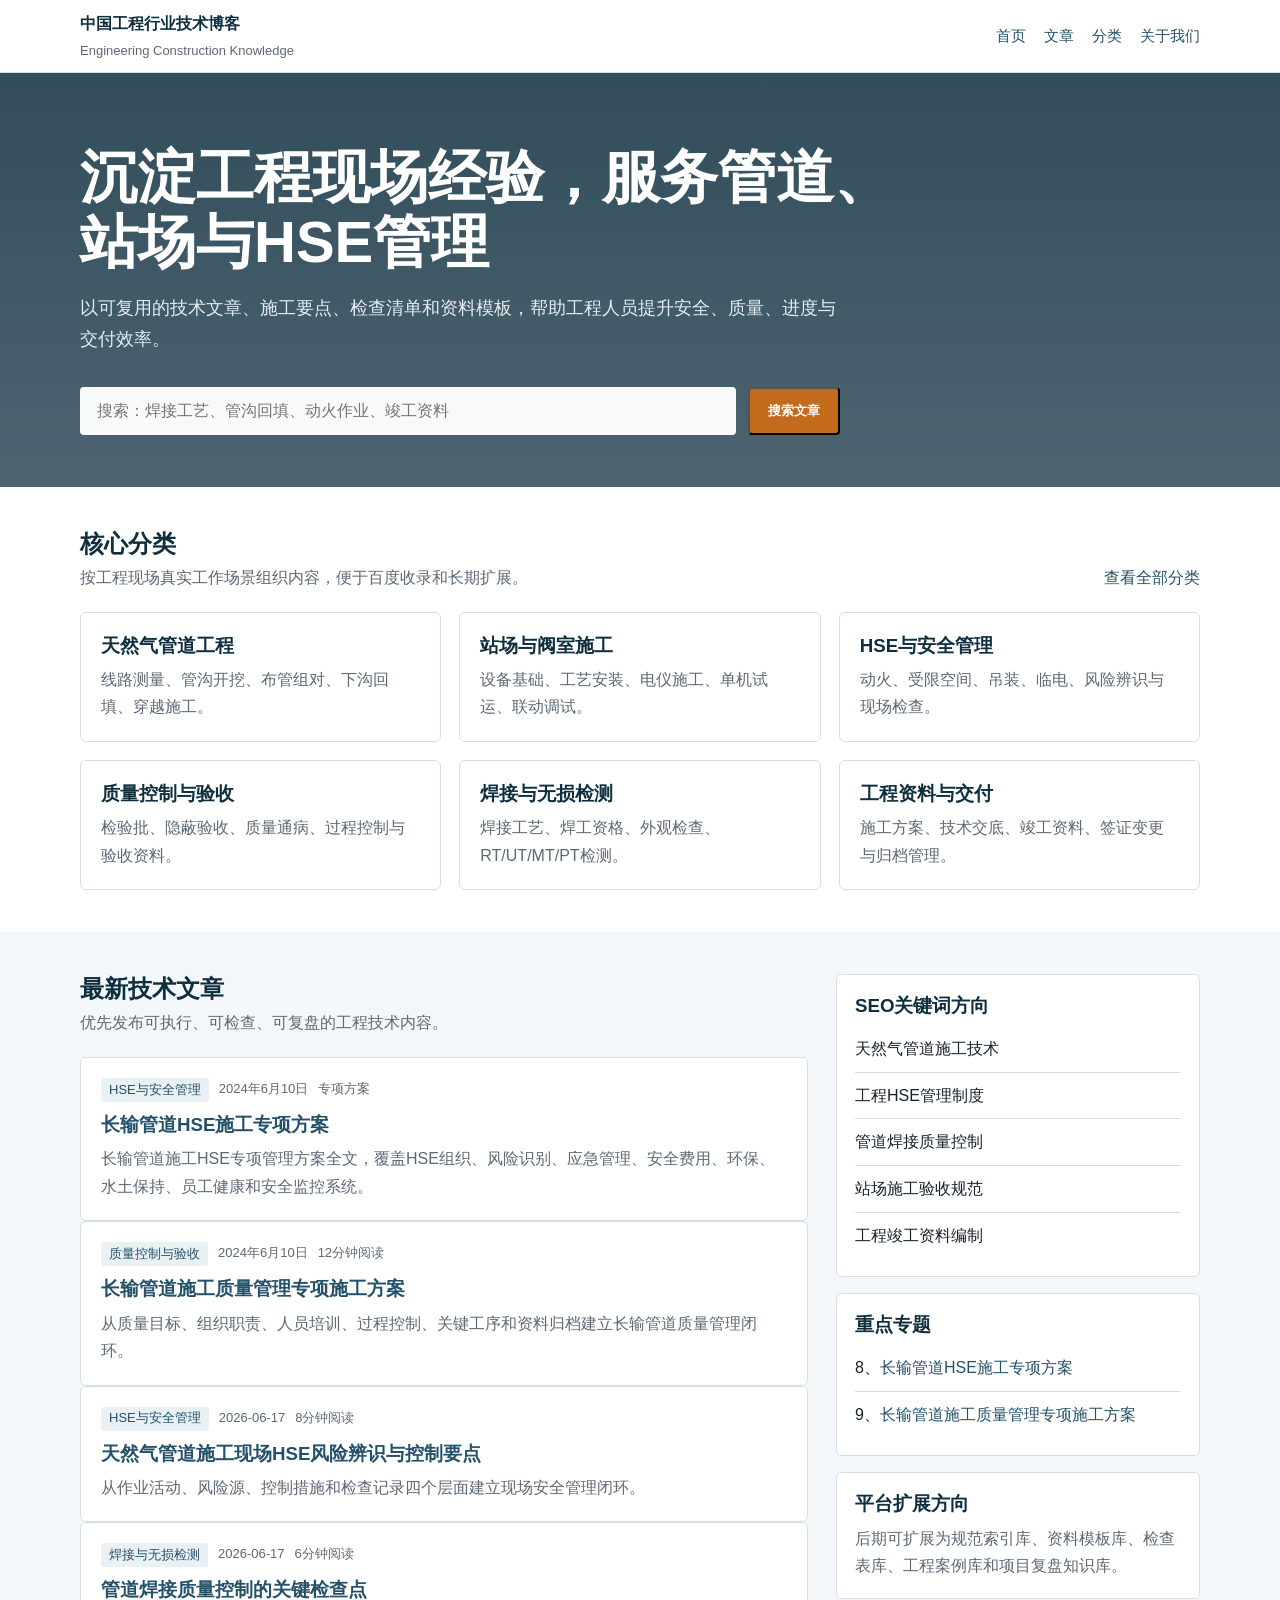
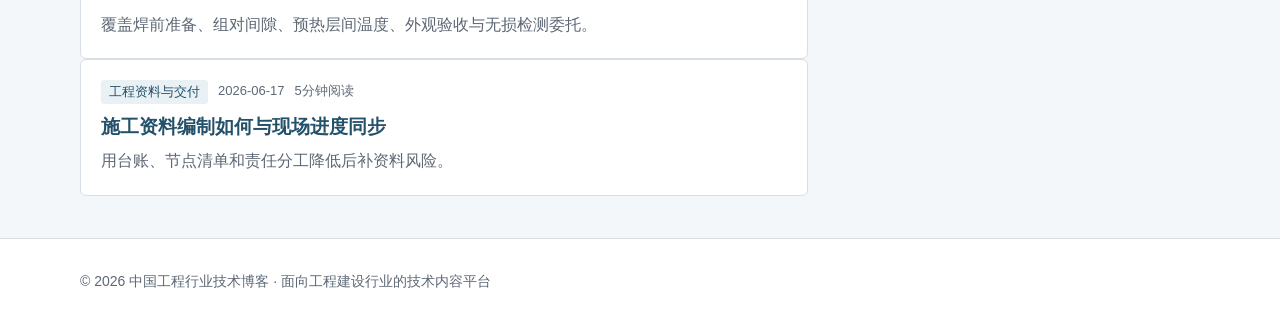
<file: index.html>
<!doctype html>
<html lang="zh-CN">
<head>
  <meta charset="utf-8">
  <meta name="viewport" content="width=device-width, initial-scale=1">
  <title>中国工程行业技术博客 - 管道工程、HSE、安全质量、焊接与资料管理</title>
  <meta name="description" content="面向中国工程建设行业的一线技术博客，覆盖天然气管道、站场施工、HSE安全管理、质量控制、焊接工程、资料编制与项目管理。">
  <meta name="keywords" content="中国工程行业技术博客,天然气管道施工,HSE管理,焊接工程,质量控制,站场施工,工程资料">
  <link rel="stylesheet" href="assets/style.css">
</head>
<body>
  <header class="site-header">
    <div class="wrap topbar">
      <a class="brand" href="index.html">中国工程行业技术博客<span>Engineering Construction Knowledge</span></a>
      <nav class="nav">
        <a href="index.html">首页</a>
        <a href="articles/index.html">文章</a>
        <a href="categories/index.html">分类</a>
        <a href="about.html">关于我们</a>
      </nav>
    </div>
  </header>

  <main>
    <section class="hero">
      <div class="wrap">
        <h1>沉淀工程现场经验，服务管道、站场与HSE管理</h1>
        <p>以可复用的技术文章、施工要点、检查清单和资料模板，帮助工程人员提升安全、质量、进度与交付效率。</p>
        <form class="search-strip" action="articles/index.html">
          <input name="q" placeholder="搜索：焊接工艺、管沟回填、动火作业、竣工资料">
          <button class="button" type="submit">搜索文章</button>
        </form>
      </div>
    </section>

    <section class="section">
      <div class="wrap section-title">
        <div>
          <h2>核心分类</h2>
          <p>按工程现场真实工作场景组织内容，便于百度收录和长期扩展。</p>
        </div>
        <a href="categories/index.html">查看全部分类</a>
      </div>
      <div class="wrap grid">
        <article class="card"><h3>天然气管道工程</h3><p>线路测量、管沟开挖、布管组对、下沟回填、穿越施工。</p></article>
        <article class="card"><h3>站场与阀室施工</h3><p>设备基础、工艺安装、电仪施工、单机试运、联动调试。</p></article>
        <article class="card"><h3>HSE与安全管理</h3><p>动火、受限空间、吊装、临电、风险辨识与现场检查。</p></article>
        <article class="card"><h3>质量控制与验收</h3><p>检验批、隐蔽验收、质量通病、过程控制与验收资料。</p></article>
        <article class="card"><h3>焊接与无损检测</h3><p>焊接工艺、焊工资格、外观检查、RT/UT/MT/PT检测。</p></article>
        <article class="card"><h3>工程资料与交付</h3><p>施工方案、技术交底、竣工资料、签证变更与归档管理。</p></article>
      </div>
    </section>

    <section class="section band">
      <div class="wrap two-col">
        <div>
          <div class="section-title">
            <div>
              <h2>最新技术文章</h2>
              <p>优先发布可执行、可检查、可复盘的工程技术内容。</p>
            </div>
          </div>
          <article class="article-card">
            <div class="meta"><span class="tag">HSE与安全管理</span><span>2024年6月10日</span><span>专项方案</span></div>
            <h3><a href="articles/long-distance-pipeline-hse-special-plan.html">长输管道HSE施工专项方案</a></h3>
            <p>长输管道施工HSE专项管理方案全文，覆盖HSE组织、风险识别、应急管理、安全费用、环保、水土保持、员工健康和安全监控系统。</p>
          </article>
          <article class="article-card">
            <div class="meta"><span class="tag">质量控制与验收</span><span>2024年6月10日</span><span>12分钟阅读</span></div>
            <h3><a href="articles/long-distance-pipeline-quality-management-plan.html">长输管道施工质量管理专项施工方案</a></h3>
            <p>从质量目标、组织职责、人员培训、过程控制、关键工序和资料归档建立长输管道质量管理闭环。</p>
          </article>
          <article class="article-card">
            <div class="meta"><span class="tag">HSE与安全管理</span><span>2026-06-17</span><span>8分钟阅读</span></div>
            <h3><a href="articles/hse-risk-control.html">天然气管道施工现场HSE风险辨识与控制要点</a></h3>
            <p>从作业活动、风险源、控制措施和检查记录四个层面建立现场安全管理闭环。</p>
          </article>
          <article class="article-card">
            <div class="meta"><span class="tag">焊接与无损检测</span><span>2026-06-17</span><span>6分钟阅读</span></div>
            <h3><a href="articles/welding-quality.html">管道焊接质量控制的关键检查点</a></h3>
            <p>覆盖焊前准备、组对间隙、预热层间温度、外观验收与无损检测委托。</p>
          </article>
          <article class="article-card">
            <div class="meta"><span class="tag">工程资料与交付</span><span>2026-06-17</span><span>5分钟阅读</span></div>
            <h3><a href="articles/project-documents.html">施工资料编制如何与现场进度同步</a></h3>
            <p>用台账、节点清单和责任分工降低后补资料风险。</p>
          </article>
        </div>
        <aside>
          <div class="sidebox">
            <h3>SEO关键词方向</h3>
            <ul class="link-list">
              <li>天然气管道施工技术</li>
              <li>工程HSE管理制度</li>
              <li>管道焊接质量控制</li>
              <li>站场施工验收规范</li>
              <li>工程竣工资料编制</li>
            </ul>
          </div>
          <div class="sidebox">
            <h3>重点专题</h3>
            <ul class="link-list">
              <li>8、<a href="articles/long-distance-pipeline-hse-special-plan.html">长输管道HSE施工专项方案</a></li>
              <li>9、<a href="articles/long-distance-pipeline-quality-management-plan.html">长输管道施工质量管理专项施工方案</a></li>
            </ul>
          </div>
          <div class="sidebox">
            <h3>平台扩展方向</h3>
            <p>后期可扩展为规范索引库、资料模板库、检查表库、工程案例库和项目复盘知识库。</p>
          </div>
        </aside>
      </div>
    </section>
  </main>

  <footer class="footer">
    <div class="wrap">© 2026 中国工程行业技术博客 · 面向工程建设行业的技术内容平台</div>
  </footer>
</body>
</html>
</file>
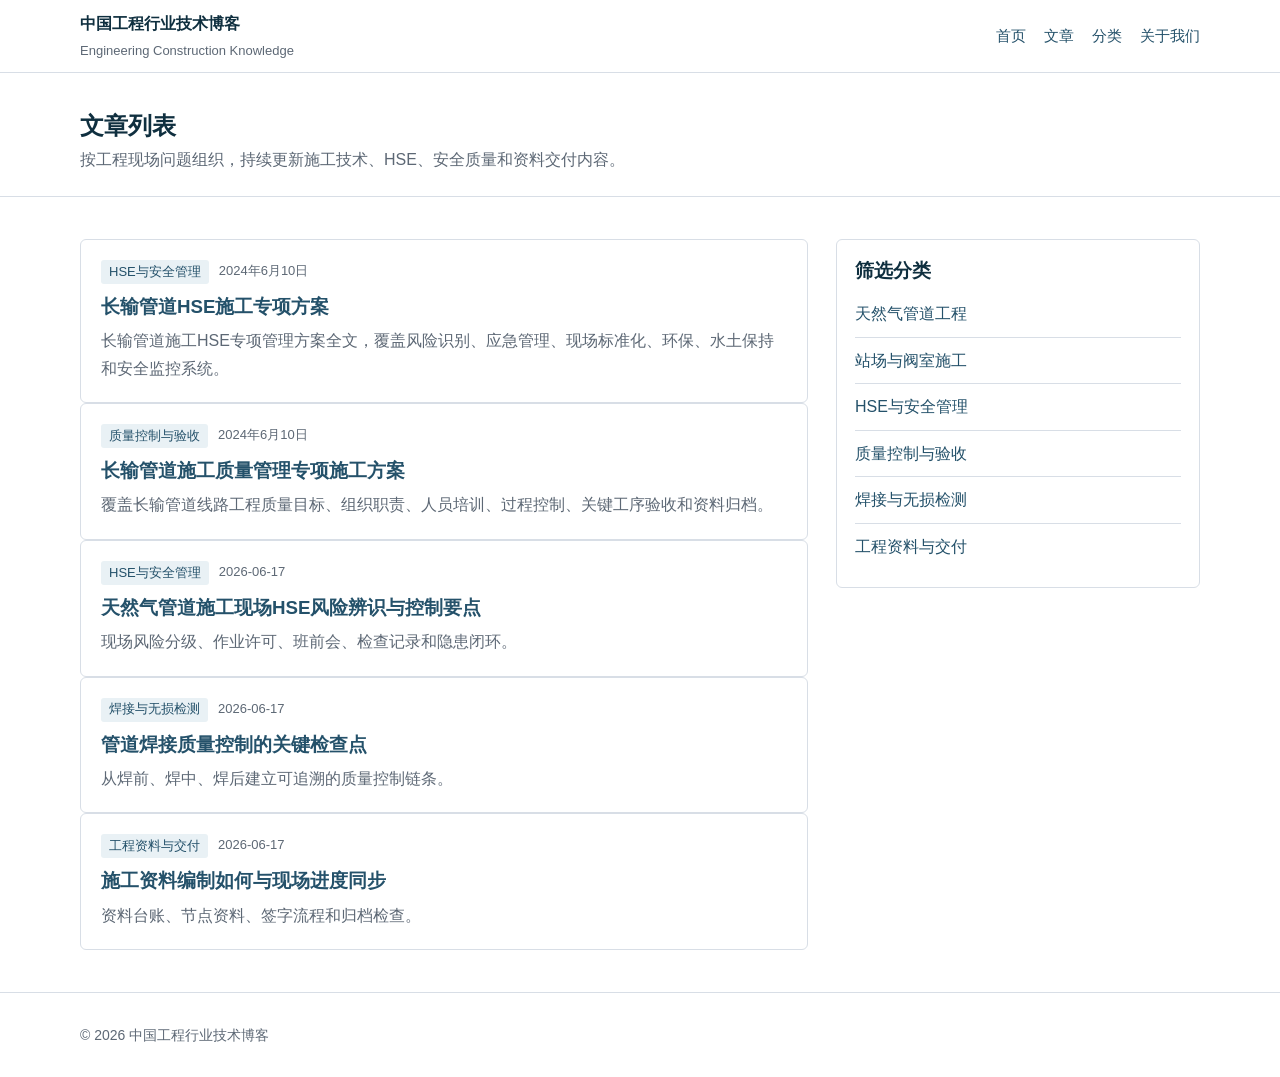
<file: articles/index.html>
<!doctype html>
<html lang="zh-CN">
<head>
  <meta charset="utf-8">
  <meta name="viewport" content="width=device-width, initial-scale=1">
  <title>文章列表 - 中国工程行业技术博客</title>
  <meta name="description" content="中国工程建设行业技术文章列表，覆盖管道施工、站场施工、HSE、安全管理、质量控制、焊接工程和资料编制。">
  <link rel="stylesheet" href="../assets/style.css">
</head>
<body>
  <header class="site-header">
    <div class="wrap topbar">
      <a class="brand" href="../index.html">中国工程行业技术博客<span>Engineering Construction Knowledge</span></a>
      <nav class="nav"><a href="../index.html">首页</a><a href="index.html">文章</a><a href="../categories/index.html">分类</a><a href="../about.html">关于我们</a></nav>
    </div>
  </header>
  <main>
    <section class="page-title"><div class="wrap"><h1>文章列表</h1><p>按工程现场问题组织，持续更新施工技术、HSE、安全质量和资料交付内容。</p></div></section>
    <section class="section">
      <div class="wrap two-col">
        <div>
          <article class="article-card"><div class="meta"><span class="tag">HSE与安全管理</span><span>2024年6月10日</span></div><h3><a href="long-distance-pipeline-hse-special-plan.html">长输管道HSE施工专项方案</a></h3><p>长输管道施工HSE专项管理方案全文，覆盖风险识别、应急管理、现场标准化、环保、水土保持和安全监控系统。</p></article>
          <article class="article-card"><div class="meta"><span class="tag">质量控制与验收</span><span>2024年6月10日</span></div><h3><a href="long-distance-pipeline-quality-management-plan.html">长输管道施工质量管理专项施工方案</a></h3><p>覆盖长输管道线路工程质量目标、组织职责、人员培训、过程控制、关键工序验收和资料归档。</p></article>
          <article class="article-card"><div class="meta"><span class="tag">HSE与安全管理</span><span>2026-06-17</span></div><h3><a href="hse-risk-control.html">天然气管道施工现场HSE风险辨识与控制要点</a></h3><p>现场风险分级、作业许可、班前会、检查记录和隐患闭环。</p></article>
          <article class="article-card"><div class="meta"><span class="tag">焊接与无损检测</span><span>2026-06-17</span></div><h3><a href="welding-quality.html">管道焊接质量控制的关键检查点</a></h3><p>从焊前、焊中、焊后建立可追溯的质量控制链条。</p></article>
          <article class="article-card"><div class="meta"><span class="tag">工程资料与交付</span><span>2026-06-17</span></div><h3><a href="project-documents.html">施工资料编制如何与现场进度同步</a></h3><p>资料台账、节点资料、签字流程和归档检查。</p></article>
        </div>
        <aside>
          <div class="sidebox"><h3>筛选分类</h3><ul class="link-list"><li><a href="../categories/index.html#pipeline">天然气管道工程</a></li><li><a href="../categories/index.html#station">站场与阀室施工</a></li><li><a href="../categories/index.html#hse">HSE与安全管理</a></li><li><a href="../categories/index.html#quality">质量控制与验收</a></li><li><a href="../categories/index.html#welding">焊接与无损检测</a></li><li><a href="../categories/index.html#docs">工程资料与交付</a></li></ul></div>
        </aside>
      </div>
    </section>
  </main>
  <footer class="footer"><div class="wrap">© 2026 中国工程行业技术博客</div></footer>
</body>
</html>
</file>
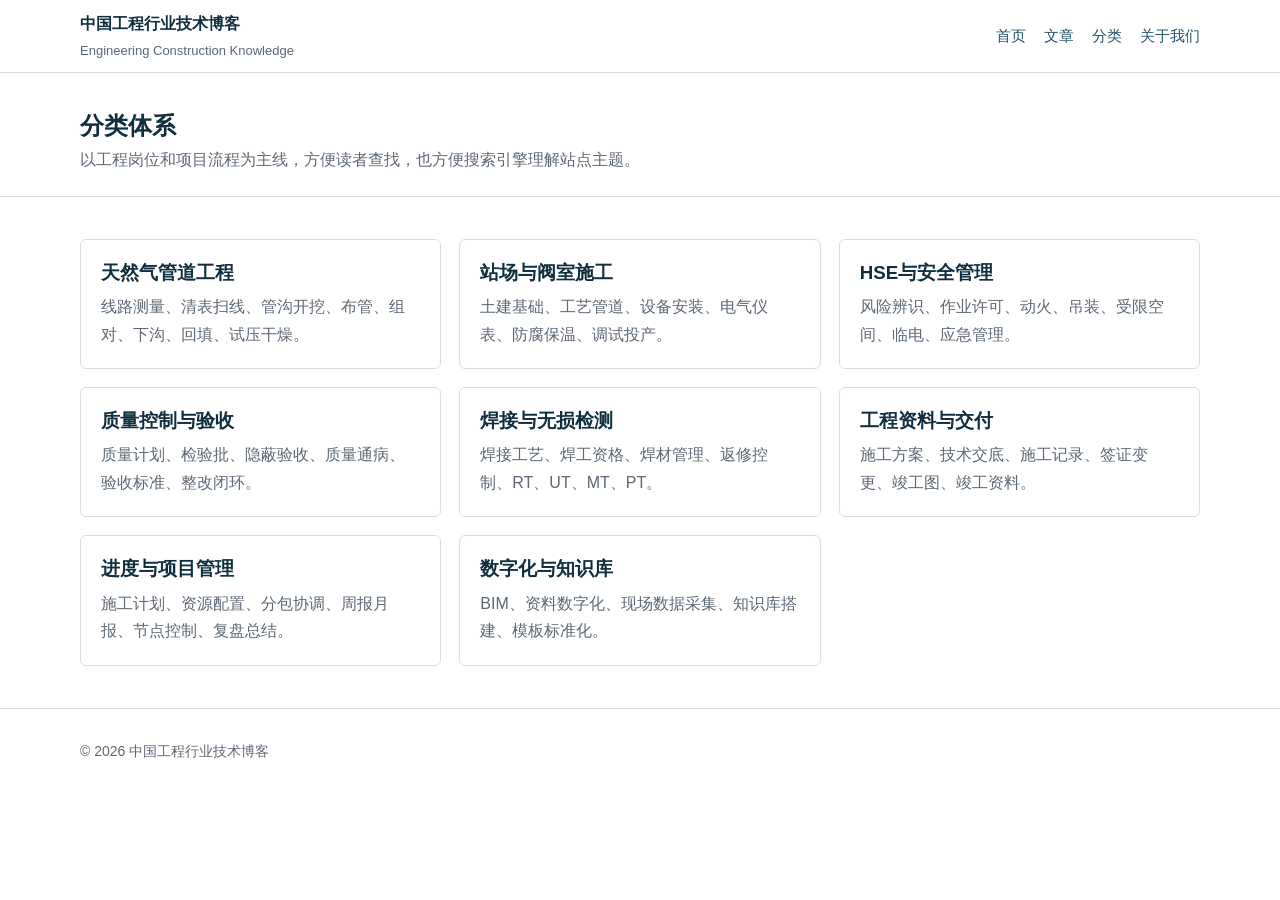
<file: categories/index.html>
<!doctype html>
<html lang="zh-CN">
<head>
  <meta charset="utf-8">
  <meta name="viewport" content="width=device-width, initial-scale=1">
  <title>文章分类 - 中国工程行业技术博客</title>
  <meta name="description" content="中国工程行业技术博客分类体系，覆盖天然气管道、站场施工、HSE、安全管理、质量控制、焊接工程、工程资料等方向。">
  <link rel="stylesheet" href="../assets/style.css">
</head>
<body>
  <header class="site-header"><div class="wrap topbar"><a class="brand" href="../index.html">中国工程行业技术博客<span>Engineering Construction Knowledge</span></a><nav class="nav"><a href="../index.html">首页</a><a href="../articles/index.html">文章</a><a href="index.html">分类</a><a href="../about.html">关于我们</a></nav></div></header>
  <main>
    <section class="page-title"><div class="wrap"><h1>分类体系</h1><p>以工程岗位和项目流程为主线，方便读者查找，也方便搜索引擎理解站点主题。</p></div></section>
    <section class="section"><div class="wrap grid">
      <article id="pipeline" class="card"><h3>天然气管道工程</h3><p>线路测量、清表扫线、管沟开挖、布管、组对、下沟、回填、试压干燥。</p></article>
      <article id="station" class="card"><h3>站场与阀室施工</h3><p>土建基础、工艺管道、设备安装、电气仪表、防腐保温、调试投产。</p></article>
      <article id="hse" class="card"><h3>HSE与安全管理</h3><p>风险辨识、作业许可、动火、吊装、受限空间、临电、应急管理。</p></article>
      <article id="quality" class="card"><h3>质量控制与验收</h3><p>质量计划、检验批、隐蔽验收、质量通病、验收标准、整改闭环。</p></article>
      <article id="welding" class="card"><h3>焊接与无损检测</h3><p>焊接工艺、焊工资格、焊材管理、返修控制、RT、UT、MT、PT。</p></article>
      <article id="docs" class="card"><h3>工程资料与交付</h3><p>施工方案、技术交底、施工记录、签证变更、竣工图、竣工资料。</p></article>
      <article id="schedule" class="card"><h3>进度与项目管理</h3><p>施工计划、资源配置、分包协调、周报月报、节点控制、复盘总结。</p></article>
      <article id="digital" class="card"><h3>数字化与知识库</h3><p>BIM、资料数字化、现场数据采集、知识库搭建、模板标准化。</p></article>
    </div></section>
  </main>
  <footer class="footer"><div class="wrap">© 2026 中国工程行业技术博客</div></footer>
</body>
</html>
</file>
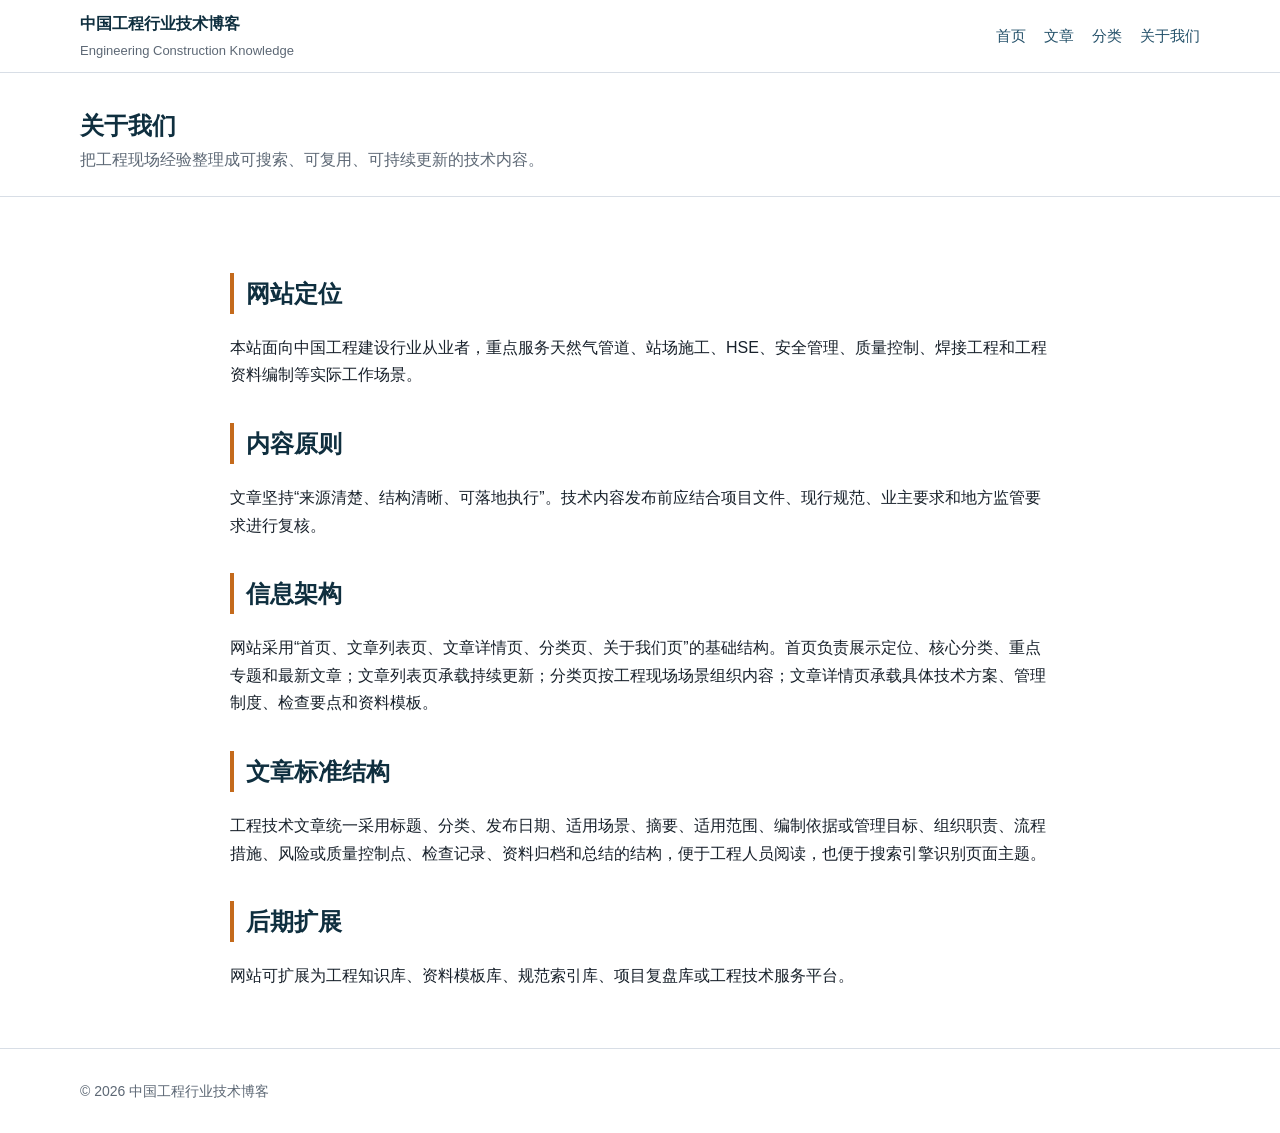
<file: about.html>
<!doctype html>
<html lang="zh-CN">
<head>
  <meta charset="utf-8">
  <meta name="viewport" content="width=device-width, initial-scale=1">
  <title>关于我们 - 中国工程行业技术博客</title>
  <meta name="description" content="中国工程行业技术博客专注工程建设行业技术经验沉淀，服务管道工程、站场施工、HSE、安全质量、焊接与资料管理。">
  <link rel="stylesheet" href="assets/style.css">
</head>
<body>
  <header class="site-header"><div class="wrap topbar"><a class="brand" href="index.html">中国工程行业技术博客<span>Engineering Construction Knowledge</span></a><nav class="nav"><a href="index.html">首页</a><a href="articles/index.html">文章</a><a href="categories/index.html">分类</a><a href="about.html">关于我们</a></nav></div></header>
  <main>
    <section class="page-title"><div class="wrap"><h1>关于我们</h1><p>把工程现场经验整理成可搜索、可复用、可持续更新的技术内容。</p></div></section>
    <section class="section"><div class="wrap article">
      <h2>网站定位</h2><p>本站面向中国工程建设行业从业者，重点服务天然气管道、站场施工、HSE、安全管理、质量控制、焊接工程和工程资料编制等实际工作场景。</p>
      <h2>内容原则</h2><p>文章坚持“来源清楚、结构清晰、可落地执行”。技术内容发布前应结合项目文件、现行规范、业主要求和地方监管要求进行复核。</p>
      <h2>信息架构</h2><p>网站采用“首页、文章列表页、文章详情页、分类页、关于我们页”的基础结构。首页负责展示定位、核心分类、重点专题和最新文章；文章列表页承载持续更新；分类页按工程现场场景组织内容；文章详情页承载具体技术方案、管理制度、检查要点和资料模板。</p>
      <h2>文章标准结构</h2><p>工程技术文章统一采用标题、分类、发布日期、适用场景、摘要、适用范围、编制依据或管理目标、组织职责、流程措施、风险或质量控制点、检查记录、资料归档和总结的结构，便于工程人员阅读，也便于搜索引擎识别页面主题。</p>
      <h2>后期扩展</h2><p>网站可扩展为工程知识库、资料模板库、规范索引库、项目复盘库或工程技术服务平台。</p>
    </div></section>
  </main>
  <footer class="footer"><div class="wrap">© 2026 中国工程行业技术博客</div></footer>
</body>
</html>
</file>
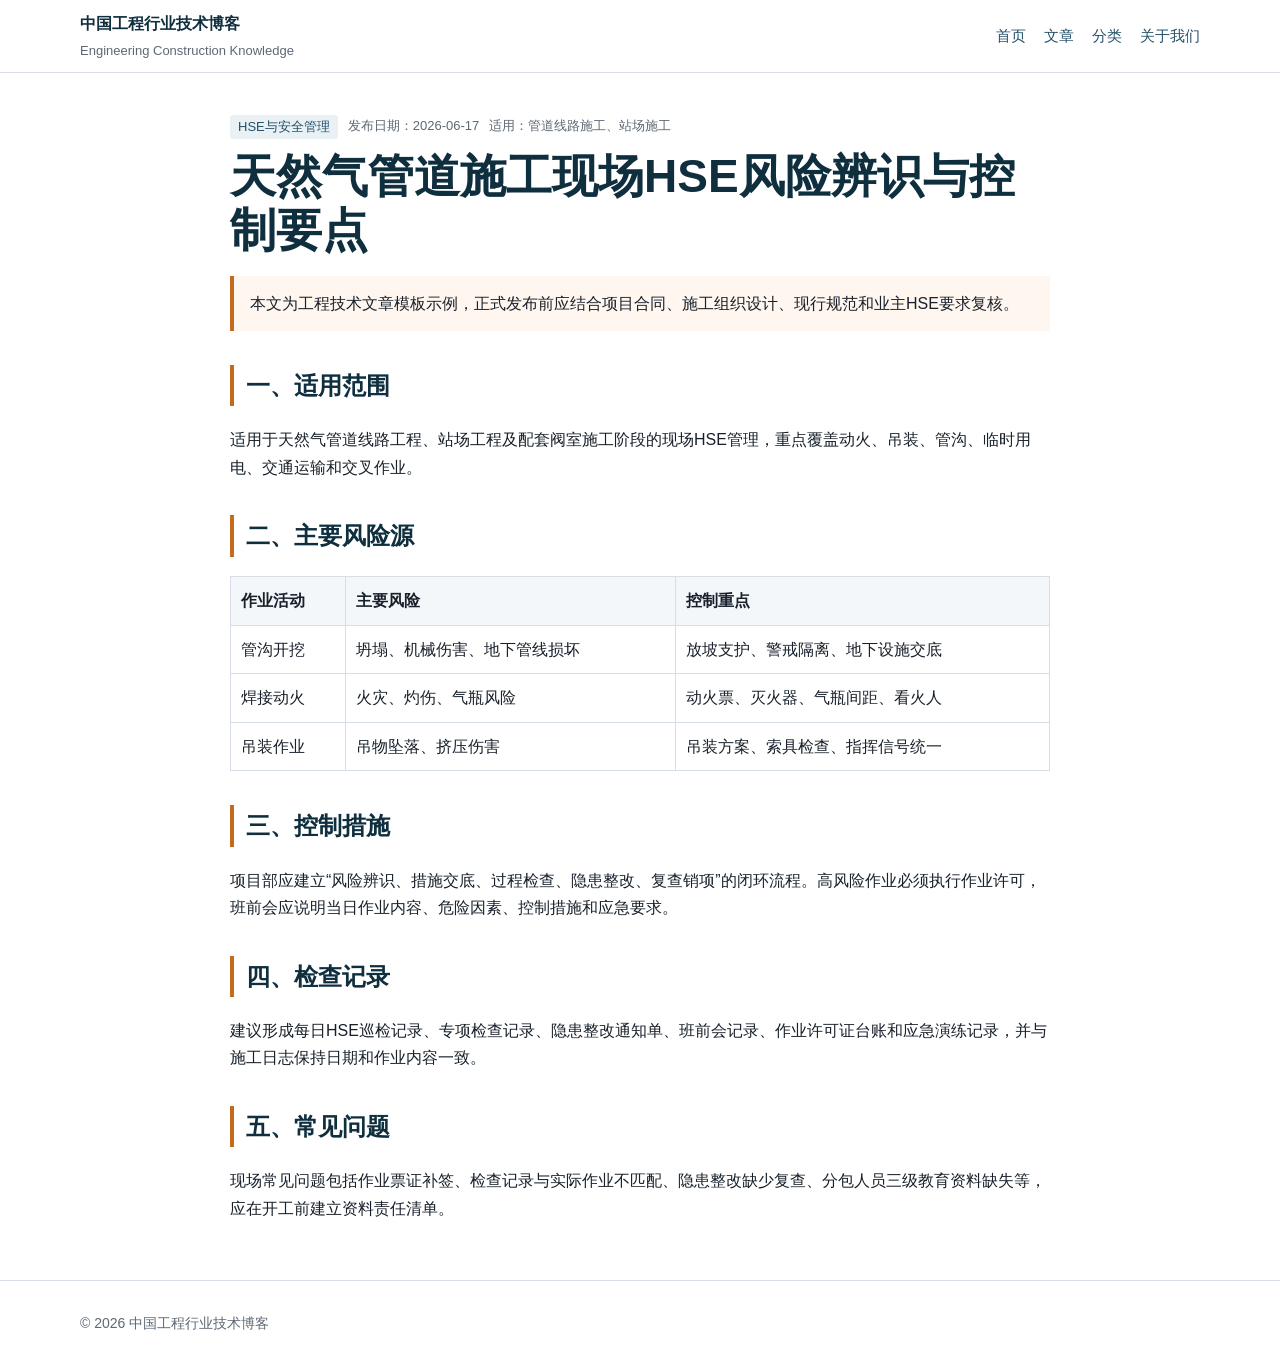
<file: articles/hse-risk-control.html>
<!doctype html>
<html lang="zh-CN">
<head>
  <meta charset="utf-8">
  <meta name="viewport" content="width=device-width, initial-scale=1">
  <title>天然气管道施工现场HSE风险辨识与控制要点</title>
  <meta name="description" content="天然气管道施工现场HSE风险辨识与控制要点，覆盖风险源、控制措施、检查记录和隐患闭环。">
  <link rel="stylesheet" href="../assets/style.css">
</head>
<body>
  <header class="site-header"><div class="wrap topbar"><a class="brand" href="../index.html">中国工程行业技术博客<span>Engineering Construction Knowledge</span></a><nav class="nav"><a href="../index.html">首页</a><a href="index.html">文章</a><a href="../categories/index.html">分类</a><a href="../about.html">关于我们</a></nav></div></header>
  <main class="section">
    <article class="wrap article">
      <div class="meta"><span class="tag">HSE与安全管理</span><span>发布日期：2026-06-17</span><span>适用：管道线路施工、站场施工</span></div>
      <h1>天然气管道施工现场HSE风险辨识与控制要点</h1>
      <p class="notice">本文为工程技术文章模板示例，正式发布前应结合项目合同、施工组织设计、现行规范和业主HSE要求复核。</p>
      <h2>一、适用范围</h2>
      <p>适用于天然气管道线路工程、站场工程及配套阀室施工阶段的现场HSE管理，重点覆盖动火、吊装、管沟、临时用电、交通运输和交叉作业。</p>
      <h2>二、主要风险源</h2>
      <table><tr><th>作业活动</th><th>主要风险</th><th>控制重点</th></tr><tr><td>管沟开挖</td><td>坍塌、机械伤害、地下管线损坏</td><td>放坡支护、警戒隔离、地下设施交底</td></tr><tr><td>焊接动火</td><td>火灾、灼伤、气瓶风险</td><td>动火票、灭火器、气瓶间距、看火人</td></tr><tr><td>吊装作业</td><td>吊物坠落、挤压伤害</td><td>吊装方案、索具检查、指挥信号统一</td></tr></table>
      <h2>三、控制措施</h2>
      <p>项目部应建立“风险辨识、措施交底、过程检查、隐患整改、复查销项”的闭环流程。高风险作业必须执行作业许可，班前会应说明当日作业内容、危险因素、控制措施和应急要求。</p>
      <h2>四、检查记录</h2>
      <p>建议形成每日HSE巡检记录、专项检查记录、隐患整改通知单、班前会记录、作业许可证台账和应急演练记录，并与施工日志保持日期和作业内容一致。</p>
      <h2>五、常见问题</h2>
      <p>现场常见问题包括作业票证补签、检查记录与实际作业不匹配、隐患整改缺少复查、分包人员三级教育资料缺失等，应在开工前建立资料责任清单。</p>
    </article>
  </main>
  <footer class="footer"><div class="wrap">© 2026 中国工程行业技术博客</div></footer>
</body>
</html>
</file>
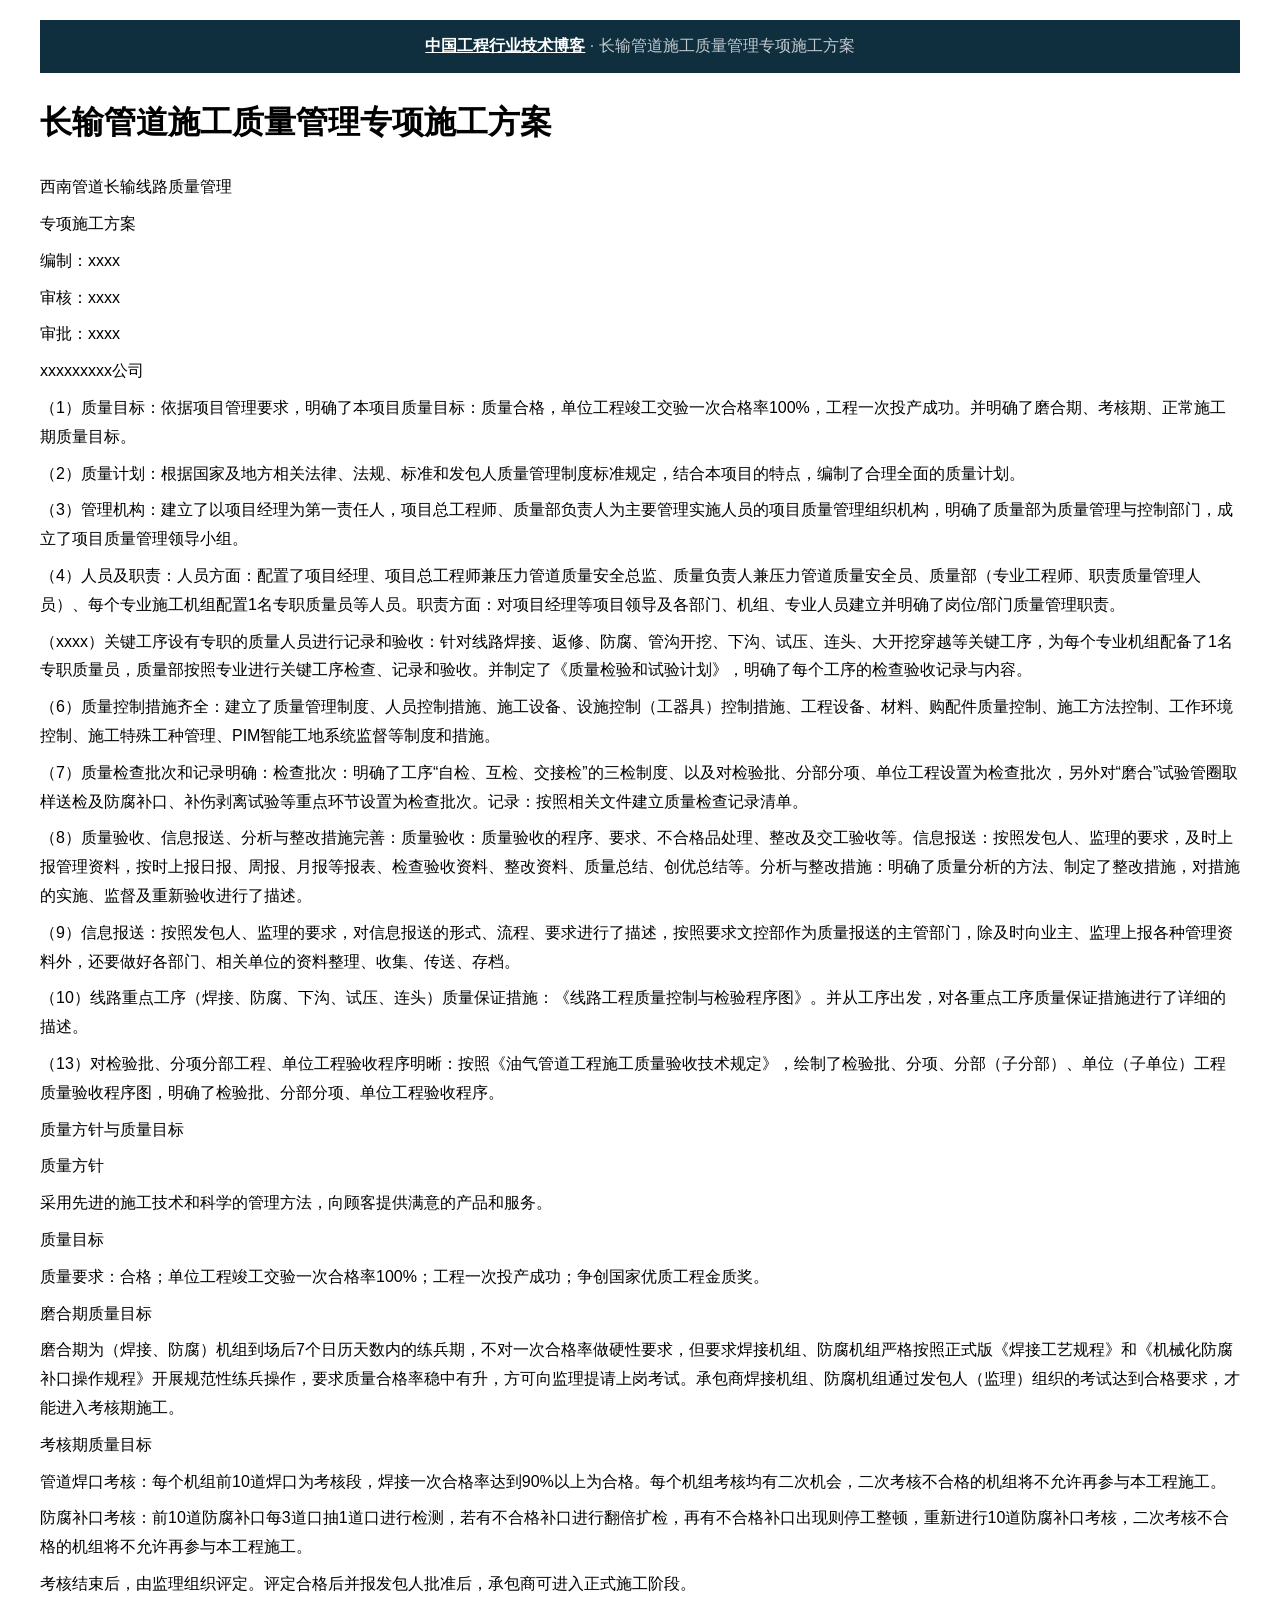
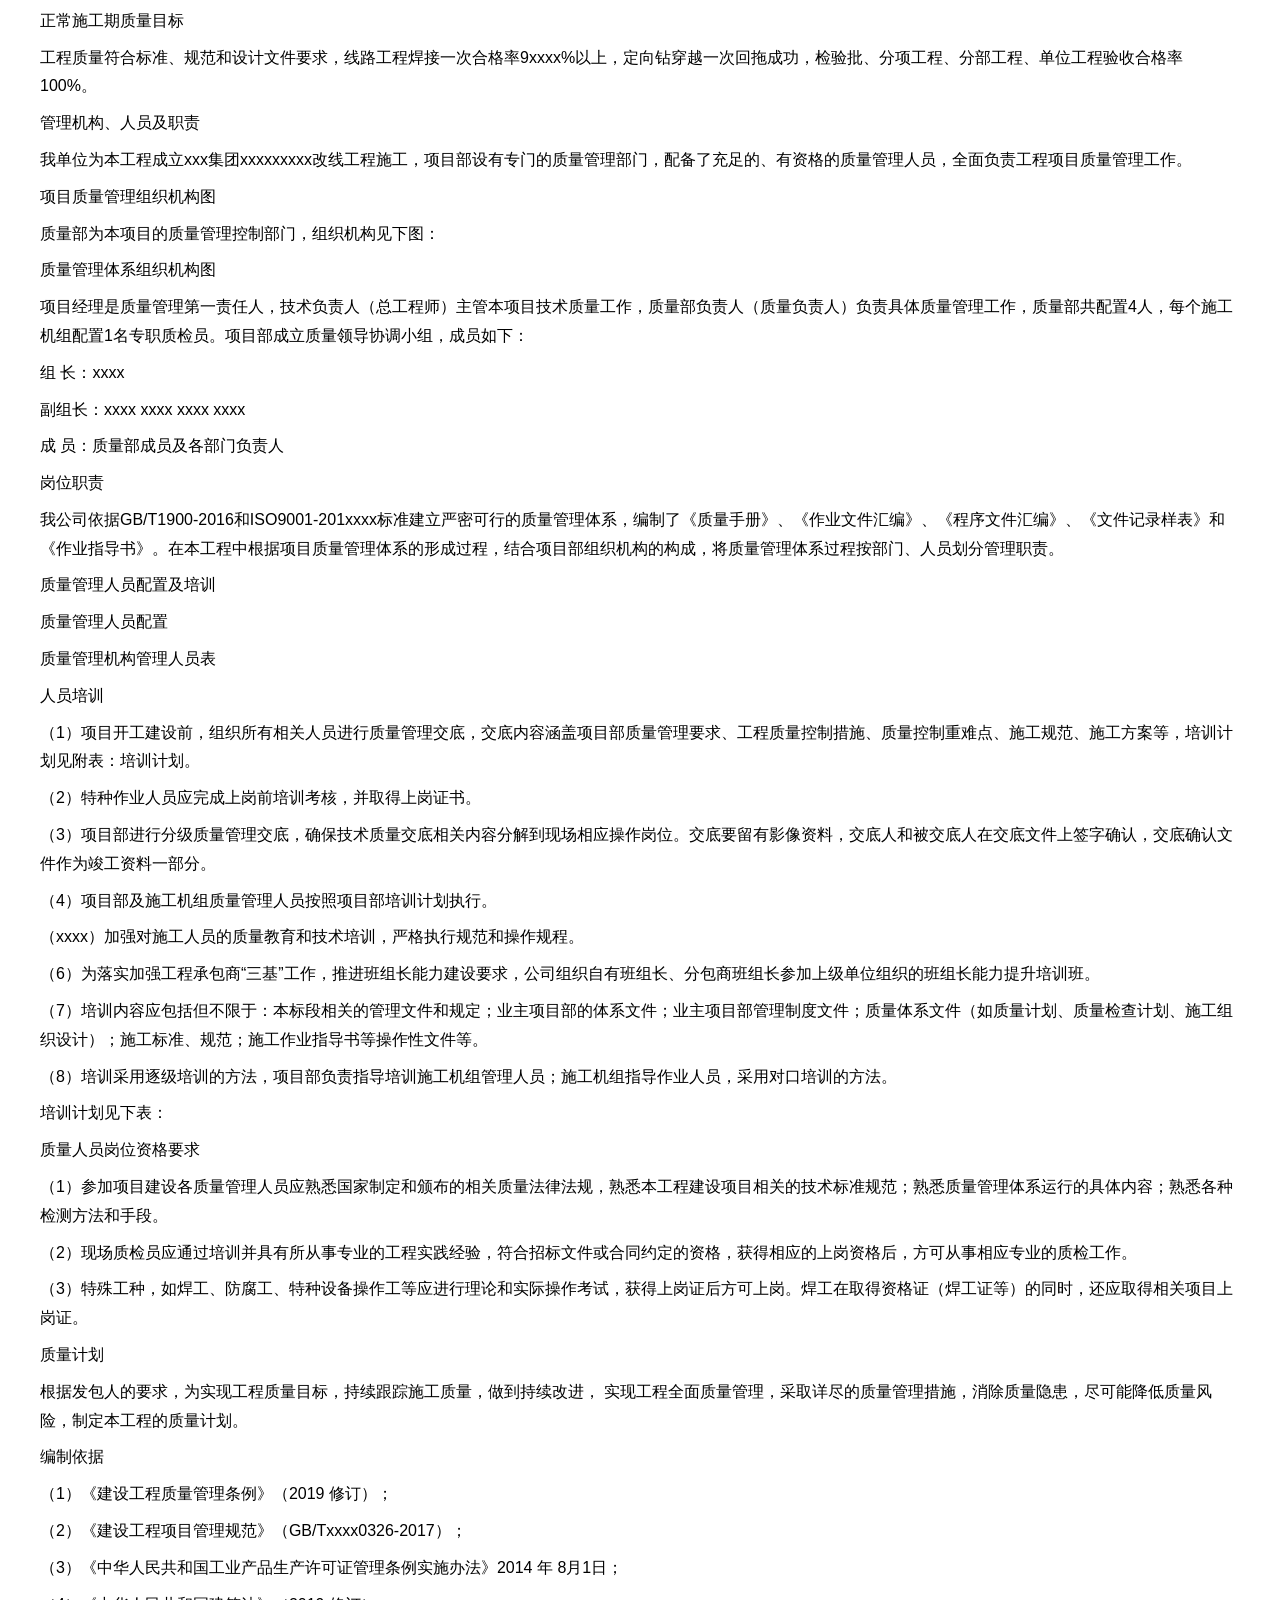
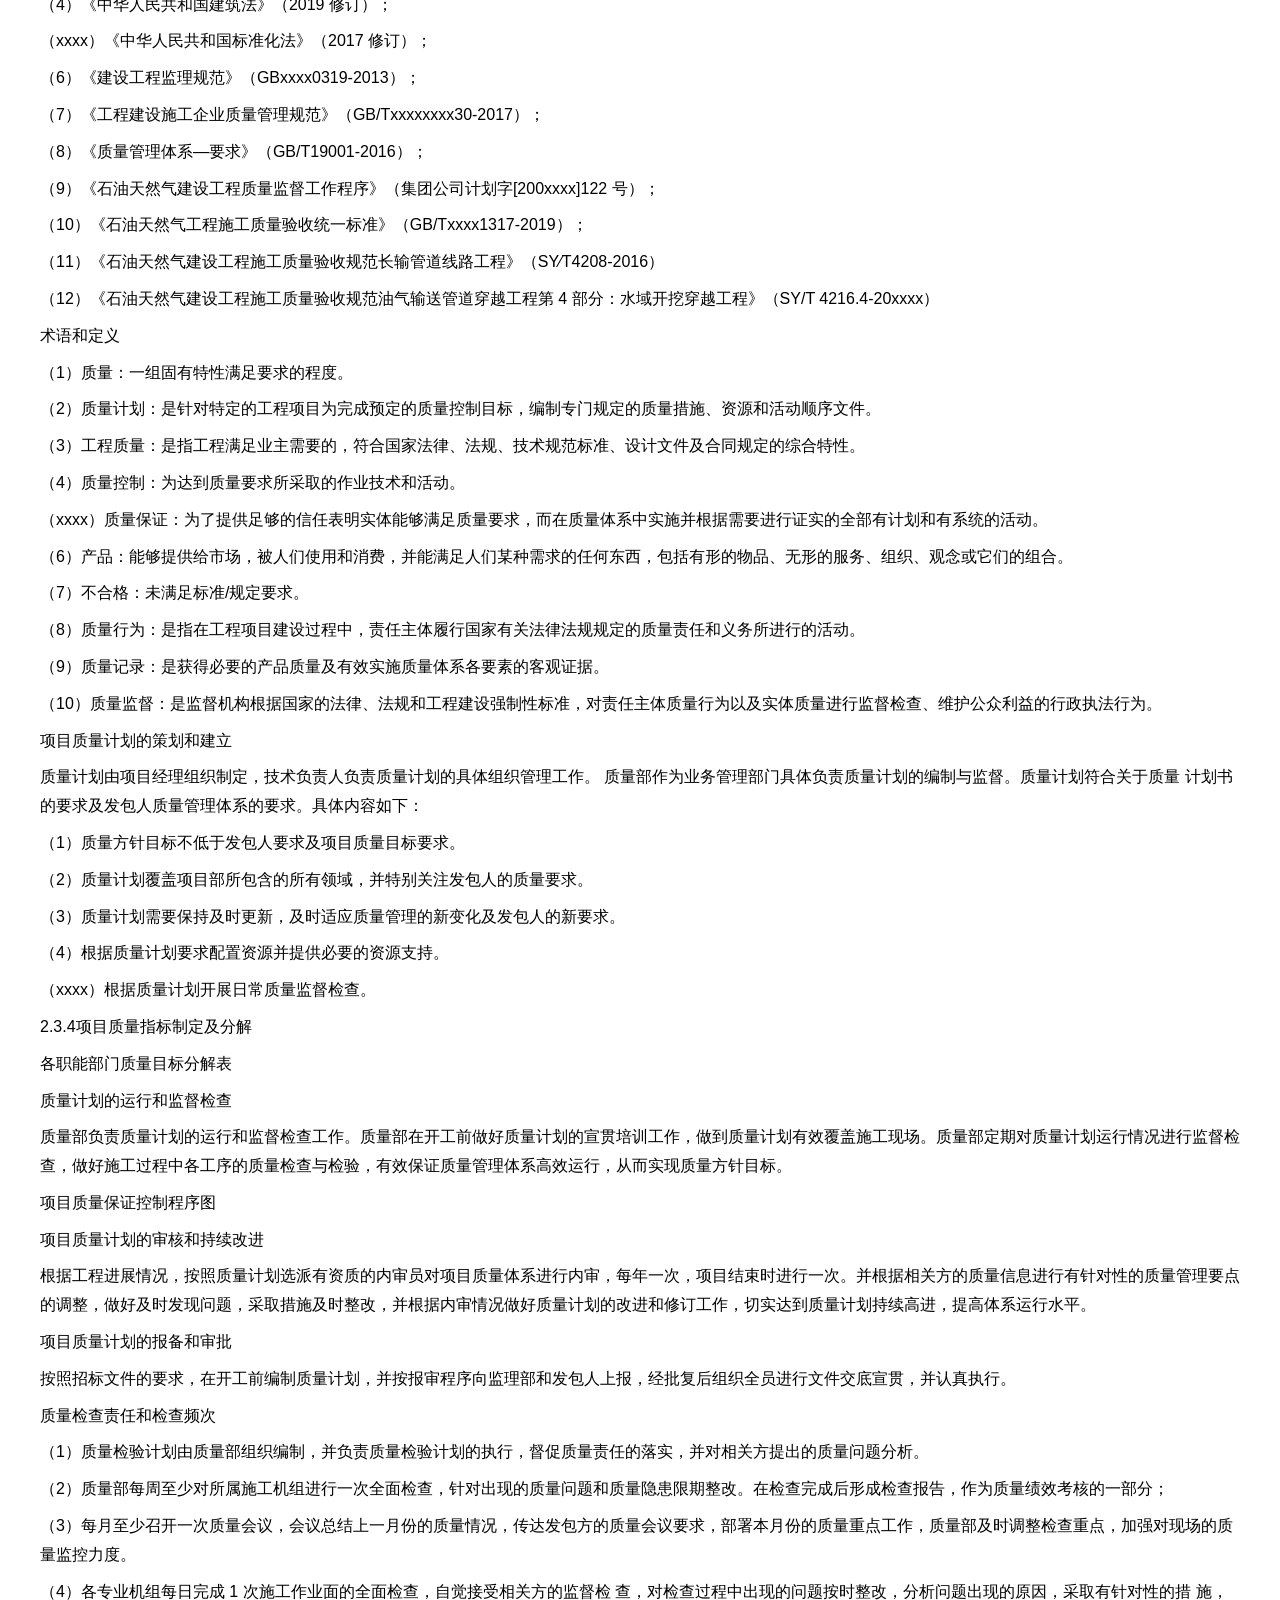
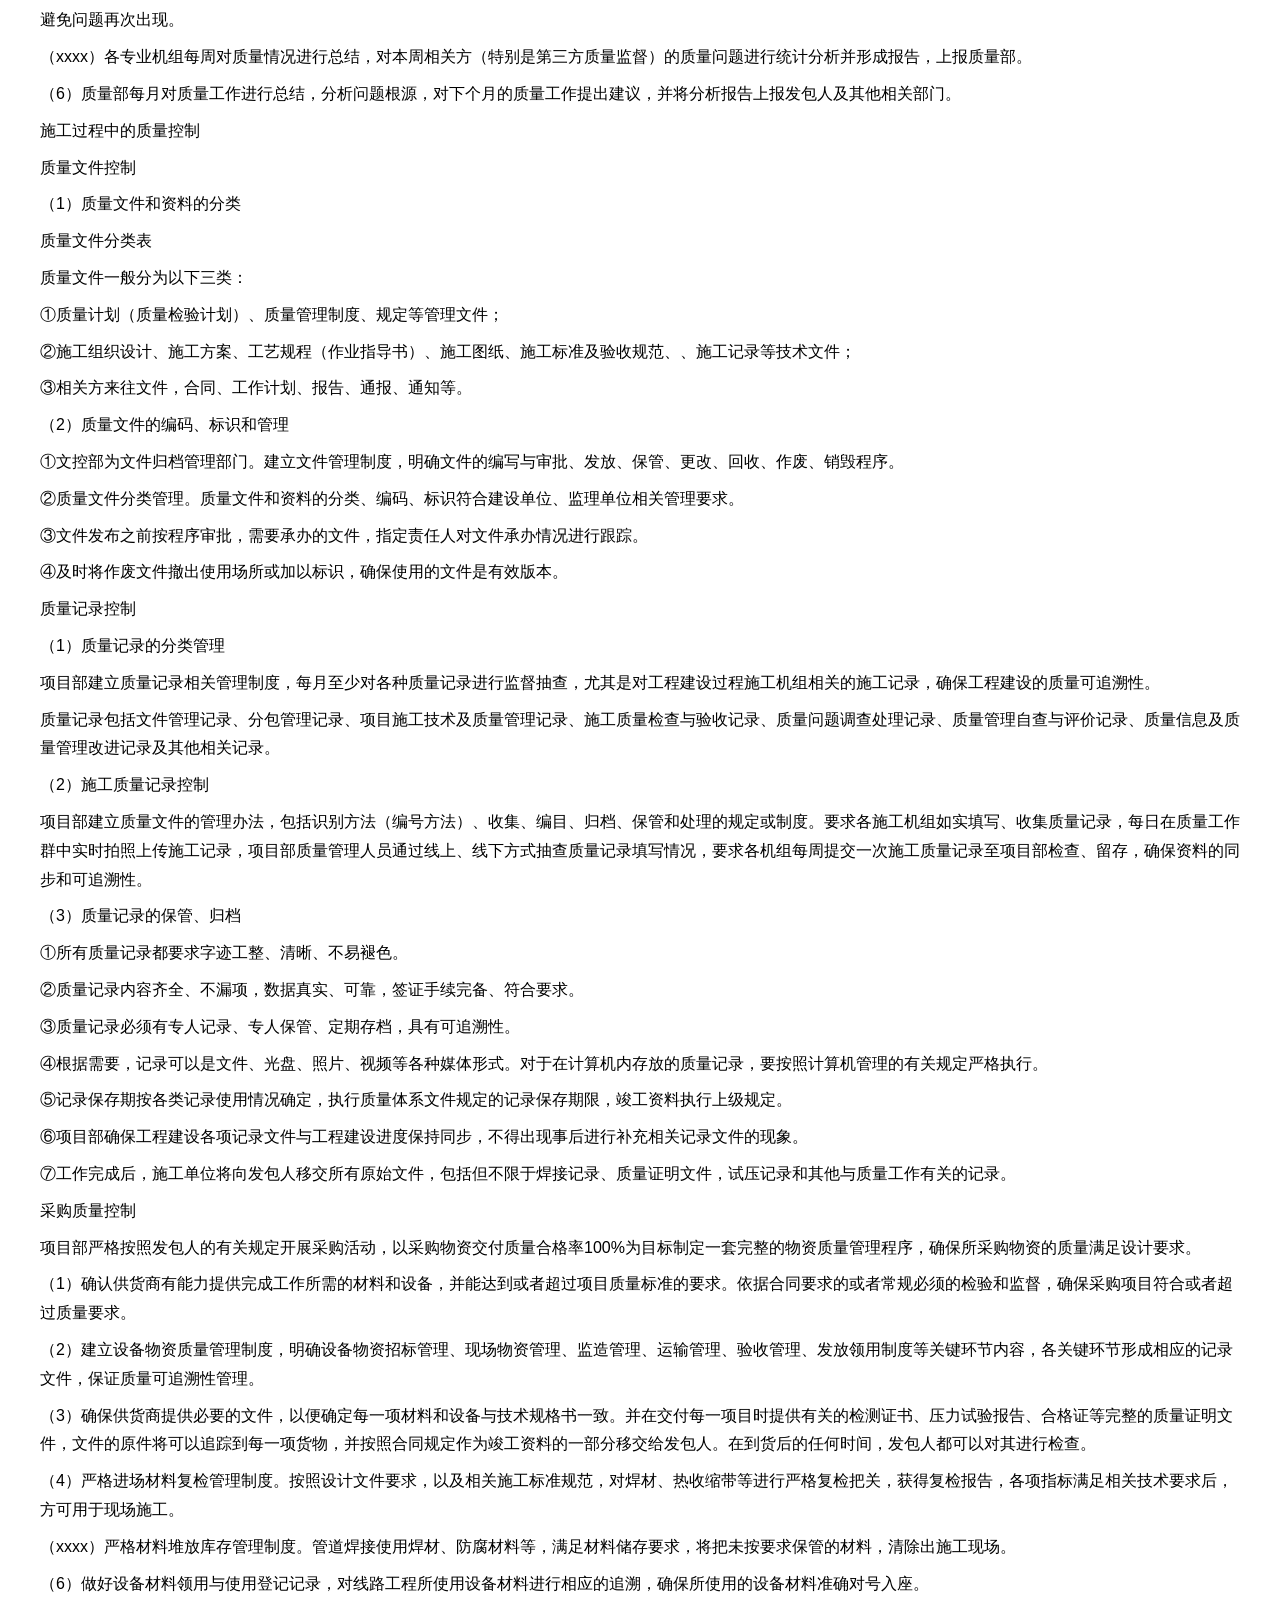
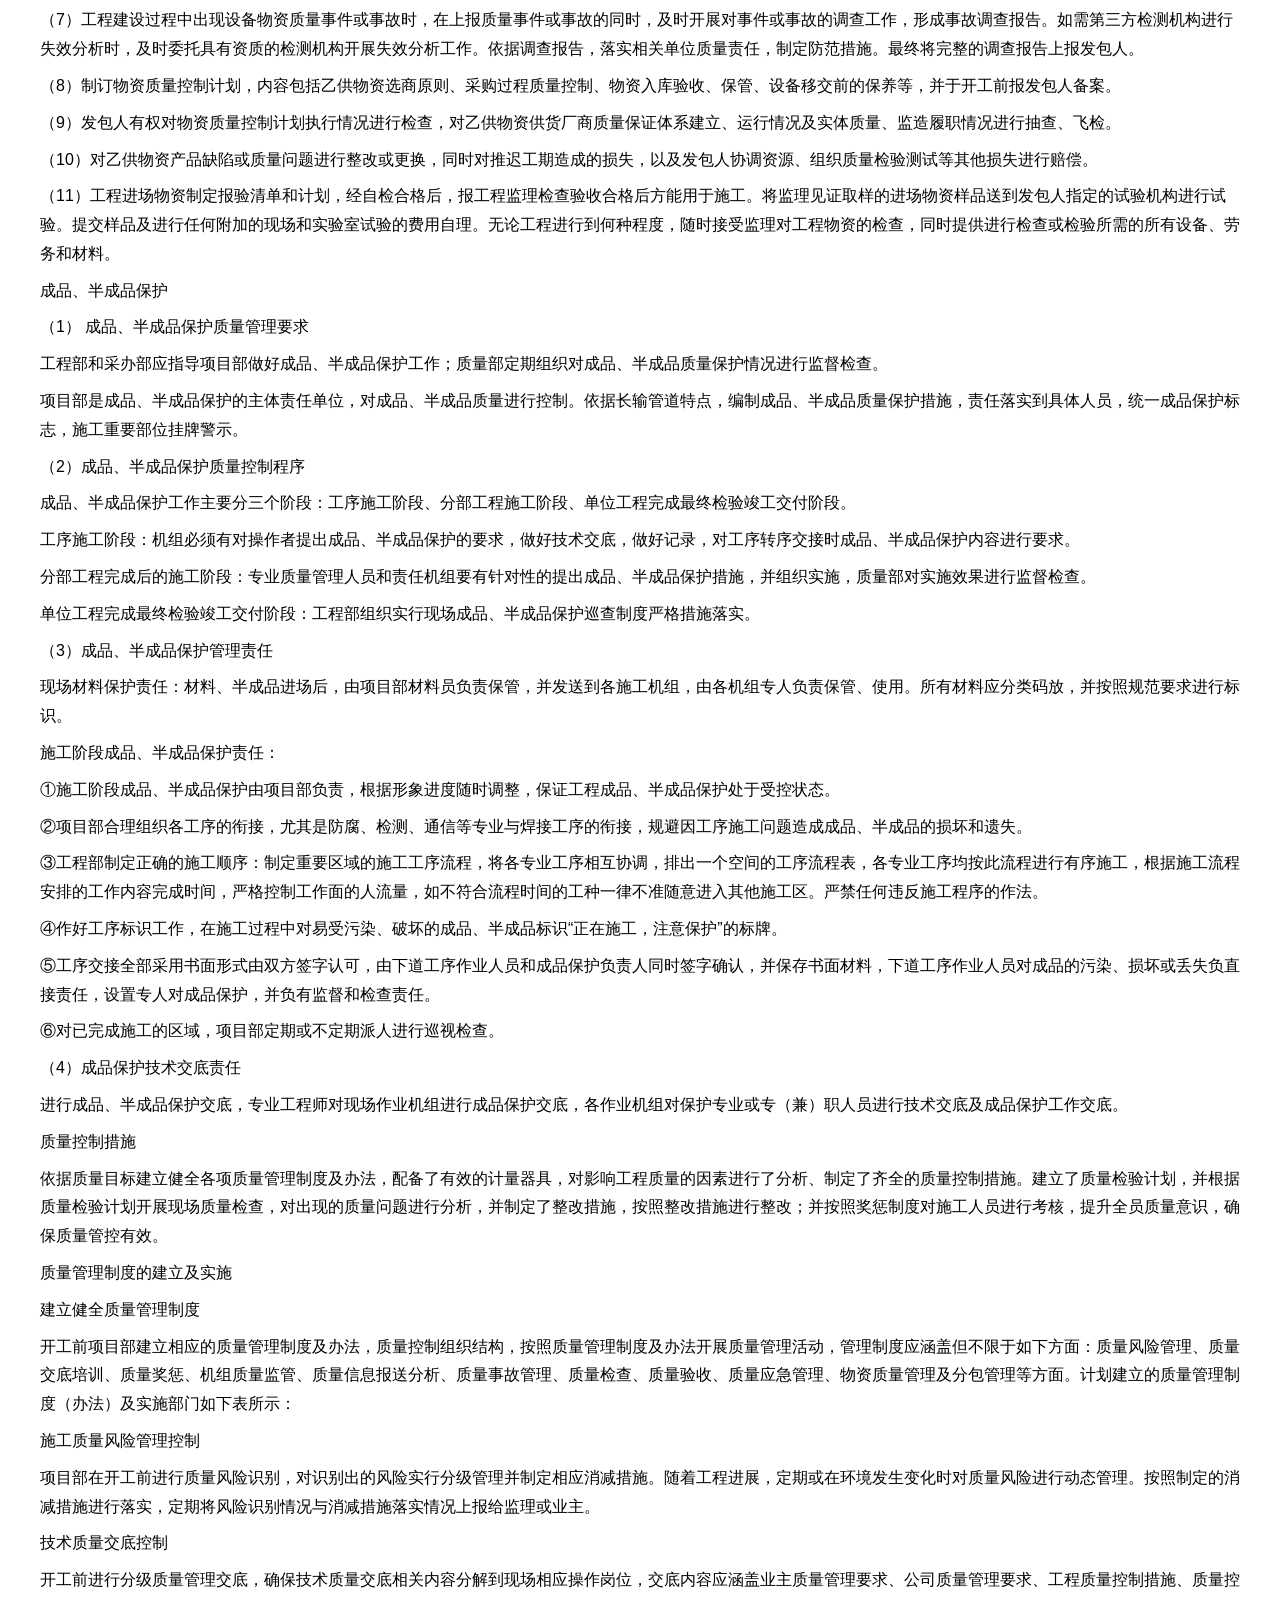
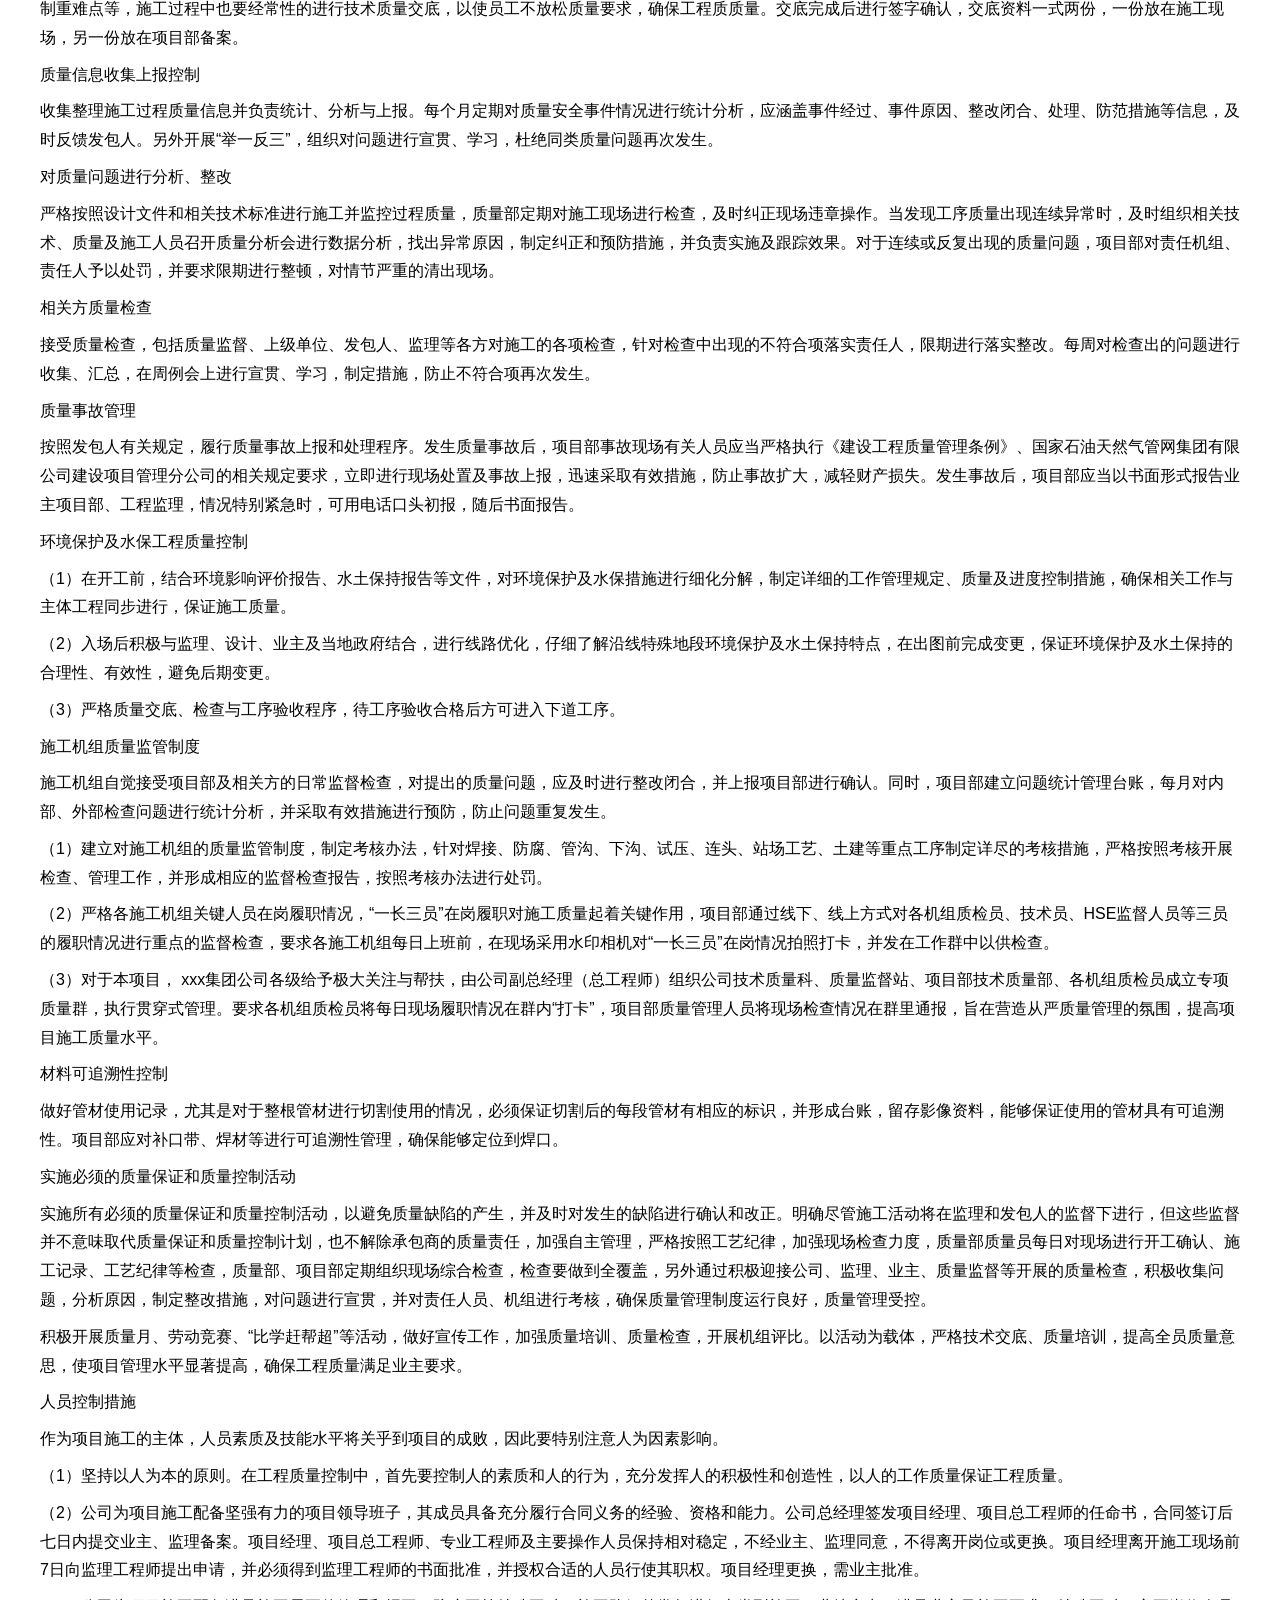
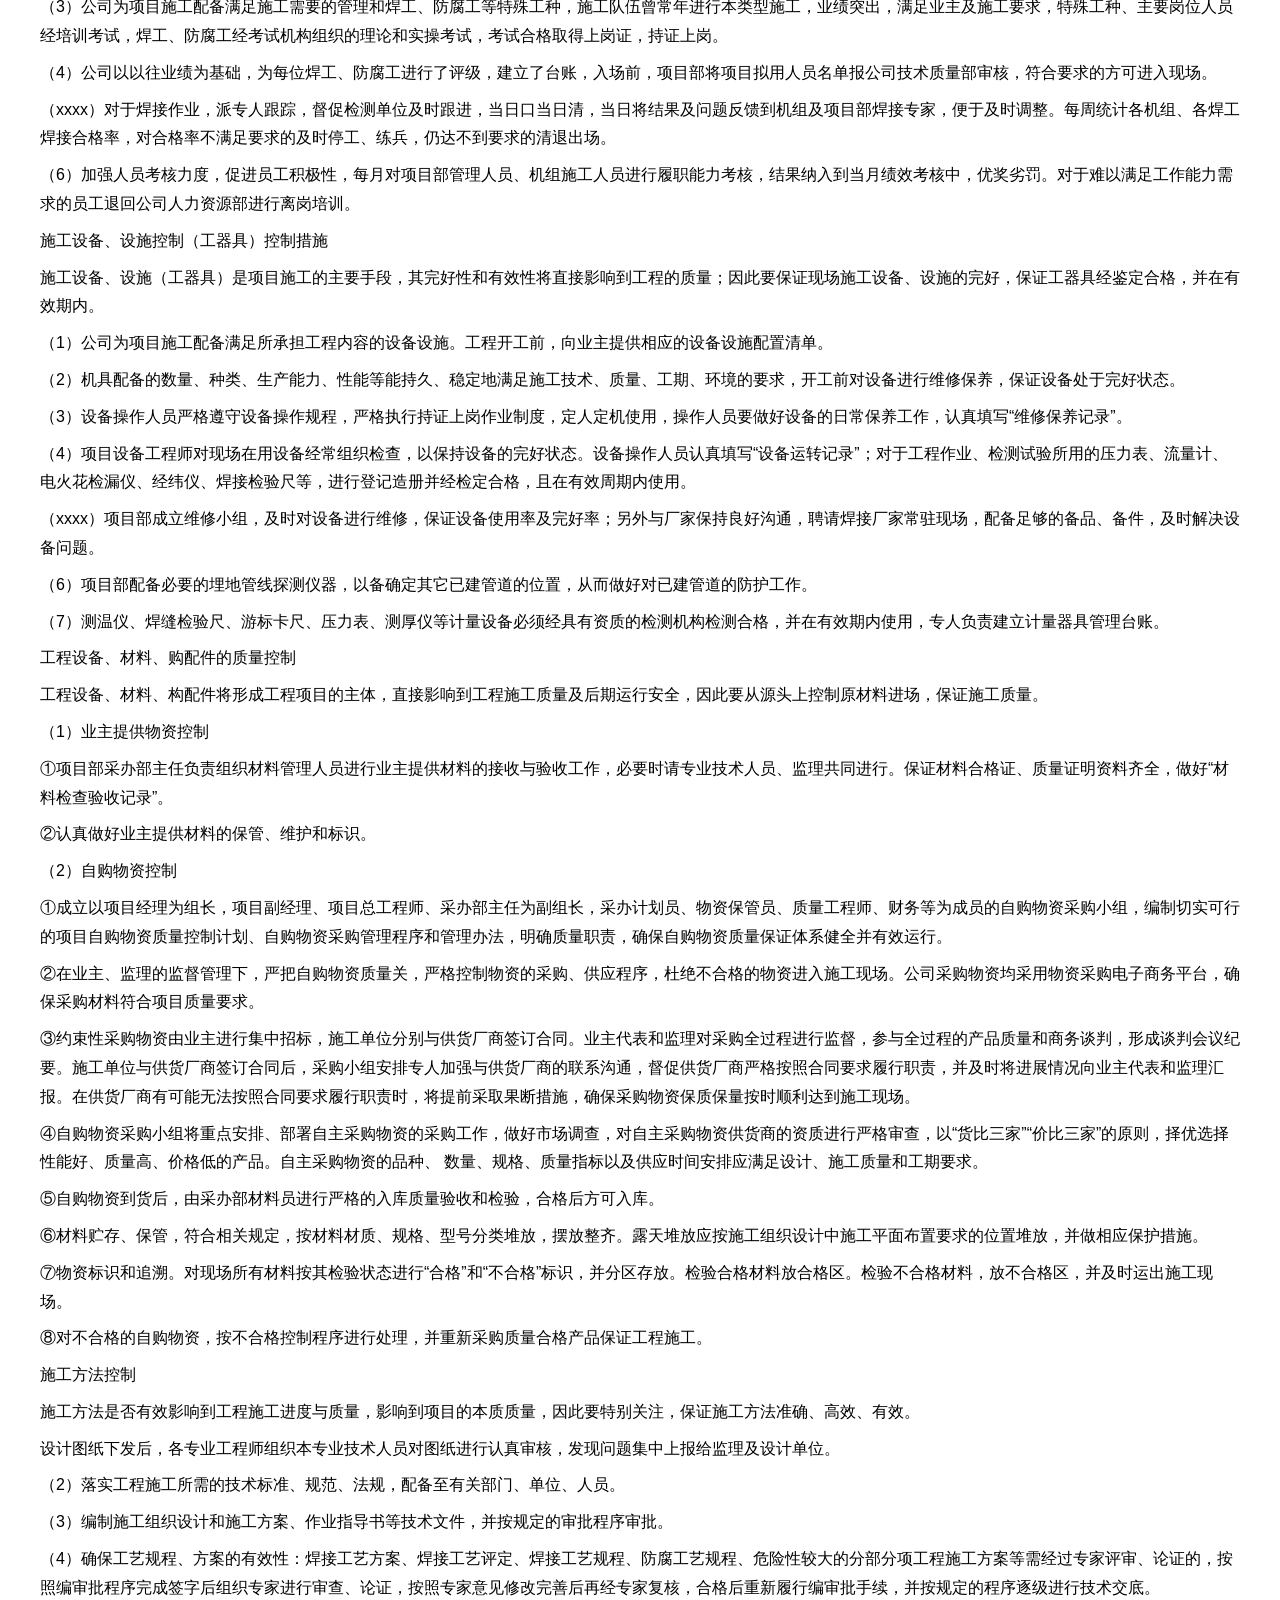
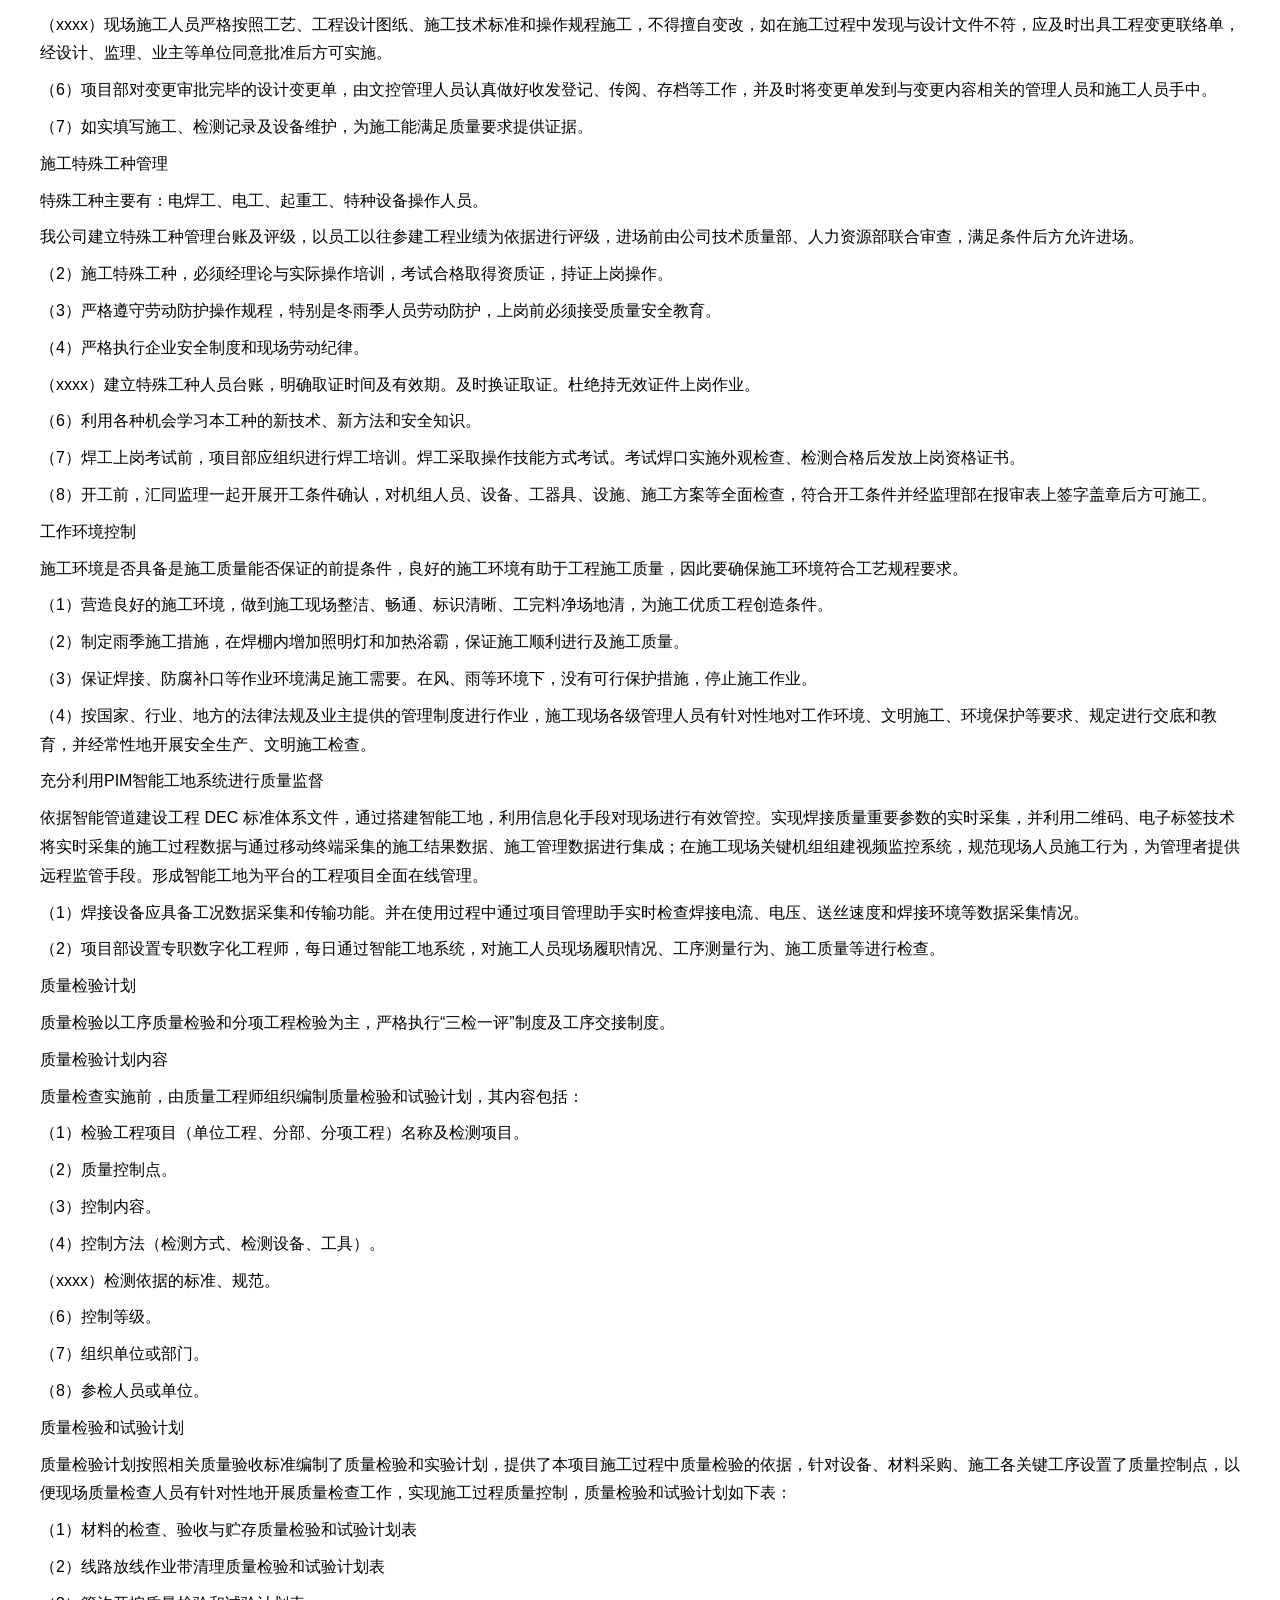
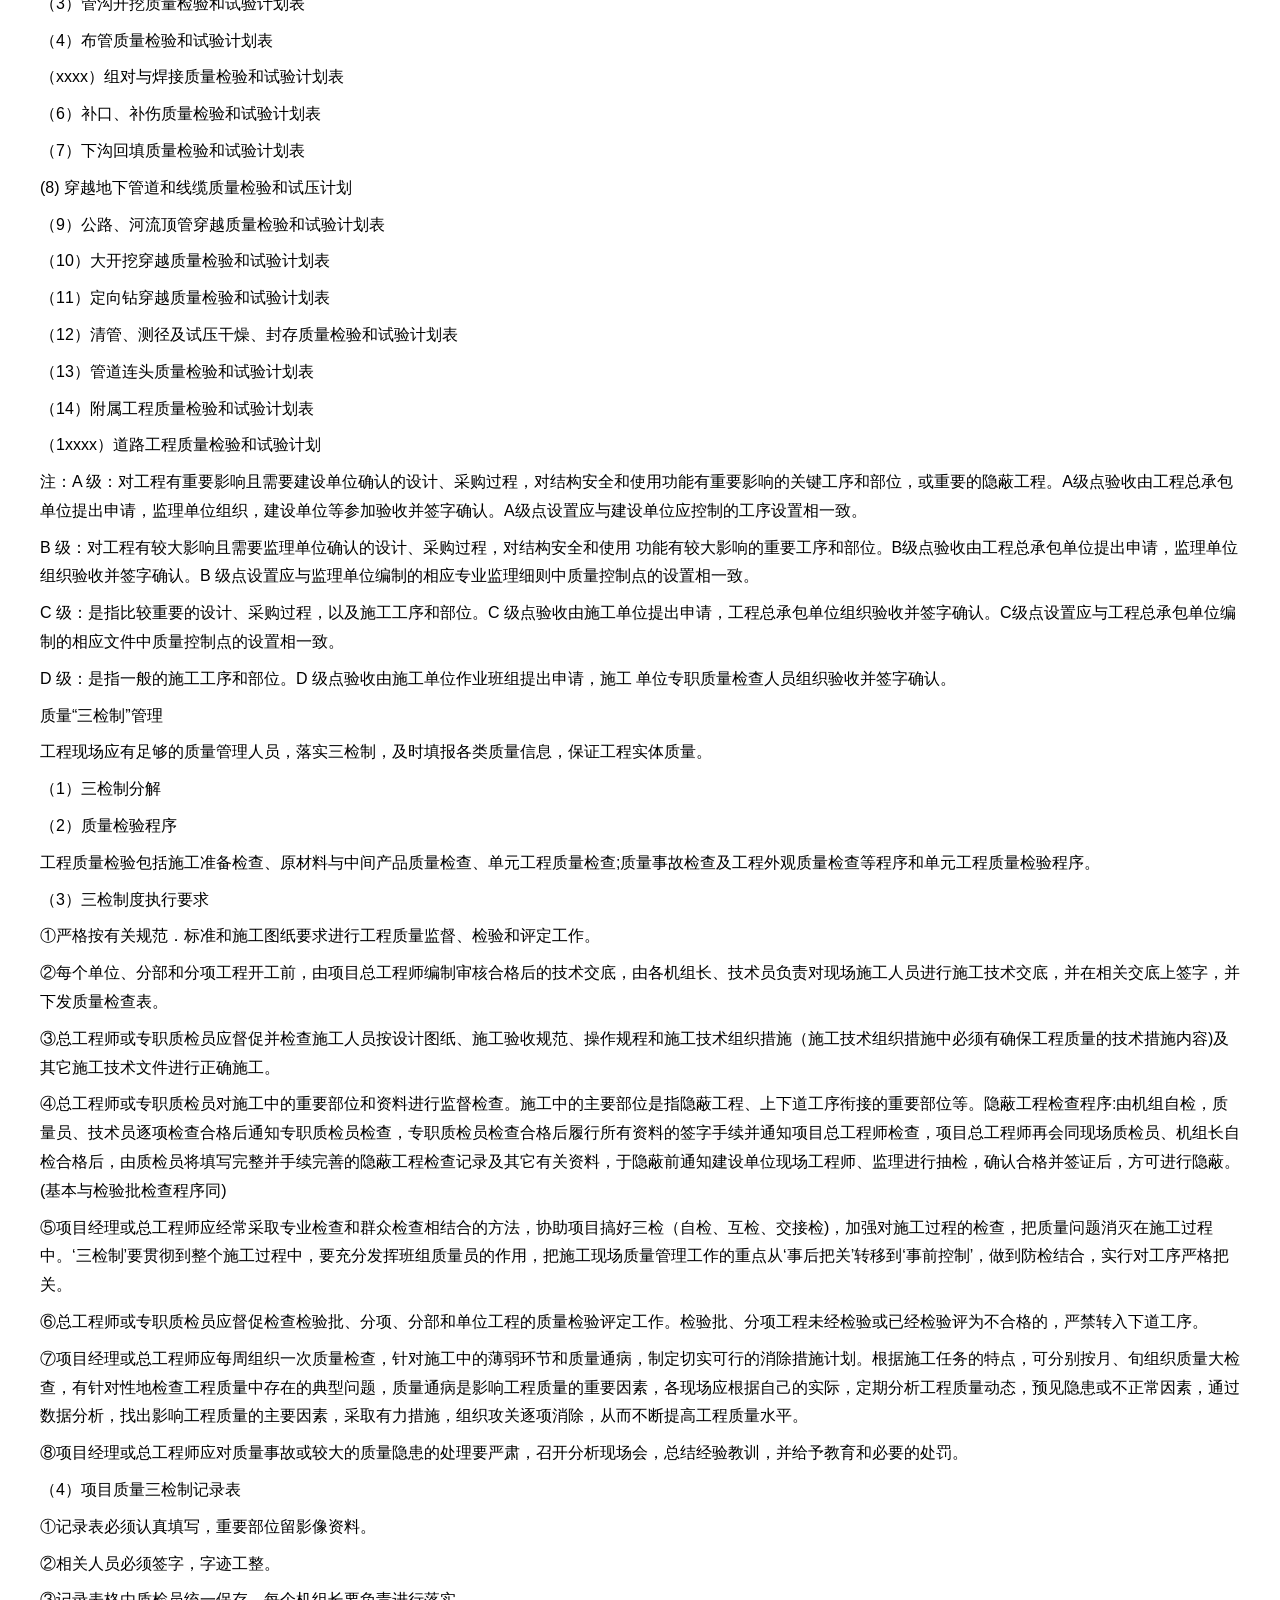
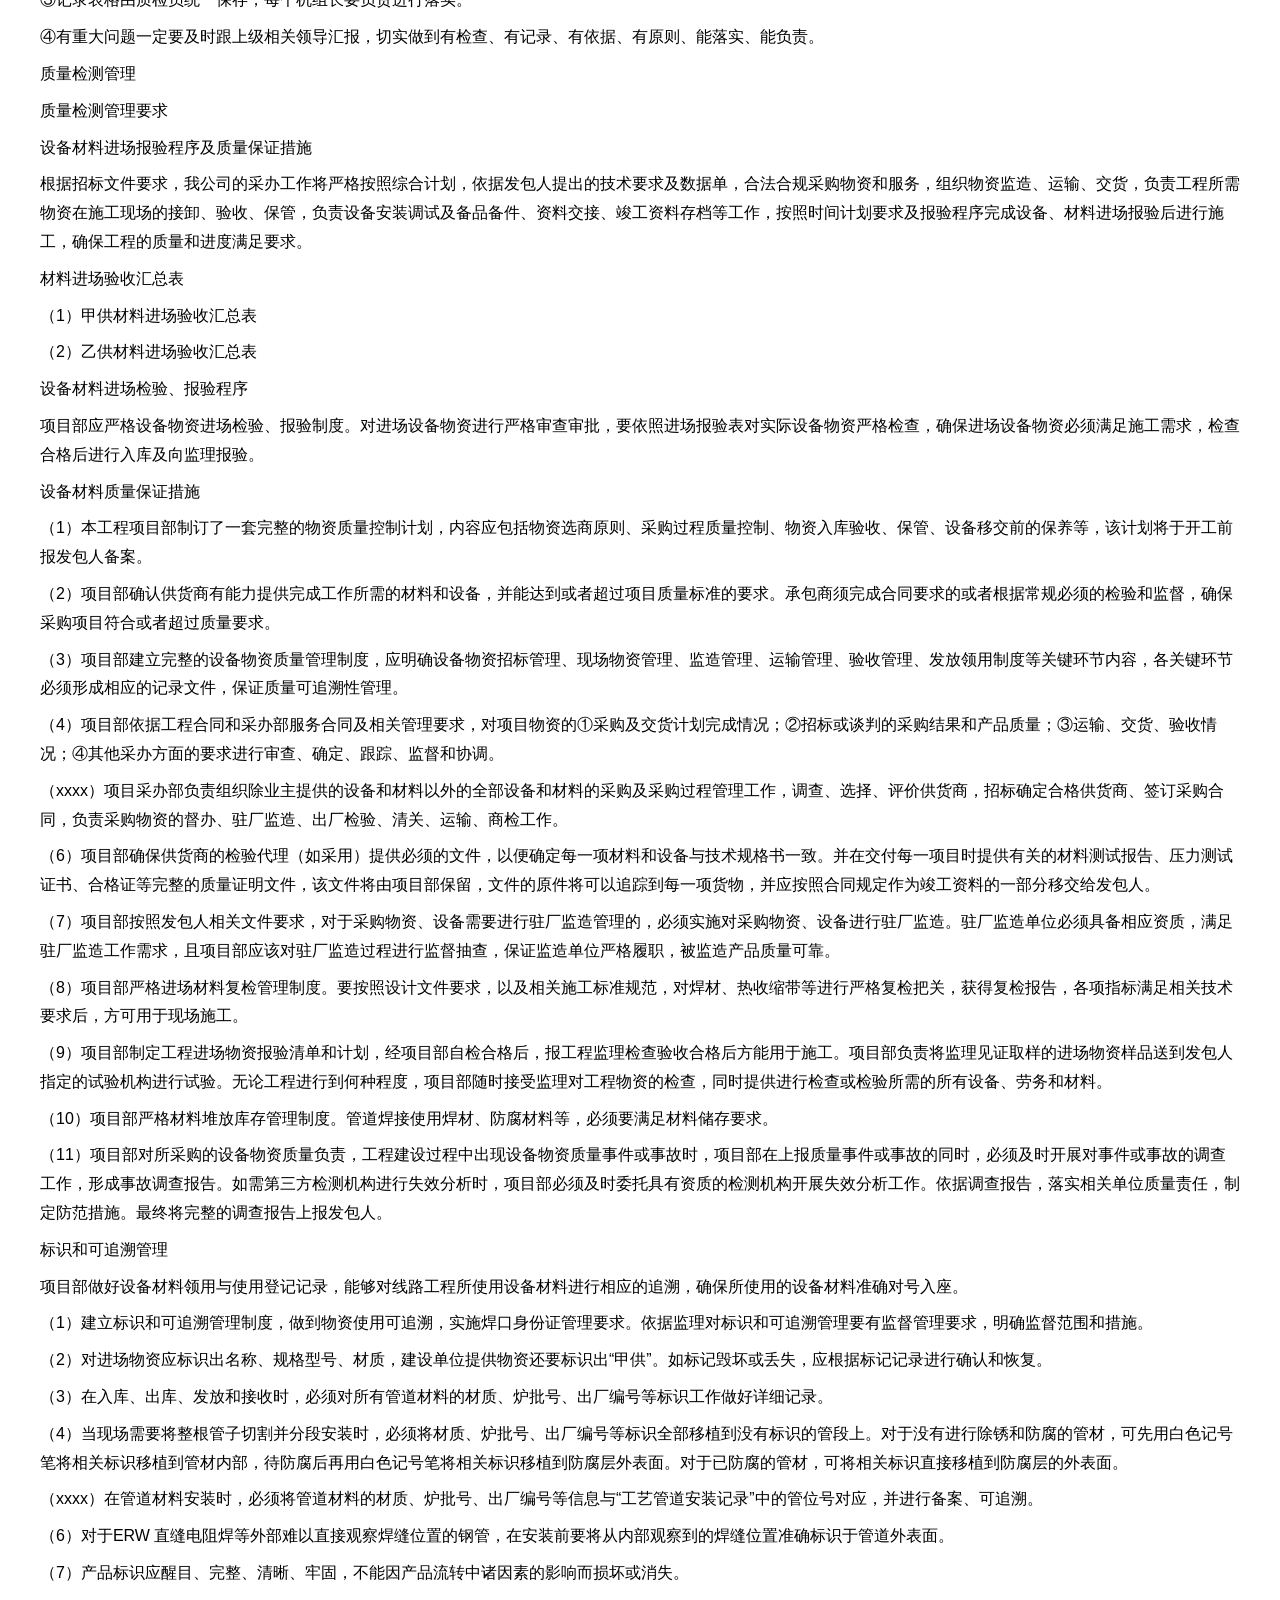
<file: articles/long-distance-pipeline-quality-management-plan.html>
<!DOCTYPE html>
<html lang="zh-CN">
<head>
<meta charset="UTF-8">
<meta name="viewport" content="width=device-width, initial-scale=1.0">
<title>长输管道施工质量管理专项施工方案</title>
<meta name="description" content="长输管道施工质量管理专项施工方案全文，覆盖质量目标、质量计划、组织职责、人员培训、过程控制、重点工序质量保证、验收程序和资料记录管理。">
<style>
body{max-width:1200px;margin:auto;padding:20px;font-family:Arial,'Microsoft YaHei';line-height:1.8}
p{margin:8px 0}
</style>
</head>
<body>
<div style="background:#0f2f3f;color:#fff;padding:12px 18px;text-align:center;font-family:-apple-system,BlinkMacSystemFont,Segoe UI,Microsoft YaHei,Arial,sans-serif;">
  <a href="../index.html" style="color:#fff;font-weight:700;">中国工程行业技术博客</a>
  <span style="opacity:.75;"> · 长输管道施工质量管理专项施工方案</span>
</div>
<h1>长输管道施工质量管理专项施工方案</h1>
<p>西南管道长输线路质量管理</p><p>专项施工方案</p><p>编制：xxxx</p><p>审核：xxxx</p><p>审批：xxxx</p><p>xxxxxxxxx公司</p><p>（1）质量目标：依据项目管理要求，明确了本项目质量目标：质量合格，单位工程竣工交验一次合格率100%，工程一次投产成功。并明确了磨合期、考核期、正常施工期质量目标。</p><p>（2）质量计划：根据国家及地方相关法律、法规、标准和发包人质量管理制度标准规定，结合本项目的特点，编制了合理全面的质量计划。</p><p>（3）管理机构：建立了以项目经理为第一责任人，项目总工程师、质量部负责人为主要管理实施人员的项目质量管理组织机构，明确了质量部为质量管理与控制部门，成立了项目质量管理领导小组。</p><p>（4）人员及职责：人员方面：配置了项目经理、项目总工程师兼压力管道质量安全总监、质量负责人兼压力管道质量安全员、质量部（专业工程师、职责质量管理人员）、每个专业施工机组配置1名专职质量员等人员。职责方面：对项目经理等项目领导及各部门、机组、专业人员建立并明确了岗位/部门质量管理职责。</p><p>（xxxx）关键工序设有专职的质量人员进行记录和验收：针对线路焊接、返修、防腐、管沟开挖、下沟、试压、连头、大开挖穿越等关键工序，为每个专业机组配备了1名专职质量员，质量部按照专业进行关键工序检查、记录和验收。并制定了《质量检验和试验计划》，明确了每个工序的检查验收记录与内容。</p><p>（6）质量控制措施齐全：建立了质量管理制度、人员控制措施、施工设备、设施控制（工器具）控制措施、工程设备、材料、购配件质量控制、施工方法控制、工作环境控制、施工特殊工种管理、PIM智能工地系统监督等制度和措施。</p><p>（7）质量检查批次和记录明确：检查批次：明确了工序“自检、互检、交接检”的三检制度、以及对检验批、分部分项、单位工程设置为检查批次，另外对“磨合”试验管圈取样送检及防腐补口、补伤剥离试验等重点环节设置为检查批次。记录：按照相关文件建立质量检查记录清单。</p><p>（8）质量验收、信息报送、分析与整改措施完善：质量验收：质量验收的程序、要求、不合格品处理、整改及交工验收等。信息报送：按照发包人、监理的要求，及时上报管理资料，按时上报日报、周报、月报等报表、检查验收资料、整改资料、质量总结、创优总结等。分析与整改措施：明确了质量分析的方法、制定了整改措施，对措施的实施、监督及重新验收进行了描述。</p><p>（9）信息报送：按照发包人、监理的要求，对信息报送的形式、流程、要求进行了描述，按照要求文控部作为质量报送的主管部门，除及时向业主、监理上报各种管理资料外，还要做好各部门、相关单位的资料整理、收集、传送、存档。</p><p>（10）线路重点工序（焊接、防腐、下沟、试压、连头）质量保证措施：《线路工程质量控制与检验程序图》。并从工序出发，对各重点工序质量保证措施进行了详细的描述。</p><p>（13）对检验批、分项分部工程、单位工程验收程序明晰：按照《油气管道工程施工质量验收技术规定》，绘制了检验批、分项、分部（子分部）、单位（子单位）工程质量验收程序图，明确了检验批、分部分项、单位工程验收程序。</p><p>质量方针与质量目标</p><p>质量方针</p><p>采用先进的施工技术和科学的管理方法，向顾客提供满意的产品和服务。</p><p>质量目标</p><p>质量要求：合格；单位工程竣工交验一次合格率100%；工程一次投产成功；争创国家优质工程金质奖。</p><p>磨合期质量目标</p><p>磨合期为（焊接、防腐）机组到场后7个日历天数内的练兵期，不对一次合格率做硬性要求，但要求焊接机组、防腐机组严格按照正式版《焊接工艺规程》和《机械化防腐补口操作规程》开展规范性练兵操作，要求质量合格率稳中有升，方可向监理提请上岗考试。承包商焊接机组、防腐机组通过发包人（监理）组织的考试达到合格要求，才能进入考核期施工。</p><p>考核期质量目标</p><p>管道焊口考核：每个机组前10道焊口为考核段，焊接一次合格率达到90%以上为合格。每个机组考核均有二次机会，二次考核不合格的机组将不允许再参与本工程施工。</p><p>防腐补口考核：前10道防腐补口每3道口抽1道口进行检测，若有不合格补口进行翻倍扩检，再有不合格补口出现则停工整顿，重新进行10道防腐补口考核，二次考核不合格的机组将不允许再参与本工程施工。</p><p>考核结束后，由监理组织评定。评定合格后并报发包人批准后，承包商可进入正式施工阶段。</p><p>正常施工期质量目标</p><p>工程质量符合标准、规范和设计文件要求，线路工程焊接一次合格率9xxxx%以上，定向钻穿越一次回拖成功，检验批、分项工程、分部工程、单位工程验收合格率100%。</p><p>管理机构、人员及职责</p><p>我单位为本工程成立xxx集团xxxxxxxxx改线工程施工，项目部设有专门的质量管理部门，配备了充足的、有资格的质量管理人员，全面负责工程项目质量管理工作。</p><p>项目质量管理组织机构图</p><p>质量部为本项目的质量管理控制部门，组织机构见下图：</p><p>质量管理体系组织机构图</p><p>项目经理是质量管理第一责任人，技术负责人（总工程师）主管本项目技术质量工作，质量部负责人（质量负责人）负责具体质量管理工作，质量部共配置4人，每个施工机组配置1名专职质检员。项目部成立质量领导协调小组，成员如下：</p><p>组 长：xxxx</p><p>副组长：xxxx   xxxx   xxxx  xxxx</p><p>成 员：质量部成员及各部门负责人</p><p>岗位职责</p><p>我公司依据GB/T1900-2016和ISO9001-201xxxx标准建立严密可行的质量管理体系，编制了《质量手册》、《作业文件汇编》、《程序文件汇编》、《文件记录样表》和《作业指导书》。在本工程中根据项目质量管理体系的形成过程，结合项目部组织机构的构成，将质量管理体系过程按部门、人员划分管理职责。</p><p>质量管理人员配置及培训</p><p>质量管理人员配置</p><p>质量管理机构管理人员表</p><p>人员培训</p><p>（1）项目开工建设前，组织所有相关人员进行质量管理交底，交底内容涵盖项目部质量管理要求、工程质量控制措施、质量控制重难点、施工规范、施工方案等，培训计划见附表：培训计划。</p><p>（2）特种作业人员应完成上岗前培训考核，并取得上岗证书。</p><p>（3）项目部进行分级质量管理交底，确保技术质量交底相关内容分解到现场相应操作岗位。交底要留有影像资料，交底人和被交底人在交底文件上签字确认，交底确认文件作为竣工资料一部分。</p><p>（4）项目部及施工机组质量管理人员按照项目部培训计划执行。</p><p>（xxxx）加强对施工人员的质量教育和技术培训，严格执行规范和操作规程。</p><p>（6）为落实加强工程承包商“三基”工作，推进班组长能力建设要求，公司组织自有班组长、分包商班组长参加上级单位组织的班组长能力提升培训班。</p><p>（7）培训内容应包括但不限于：本标段相关的管理文件和规定；业主项目部的体系文件；业主项目部管理制度文件；质量体系文件（如质量计划、质量检查计划、施工组织设计）；施工标准、规范；施工作业指导书等操作性文件等。</p><p>（8）培训采用逐级培训的方法，项目部负责指导培训施工机组管理人员；施工机组指导作业人员，采用对口培训的方法。</p><p>培训计划见下表：</p><p>质量人员岗位资格要求</p><p>（1）参加项目建设各质量管理人员应熟悉国家制定和颁布的相关质量法律法规，熟悉本工程建设项目相关的技术标准规范；熟悉质量管理体系运行的具体内容；熟悉各种检测方法和手段。</p><p>（2）现场质检员应通过培训并具有所从事专业的工程实践经验，符合招标文件或合同约定的资格，获得相应的上岗资格后，方可从事相应专业的质检工作。</p><p>（3）特殊工种，如焊工、防腐工、特种设备操作工等应进行理论和实际操作考试，获得上岗证后方可上岗。焊工在取得资格证（焊工证等）的同时，还应取得相关项目上岗证。</p><p>质量计划</p><p>根据发包人的要求，为实现工程质量目标，持续跟踪施工质量，做到持续改进， 实现工程全面质量管理，采取详尽的质量管理措施，消除质量隐患，尽可能降低质量风险，制定本工程的质量计划。</p><p>编制依据</p><p>（1）《建设工程质量管理条例》（2019 修订）；</p><p>（2）《建设工程项目管理规范》（GB/Txxxx0326-2017）；</p><p>（3）《中华人民共和国工业产品生产许可证管理条例实施办法》2014 年 8月1日；</p><p>（4）《中华人民共和国建筑法》（2019 修订）；</p><p>（xxxx）《中华人民共和国标准化法》（2017 修订）；</p><p>（6）《建设工程监理规范》（GBxxxx0319-2013）；</p><p>（7）《工程建设施工企业质量管理规范》（GB/Txxxxxxxx30-2017）；</p><p>（8）《质量管理体系—要求》（GB/T19001-2016）；</p><p>（9）《石油天然气建设工程质量监督工作程序》（集团公司计划字[200xxxx]122 号）；</p><p>（10）《石油天然气工程施工质量验收统一标准》（GB/Txxxx1317-2019）；</p><p>（11）《石油天然气建设工程施工质量验收规范长输管道线路工程》（SY∕T4208-2016）</p><p>（12）《石油天然气建设工程施工质量验收规范油气输送管道穿越工程第 4 部分：水域开挖穿越工程》（SY/T 4216.4-20xxxx）</p><p>术语和定义</p><p>（1）质量：一组固有特性满足要求的程度。</p><p>（2）质量计划：是针对特定的工程项目为完成预定的质量控制目标，编制专门规定的质量措施、资源和活动顺序文件。</p><p>（3）工程质量：是指工程满足业主需要的，符合国家法律、法规、技术规范标准、设计文件及合同规定的综合特性。</p><p>（4）质量控制：为达到质量要求所采取的作业技术和活动。</p><p>（xxxx）质量保证：为了提供足够的信任表明实体能够满足质量要求，而在质量体系中实施并根据需要进行证实的全部有计划和有系统的活动。</p><p>（6）产品：能够提供给市场，被人们使用和消费，并能满足人们某种需求的任何东西，包括有形的物品、无形的服务、组织、观念或它们的组合。</p><p>（7）不合格：未满足标准/规定要求。</p><p>（8）质量行为：是指在工程项目建设过程中，责任主体履行国家有关法律法规规定的质量责任和义务所进行的活动。</p><p>（9）质量记录：是获得必要的产品质量及有效实施质量体系各要素的客观证据。</p><p>（10）质量监督：是监督机构根据国家的法律、法规和工程建设强制性标准，对责任主体质量行为以及实体质量进行监督检查、维护公众利益的行政执法行为。</p><p>项目质量计划的策划和建立</p><p>质量计划由项目经理组织制定，技术负责人负责质量计划的具体组织管理工作。 质量部作为业务管理部门具体负责质量计划的编制与监督。质量计划符合关于质量  计划书的要求及发包人质量管理体系的要求。具体内容如下：</p><p>（1）质量方针目标不低于发包人要求及项目质量目标要求。</p><p>（2）质量计划覆盖项目部所包含的所有领域，并特别关注发包人的质量要求。</p><p>（3）质量计划需要保持及时更新，及时适应质量管理的新变化及发包人的新要求。</p><p>（4）根据质量计划要求配置资源并提供必要的资源支持。</p><p>（xxxx）根据质量计划开展日常质量监督检查。</p><p>2.3.4项目质量指标制定及分解</p><p>各职能部门质量目标分解表</p><p>质量计划的运行和监督检查</p><p>质量部负责质量计划的运行和监督检查工作。质量部在开工前做好质量计划的宣贯培训工作，做到质量计划有效覆盖施工现场。质量部定期对质量计划运行情况进行监督检查，做好施工过程中各工序的质量检查与检验，有效保证质量管理体系高效运行，从而实现质量方针目标。</p><p>项目质量保证控制程序图</p><p>项目质量计划的审核和持续改进</p><p>根据工程进展情况，按照质量计划选派有资质的内审员对项目质量体系进行内审，每年一次，项目结束时进行一次。并根据相关方的质量信息进行有针对性的质量管理要点的调整，做好及时发现问题，采取措施及时整改，并根据内审情况做好质量计划的改进和修订工作，切实达到质量计划持续高进，提高体系运行水平。</p><p>项目质量计划的报备和审批</p><p>按照招标文件的要求，在开工前编制质量计划，并按报审程序向监理部和发包人上报，经批复后组织全员进行文件交底宣贯，并认真执行。</p><p>质量检查责任和检查频次</p><p>（1）质量检验计划由质量部组织编制，并负责质量检验计划的执行，督促质量责任的落实，并对相关方提出的质量问题分析。</p><p>（2）质量部每周至少对所属施工机组进行一次全面检查，针对出现的质量问题和质量隐患限期整改。在检查完成后形成检查报告，作为质量绩效考核的一部分；</p><p>（3）每月至少召开一次质量会议，会议总结上一月份的质量情况，传达发包方的质量会议要求，部署本月份的质量重点工作，质量部及时调整检查重点，加强对现场的质量监控力度。</p><p>（4）各专业机组每日完成 1 次施工作业面的全面检查，自觉接受相关方的监督检 查，对检查过程中出现的问题按时整改，分析问题出现的原因，采取有针对性的措 施，避免问题再次出现。</p><p>（xxxx）各专业机组每周对质量情况进行总结，对本周相关方（特别是第三方质量监督）的质量问题进行统计分析并形成报告，上报质量部。</p><p>（6）质量部每月对质量工作进行总结，分析问题根源，对下个月的质量工作提出建议，并将分析报告上报发包人及其他相关部门。</p><p>施工过程中的质量控制</p><p>质量文件控制</p><p>（1）质量文件和资料的分类</p><p>质量文件分类表</p><p>质量文件一般分为以下三类：</p><p>①质量计划（质量检验计划）、质量管理制度、规定等管理文件；</p><p>②施工组织设计、施工方案、工艺规程（作业指导书）、施工图纸、施工标准及验收规范、、施工记录等技术文件；</p><p>③相关方来往文件，合同、工作计划、报告、通报、通知等。</p><p>（2）质量文件的编码、标识和管理</p><p>①文控部为文件归档管理部门。建立文件管理制度，明确文件的编写与审批、发放、保管、更改、回收、作废、销毁程序。</p><p>②质量文件分类管理。质量文件和资料的分类、编码、标识符合建设单位、监理单位相关管理要求。</p><p>③文件发布之前按程序审批，需要承办的文件，指定责任人对文件承办情况进行跟踪。</p><p>④及时将作废文件撤出使用场所或加以标识，确保使用的文件是有效版本。</p><p>质量记录控制</p><p>（1）质量记录的分类管理</p><p>项目部建立质量记录相关管理制度，每月至少对各种质量记录进行监督抽查，尤其是对工程建设过程施工机组相关的施工记录，确保工程建设的质量可追溯性。</p><p>质量记录包括文件管理记录、分包管理记录、项目施工技术及质量管理记录、施工质量检查与验收记录、质量问题调查处理记录、质量管理自查与评价记录、质量信息及质量管理改进记录及其他相关记录。</p><p>（2）施工质量记录控制</p><p>项目部建立质量文件的管理办法，包括识别方法（编号方法）、收集、编目、归档、保管和处理的规定或制度。要求各施工机组如实填写、收集质量记录，每日在质量工作群中实时拍照上传施工记录，项目部质量管理人员通过线上、线下方式抽查质量记录填写情况，要求各机组每周提交一次施工质量记录至项目部检查、留存，确保资料的同步和可追溯性。</p><p>（3）质量记录的保管、归档</p><p>①所有质量记录都要求字迹工整、清晰、不易褪色。</p><p>②质量记录内容齐全、不漏项，数据真实、可靠，签证手续完备、符合要求。</p><p>③质量记录必须有专人记录、专人保管、定期存档，具有可追溯性。</p><p>④根据需要，记录可以是文件、光盘、照片、视频等各种媒体形式。对于在计算机内存放的质量记录，要按照计算机管理的有关规定严格执行。</p><p>⑤记录保存期按各类记录使用情况确定，执行质量体系文件规定的记录保存期限，竣工资料执行上级规定。</p><p>⑥项目部确保工程建设各项记录文件与工程建设进度保持同步，不得出现事后进行补充相关记录文件的现象。</p><p>⑦工作完成后，施工单位将向发包人移交所有原始文件，包括但不限于焊接记录、质量证明文件，试压记录和其他与质量工作有关的记录。</p><p>采购质量控制</p><p>项目部严格按照发包人的有关规定开展采购活动，以采购物资交付质量合格率100%为目标制定一套完整的物资质量管理程序，确保所采购物资的质量满足设计要求。</p><p>（1）确认供货商有能力提供完成工作所需的材料和设备，并能达到或者超过项目质量标准的要求。依据合同要求的或者常规必须的检验和监督，确保采购项目符合或者超过质量要求。</p><p>（2）建立设备物资质量管理制度，明确设备物资招标管理、现场物资管理、监造管理、运输管理、验收管理、发放领用制度等关键环节内容，各关键环节形成相应的记录文件，保证质量可追溯性管理。</p><p>（3）确保供货商提供必要的文件，以便确定每一项材料和设备与技术规格书一致。并在交付每一项目时提供有关的检测证书、压力试验报告、合格证等完整的质量证明文件，文件的原件将可以追踪到每一项货物，并按照合同规定作为竣工资料的一部分移交给发包人。在到货后的任何时间，发包人都可以对其进行检查。</p><p>（4）严格进场材料复检管理制度。按照设计文件要求，以及相关施工标准规范，对焊材、热收缩带等进行严格复检把关，获得复检报告，各项指标满足相关技术要求后，方可用于现场施工。</p><p>（xxxx）严格材料堆放库存管理制度。管道焊接使用焊材、防腐材料等，满足材料储存要求，将把未按要求保管的材料，清除出施工现场。</p><p>（6）做好设备材料领用与使用登记记录，对线路工程所使用设备材料进行相应的追溯，确保所使用的设备材料准确对号入座。</p><p>（7）工程建设过程中出现设备物资质量事件或事故时，在上报质量事件或事故的同时，及时开展对事件或事故的调查工作，形成事故调查报告。如需第三方检测机构进行失效分析时，及时委托具有资质的检测机构开展失效分析工作。依据调查报告，落实相关单位质量责任，制定防范措施。最终将完整的调查报告上报发包人。</p><p>（8）制订物资质量控制计划，内容包括乙供物资选商原则、采购过程质量控制、物资入库验收、保管、设备移交前的保养等，并于开工前报发包人备案。</p><p>（9）发包人有权对物资质量控制计划执行情况进行检查，对乙供物资供货厂商质量保证体系建立、运行情况及实体质量、监造履职情况进行抽查、飞检。</p><p>（10）对乙供物资产品缺陷或质量问题进行整改或更换，同时对推迟工期造成的损失，以及发包人协调资源、组织质量检验测试等其他损失进行赔偿。</p><p>（11）工程进场物资制定报验清单和计划，经自检合格后，报工程监理检查验收合格后方能用于施工。将监理见证取样的进场物资样品送到发包人指定的试验机构进行试验。提交样品及进行任何附加的现场和实验室试验的费用自理。无论工程进行到何种程度，随时接受监理对工程物资的检查，同时提供进行检查或检验所需的所有设备、劳务和材料。</p><p>成品、半成品保护</p><p>（1） 成品、半成品保护质量管理要求</p><p>工程部和采办部应指导项目部做好成品、半成品保护工作；质量部定期组织对成品、半成品质量保护情况进行监督检查。</p><p>项目部是成品、半成品保护的主体责任单位，对成品、半成品质量进行控制。依据长输管道特点，编制成品、半成品质量保护措施，责任落实到具体人员，统一成品保护标志，施工重要部位挂牌警示。</p><p>（2）成品、半成品保护质量控制程序</p><p>成品、半成品保护工作主要分三个阶段：工序施工阶段、分部工程施工阶段、单位工程完成最终检验竣工交付阶段。</p><p>工序施工阶段：机组必须有对操作者提出成品、半成品保护的要求，做好技术交底，做好记录，对工序转序交接时成品、半成品保护内容进行要求。</p><p>分部工程完成后的施工阶段：专业质量管理人员和责任机组要有针对性的提出成品、半成品保护措施，并组织实施，质量部对实施效果进行监督检查。</p><p>单位工程完成最终检验竣工交付阶段：工程部组织实行现场成品、半成品保护巡查制度严格措施落实。</p><p>（3）成品、半成品保护管理责任</p><p>现场材料保护责任：材料、半成品进场后，由项目部材料员负责保管，并发送到各施工机组，由各机组专人负责保管、使用。所有材料应分类码放，并按照规范要求进行标识。</p><p>施工阶段成品、半成品保护责任：</p><p>①施工阶段成品、半成品保护由项目部负责，根据形象进度随时调整，保证工程成品、半成品保护处于受控状态。</p><p>②项目部合理组织各工序的衔接，尤其是防腐、检测、通信等专业与焊接工序的衔接，规避因工序施工问题造成成品、半成品的损坏和遗失。</p><p>③工程部制定正确的施工顺序：制定重要区域的施工工序流程，将各专业工序相互协调，排出一个空间的工序流程表，各专业工序均按此流程进行有序施工，根据施工流程安排的工作内容完成时间，严格控制工作面的人流量，如不符合流程时间的工种一律不准随意进入其他施工区。严禁任何违反施工程序的作法。</p><p>④作好工序标识工作，在施工过程中对易受污染、破坏的成品、半成品标识“正在施工，注意保护”的标牌。</p><p>⑤工序交接全部采用书面形式由双方签字认可，由下道工序作业人员和成品保护负责人同时签字确认，并保存书面材料，下道工序作业人员对成品的污染、损坏或丢失负直接责任，设置专人对成品保护，并负有监督和检查责任。</p><p>⑥对已完成施工的区域，项目部定期或不定期派人进行巡视检查。</p><p>（4）成品保护技术交底责任</p><p>进行成品、半成品保护交底，专业工程师对现场作业机组进行成品保护交底，各作业机组对保护专业或专（兼）职人员进行技术交底及成品保护工作交底。</p><p>质量控制措施</p><p>依据质量目标建立健全各项质量管理制度及办法，配备了有效的计量器具，对影响工程质量的因素进行了分析、制定了齐全的质量控制措施。建立了质量检验计划，并根据质量检验计划开展现场质量检查，对出现的质量问题进行分析，并制定了整改措施，按照整改措施进行整改；并按照奖惩制度对施工人员进行考核，提升全员质量意识，确保质量管控有效。</p><p>质量管理制度的建立及实施</p><p>建立健全质量管理制度</p><p>开工前项目部建立相应的质量管理制度及办法，质量控制组织结构，按照质量管理制度及办法开展质量管理活动，管理制度应涵盖但不限于如下方面：质量风险管理、质量交底培训、质量奖惩、机组质量监管、质量信息报送分析、质量事故管理、质量检查、质量验收、质量应急管理、物资质量管理及分包管理等方面。计划建立的质量管理制度（办法）及实施部门如下表所示：</p><p>施工质量风险管理控制</p><p>项目部在开工前进行质量风险识别，对识别出的风险实行分级管理并制定相应消减措施。随着工程进展，定期或在环境发生变化时对质量风险进行动态管理。按照制定的消减措施进行落实，定期将风险识别情况与消减措施落实情况上报给监理或业主。</p><p>技术质量交底控制</p><p>开工前进行分级质量管理交底，确保技术质量交底相关内容分解到现场相应操作岗位，交底内容应涵盖业主质量管理要求、公司质量管理要求、工程质量控制措施、质量控制重难点等，施工过程中也要经常性的进行技术质量交底，以使员工不放松质量要求，确保工程质质量。交底完成后进行签字确认，交底资料一式两份，一份放在施工现场，另一份放在项目部备案。</p><p>质量信息收集上报控制</p><p>收集整理施工过程质量信息并负责统计、分析与上报。每个月定期对质量安全事件情况进行统计分析，应涵盖事件经过、事件原因、整改闭合、处理、防范措施等信息，及时反馈发包人。另外开展“举一反三”，组织对问题进行宣贯、学习，杜绝同类质量问题再次发生。</p><p>对质量问题进行分析、整改</p><p>严格按照设计文件和相关技术标准进行施工并监控过程质量，质量部定期对施工现场进行检查，及时纠正现场违章操作。当发现工序质量出现连续异常时，及时组织相关技术、质量及施工人员召开质量分析会进行数据分析，找出异常原因，制定纠正和预防措施，并负责实施及跟踪效果。对于连续或反复出现的质量问题，项目部对责任机组、责任人予以处罚，并要求限期进行整顿，对情节严重的清出现场。</p><p>相关方质量检查</p><p>接受质量检查，包括质量监督、上级单位、发包人、监理等各方对施工的各项检查，针对检查中出现的不符合项落实责任人，限期进行落实整改。每周对检查出的问题进行收集、汇总，在周例会上进行宣贯、学习，制定措施，防止不符合项再次发生。</p><p>质量事故管理</p><p>按照发包人有关规定，履行质量事故上报和处理程序。发生质量事故后，项目部事故现场有关人员应当严格执行《建设工程质量管理条例》、国家石油天然气管网集团有限公司建设项目管理分公司的相关规定要求，立即进行现场处置及事故上报，迅速采取有效措施，防止事故扩大，减轻财产损失。发生事故后，项目部应当以书面形式报告业主项目部、工程监理，情况特别紧急时，可用电话口头初报，随后书面报告。</p><p>环境保护及水保工程质量控制</p><p>（1）在开工前，结合环境影响评价报告、水土保持报告等文件，对环境保护及水保措施进行细化分解，制定详细的工作管理规定、质量及进度控制措施，确保相关工作与主体工程同步进行，保证施工质量。</p><p>（2）入场后积极与监理、设计、业主及当地政府结合，进行线路优化，仔细了解沿线特殊地段环境保护及水土保持特点，在出图前完成变更，保证环境保护及水土保持的合理性、有效性，避免后期变更。</p><p>（3）严格质量交底、检查与工序验收程序，待工序验收合格后方可进入下道工序。</p><p>施工机组质量监管制度</p><p>施工机组自觉接受项目部及相关方的日常监督检查，对提出的质量问题，应及时进行整改闭合，并上报项目部进行确认。同时，项目部建立问题统计管理台账，每月对内部、外部检查问题进行统计分析，并采取有效措施进行预防，防止问题重复发生。</p><p>（1）建立对施工机组的质量监管制度，制定考核办法，针对焊接、防腐、管沟、下沟、试压、连头、站场工艺、土建等重点工序制定详尽的考核措施，严格按照考核开展检查、管理工作，并形成相应的监督检查报告，按照考核办法进行处罚。</p><p>（2）严格各施工机组关键人员在岗履职情况，“一长三员”在岗履职对施工质量起着关键作用，项目部通过线下、线上方式对各机组质检员、技术员、HSE监督人员等三员的履职情况进行重点的监督检查，要求各施工机组每日上班前，在现场采用水印相机对“一长三员”在岗情况拍照打卡，并发在工作群中以供检查。</p><p>（3）对于本项目， xxx集团公司各级给予极大关注与帮扶，由公司副总经理（总工程师）组织公司技术质量科、质量监督站、项目部技术质量部、各机组质检员成立专项质量群，执行贯穿式管理。要求各机组质检员将每日现场履职情况在群内“打卡”，项目部质量管理人员将现场检查情况在群里通报，旨在营造从严质量管理的氛围，提高项目施工质量水平。</p><p>材料可追溯性控制</p><p>做好管材使用记录，尤其是对于整根管材进行切割使用的情况，必须保证切割后的每段管材有相应的标识，并形成台账，留存影像资料，能够保证使用的管材具有可追溯性。项目部应对补口带、焊材等进行可追溯性管理，确保能够定位到焊口。</p><p>实施必须的质量保证和质量控制活动</p><p>实施所有必须的质量保证和质量控制活动，以避免质量缺陷的产生，并及时对发生的缺陷进行确认和改正。明确尽管施工活动将在监理和发包人的监督下进行，但这些监督并不意味取代质量保证和质量控制计划，也不解除承包商的质量责任，加强自主管理，严格按照工艺纪律，加强现场检查力度，质量部质量员每日对现场进行开工确认、施工记录、工艺纪律等检查，质量部、项目部定期组织现场综合检查，检查要做到全覆盖，另外通过积极迎接公司、监理、业主、质量监督等开展的质量检查，积极收集问题，分析原因，制定整改措施，对问题进行宣贯，并对责任人员、机组进行考核，确保质量管理制度运行良好，质量管理受控。</p><p>积极开展质量月、劳动竞赛、“比学赶帮超”等活动，做好宣传工作，加强质量培训、质量检查，开展机组评比。以活动为载体，严格技术交底、质量培训，提高全员质量意思，使项目管理水平显著提高，确保工程质量满足业主要求。</p><p>人员控制措施</p><p>作为项目施工的主体，人员素质及技能水平将关乎到项目的成败，因此要特别注意人为因素影响。</p><p>（1）坚持以人为本的原则。在工程质量控制中，首先要控制人的素质和人的行为，充分发挥人的积极性和创造性，以人的工作质量保证工程质量。</p><p>（2）公司为项目施工配备坚强有力的项目领导班子，其成员具备充分履行合同义务的经验、资格和能力。公司总经理签发项目经理、项目总工程师的任命书，合同签订后七日内提交业主、监理备案。项目经理、项目总工程师、专业工程师及主要操作人员保持相对稳定，不经业主、监理同意，不得离开岗位或更换。项目经理离开施工现场前7日向监理工程师提出申请，并必须得到监理工程师的书面批准，并授权合适的人员行使其职权。项目经理更换，需业主批准。</p><p>（3）公司为项目施工配备满足施工需要的管理和焊工、防腐工等特殊工种，施工队伍曾常年进行本类型施工，业绩突出，满足业主及施工要求，特殊工种、主要岗位人员经培训考试，焊工、防腐工经考试机构组织的理论和实操考试，考试合格取得上岗证，持证上岗。</p><p>（4）公司以以往业绩为基础，为每位焊工、防腐工进行了评级，建立了台账，入场前，项目部将项目拟用人员名单报公司技术质量部审核，符合要求的方可进入现场。</p><p>（xxxx）对于焊接作业，派专人跟踪，督促检测单位及时跟进，当日口当日清，当日将结果及问题反馈到机组及项目部焊接专家，便于及时调整。每周统计各机组、各焊工焊接合格率，对合格率不满足要求的及时停工、练兵，仍达不到要求的清退出场。</p><p>（6）加强人员考核力度，促进员工积极性，每月对项目部管理人员、机组施工人员进行履职能力考核，结果纳入到当月绩效考核中，优奖劣罚。对于难以满足工作能力需求的员工退回公司人力资源部进行离岗培训。</p><p>施工设备、设施控制（工器具）控制措施</p><p>施工设备、设施（工器具）是项目施工的主要手段，其完好性和有效性将直接影响到工程的质量；因此要保证现场施工设备、设施的完好，保证工器具经鉴定合格，并在有效期内。</p><p>（1）公司为项目施工配备满足所承担工程内容的设备设施。工程开工前，向业主提供相应的设备设施配置清单。</p><p>（2）机具配备的数量、种类、生产能力、性能等能持久、稳定地满足施工技术、质量、工期、环境的要求，开工前对设备进行维修保养，保证设备处于完好状态。</p><p>（3）设备操作人员严格遵守设备操作规程，严格执行持证上岗作业制度，定人定机使用，操作人员要做好设备的日常保养工作，认真填写“维修保养记录”。</p><p>（4）项目设备工程师对现场在用设备经常组织检查，以保持设备的完好状态。设备操作人员认真填写“设备运转记录”；对于工程作业、检测试验所用的压力表、流量计、电火花检漏仪、经纬仪、焊接检验尺等，进行登记造册并经检定合格，且在有效周期内使用。</p><p>（xxxx）项目部成立维修小组，及时对设备进行维修，保证设备使用率及完好率；另外与厂家保持良好沟通，聘请焊接厂家常驻现场，配备足够的备品、备件，及时解决设备问题。</p><p>（6）项目部配备必要的埋地管线探测仪器，以备确定其它已建管道的位置，从而做好对已建管道的防护工作。</p><p>（7）测温仪、焊缝检验尺、游标卡尺、压力表、测厚仪等计量设备必须经具有资质的检测机构检测合格，并在有效期内使用，专人负责建立计量器具管理台账。</p><p>工程设备、材料、购配件的质量控制</p><p>工程设备、材料、构配件将形成工程项目的主体，直接影响到工程施工质量及后期运行安全，因此要从源头上控制原材料进场，保证施工质量。</p><p>（1）业主提供物资控制</p><p>①项目部采办部主任负责组织材料管理人员进行业主提供材料的接收与验收工作，必要时请专业技术人员、监理共同进行。保证材料合格证、质量证明资料齐全，做好“材料检查验收记录”。</p><p>②认真做好业主提供材料的保管、维护和标识。</p><p>（2）自购物资控制</p><p>①成立以项目经理为组长，项目副经理、项目总工程师、采办部主任为副组长，采办计划员、物资保管员、质量工程师、财务等为成员的自购物资采购小组，编制切实可行的项目自购物资质量控制计划、自购物资采购管理程序和管理办法，明确质量职责，确保自购物资质量保证体系健全并有效运行。</p><p>②在业主、监理的监督管理下，严把自购物资质量关，严格控制物资的采购、供应程序，杜绝不合格的物资进入施工现场。公司采购物资均采用物资采购电子商务平台，确保采购材料符合项目质量要求。</p><p>③约束性采购物资由业主进行集中招标，施工单位分别与供货厂商签订合同。业主代表和监理对采购全过程进行监督，参与全过程的产品质量和商务谈判，形成谈判会议纪要。施工单位与供货厂商签订合同后，采购小组安排专人加强与供货厂商的联系沟通，督促供货厂商严格按照合同要求履行职责，并及时将进展情况向业主代表和监理汇报。在供货厂商有可能无法按照合同要求履行职责时，将提前采取果断措施，确保采购物资保质保量按时顺利达到施工现场。</p><p>④自购物资采购小组将重点安排、部署自主采购物资的采购工作，做好市场调查，对自主采购物资供货商的资质进行严格审查，以“货比三家”“价比三家”的原则，择优选择性能好、质量高、价格低的产品。自主采购物资的品种、 数量、规格、质量指标以及供应时间安排应满足设计、施工质量和工期要求。</p><p>⑤自购物资到货后，由采办部材料员进行严格的入库质量验收和检验，合格后方可入库。</p><p>⑥材料贮存、保管，符合相关规定，按材料材质、规格、型号分类堆放，摆放整齐。露天堆放应按施工组织设计中施工平面布置要求的位置堆放，并做相应保护措施。</p><p>⑦物资标识和追溯。对现场所有材料按其检验状态进行“合格”和“不合格”标识，并分区存放。检验合格材料放合格区。检验不合格材料，放不合格区，并及时运出施工现场。</p><p>⑧对不合格的自购物资，按不合格控制程序进行处理，并重新采购质量合格产品保证工程施工。</p><p>施工方法控制</p><p>施工方法是否有效影响到工程施工进度与质量，影响到项目的本质质量，因此要特别关注，保证施工方法准确、高效、有效。</p><p>设计图纸下发后，各专业工程师组织本专业技术人员对图纸进行认真审核，发现问题集中上报给监理及设计单位。</p><p>（2）落实工程施工所需的技术标准、规范、法规，配备至有关部门、单位、人员。</p><p>（3）编制施工组织设计和施工方案、作业指导书等技术文件，并按规定的审批程序审批。</p><p>（4）确保工艺规程、方案的有效性：焊接工艺方案、焊接工艺评定、焊接工艺规程、防腐工艺规程、危险性较大的分部分项工程施工方案等需经过专家评审、论证的，按照编审批程序完成签字后组织专家进行审查、论证，按照专家意见修改完善后再经专家复核，合格后重新履行编审批手续，并按规定的程序逐级进行技术交底。</p><p>（xxxx）现场施工人员严格按照工艺、工程设计图纸、施工技术标准和操作规程施工，不得擅自变改，如在施工过程中发现与设计文件不符，应及时出具工程变更联络单，经设计、监理、业主等单位同意批准后方可实施。</p><p>（6）项目部对变更审批完毕的设计变更单，由文控管理人员认真做好收发登记、传阅、存档等工作，并及时将变更单发到与变更内容相关的管理人员和施工人员手中。</p><p>（7）如实填写施工、检测记录及设备维护，为施工能满足质量要求提供证据。</p><p>施工特殊工种管理</p><p>特殊工种主要有：电焊工、电工、起重工、特种设备操作人员。</p><p>我公司建立特殊工种管理台账及评级，以员工以往参建工程业绩为依据进行评级，进场前由公司技术质量部、人力资源部联合审查，满足条件后方允许进场。</p><p>（2）施工特殊工种，必须经理论与实际操作培训，考试合格取得资质证，持证上岗操作。</p><p>（3）严格遵守劳动防护操作规程，特别是冬雨季人员劳动防护，上岗前必须接受质量安全教育。</p><p>（4）严格执行企业安全制度和现场劳动纪律。</p><p>（xxxx）建立特殊工种人员台账，明确取证时间及有效期。及时换证取证。杜绝持无效证件上岗作业。</p><p>（6）利用各种机会学习本工种的新技术、新方法和安全知识。</p><p>（7）焊工上岗考试前，项目部应组织进行焊工培训。焊工采取操作技能方式考试。考试焊口实施外观检查、检测合格后发放上岗资格证书。</p><p>（8）开工前，汇同监理一起开展开工条件确认，对机组人员、设备、工器具、设施、施工方案等全面检查，符合开工条件并经监理部在报审表上签字盖章后方可施工。</p><p>工作环境控制</p><p>施工环境是否具备是施工质量能否保证的前提条件，良好的施工环境有助于工程施工质量，因此要确保施工环境符合工艺规程要求。</p><p>（1）营造良好的施工环境，做到施工现场整洁、畅通、标识清晰、工完料净场地清，为施工优质工程创造条件。</p><p>（2）制定雨季施工措施，在焊棚内增加照明灯和加热浴霸，保证施工顺利进行及施工质量。</p><p>（3）保证焊接、防腐补口等作业环境满足施工需要。在风、雨等环境下，没有可行保护措施，停止施工作业。</p><p>（4）按国家、行业、地方的法律法规及业主提供的管理制度进行作业，施工现场各级管理人员有针对性地对工作环境、文明施工、环境保护等要求、规定进行交底和教育，并经常性地开展安全生产、文明施工检查。</p><p>充分利用PIM智能工地系统进行质量监督</p><p>依据智能管道建设工程 DEC 标准体系文件，通过搭建智能工地，利用信息化手段对现场进行有效管控。实现焊接质量重要参数的实时采集，并利用二维码、电子标签技术将实时采集的施工过程数据与通过移动终端采集的施工结果数据、施工管理数据进行集成；在施工现场关键机组组建视频监控系统，规范现场人员施工行为，为管理者提供远程监管手段。形成智能工地为平台的工程项目全面在线管理。</p><p>（1）焊接设备应具备工况数据采集和传输功能。并在使用过程中通过项目管理助手实时检查焊接电流、电压、送丝速度和焊接环境等数据采集情况。</p><p>（2）项目部设置专职数字化工程师，每日通过智能工地系统，对施工人员现场履职情况、工序测量行为、施工质量等进行检查。</p><p>质量检验计划</p><p>质量检验以工序质量检验和分项工程检验为主，严格执行“三检一评”制度及工序交接制度。</p><p>质量检验计划内容</p><p>质量检查实施前，由质量工程师组织编制质量检验和试验计划，其内容包括：</p><p>（1）检验工程项目（单位工程、分部、分项工程）名称及检测项目。</p><p>（2）质量控制点。</p><p>（3）控制内容。</p><p>（4）控制方法（检测方式、检测设备、工具）。</p><p>（xxxx）检测依据的标准、规范。</p><p>（6）控制等级。</p><p>（7）组织单位或部门。</p><p>（8）参检人员或单位。</p><p>质量检验和试验计划</p><p>质量检验计划按照相关质量验收标准编制了质量检验和实验计划，提供了本项目施工过程中质量检验的依据，针对设备、材料采购、施工各关键工序设置了质量控制点，以便现场质量检查人员有针对性地开展质量检查工作，实现施工过程质量控制，质量检验和试验计划如下表：</p><p>（1）材料的检查、验收与贮存质量检验和试验计划表</p><p>（2）线路放线作业带清理质量检验和试验计划表</p><p>（3）管沟开挖质量检验和试验计划表</p><p>（4）布管质量检验和试验计划表</p><p>（xxxx）组对与焊接质量检验和试验计划表</p><p>（6）补口、补伤质量检验和试验计划表</p><p>（7）下沟回填质量检验和试验计划表</p><p>(8) 穿越地下管道和线缆质量检验和试压计划</p><p>（9）公路、河流顶管穿越质量检验和试验计划表</p><p>（10）大开挖穿越质量检验和试验计划表</p><p>（11）定向钻穿越质量检验和试验计划表</p><p>（12）清管、测径及试压干燥、封存质量检验和试验计划表</p><p>（13）管道连头质量检验和试验计划表</p><p>（14）附属工程质量检验和试验计划表</p><p>（1xxxx）道路工程质量检验和试验计划</p><p>注：A 级：对工程有重要影响且需要建设单位确认的设计、采购过程，对结构安全和使用功能有重要影响的关键工序和部位，或重要的隐蔽工程。A级点验收由工程总承包单位提出申请，监理单位组织，建设单位等参加验收并签字确认。A级点设置应与建设单位应控制的工序设置相一致。</p><p>B 级：对工程有较大影响且需要监理单位确认的设计、采购过程，对结构安全和使用 功能有较大影响的重要工序和部位。B级点验收由工程总承包单位提出申请，监理单位组织验收并签字确认。B 级点设置应与监理单位编制的相应专业监理细则中质量控制点的设置相一致。</p><p>C 级：是指比较重要的设计、采购过程，以及施工工序和部位。C 级点验收由施工单位提出申请，工程总承包单位组织验收并签字确认。C级点设置应与工程总承包单位编制的相应文件中质量控制点的设置相一致。</p><p>D 级：是指一般的施工工序和部位。D 级点验收由施工单位作业班组提出申请，施工 单位专职质量检查人员组织验收并签字确认。</p><p>质量“三检制”管理</p><p>工程现场应有足够的质量管理人员，落实三检制，及时填报各类质量信息，保证工程实体质量。</p><p>（1）三检制分解</p><p>（2）质量检验程序</p><p>工程质量检验包括施工准备检查、原材料与中间产品质量检查、单元工程质量检查;质量事故检查及工程外观质量检查等程序和单元工程质量检验程序。</p><p>（3）三检制度执行要求</p><p>①严格按有关规范．标准和施工图纸要求进行工程质量监督、检验和评定工作。</p><p>②每个单位、分部和分项工程开工前，由项目总工程师编制审核合格后的技术交底，由各机组长、技术员负责对现场施工人员进行施工技术交底，并在相关交底上签字，并下发质量检查表。</p><p>③总工程师或专职质检员应督促并检查施工人员按设计图纸、施工验收规范、操作规程和施工技术组织措施（施工技术组织措施中必须有确保工程质量的技术措施内容)及其它施工技术文件进行正确施工。</p><p>④总工程师或专职质检员对施工中的重要部位和资料进行监督检查。施工中的主要部位是指隐蔽工程、上下道工序衔接的重要部位等。隐蔽工程检查程序:由机组自检，质量员、技术员逐项检查合格后通知专职质检员检查，专职质检员检查合格后履行所有资料的签字手续并通知项目总工程师检查，项目总工程师再会同现场质检员、机组长自检合格后，由质检员将填写完整并手续完善的隐蔽工程检查记录及其它有关资料，于隐蔽前通知建设单位现场工程师、监理进行抽检，确认合格并签证后，方可进行隐蔽。(基本与检验批检查程序同)</p><p>⑤项目经理或总工程师应经常采取专业检查和群众检查相结合的方法，协助项目搞好三检（自检、互检、交接检)，加强对施工过程的检查，把质量问题消灭在施工过程中。‘三检制’要贯彻到整个施工过程中，要充分发挥班组质量员的作用，把施工现场质量管理工作的重点从‘事后把关’转移到‘事前控制’，做到防检结合，实行对工序严格把关。</p><p>⑥总工程师或专职质检员应督促检查检验批、分项、分部和单位工程的质量检验评定工作。检验批、分项工程未经检验或已经检验评为不合格的，严禁转入下道工序。</p><p>⑦项目经理或总工程师应每周组织一次质量检查，针对施工中的薄弱环节和质量通病，制定切实可行的消除措施计划。根据施工任务的特点，可分别按月、旬组织质量大检查，有针对性地检查工程质量中存在的典型问题，质量通病是影响工程质量的重要因素，各现场应根据自己的实际，定期分析工程质量动态，预见隐患或不正常因素，通过数据分析，找出影响工程质量的主要因素，采取有力措施，组织攻关逐项消除，从而不断提高工程质量水平。</p><p>⑧项目经理或总工程师应对质量事故或较大的质量隐患的处理要严肃，召开分析现场会，总结经验教训，并给予教育和必要的处罚。</p><p>（4）项目质量三检制记录表</p><p>①记录表必须认真填写，重要部位留影像资料。</p><p>②相关人员必须签字，字迹工整。</p><p>③记录表格由质检员统一保存，每个机组长要负责进行落实。</p><p>④有重大问题一定要及时跟上级相关领导汇报，切实做到有检查、有记录、有依据、有原则、能落实、能负责。</p><p>质量检测管理</p><p>质量检测管理要求</p><p>设备材料进场报验程序及质量保证措施</p><p>根据招标文件要求，我公司的采办工作将严格按照综合计划，依据发包人提出的技术要求及数据单，合法合规采购物资和服务，组织物资监造、运输、交货，负责工程所需物资在施工现场的接卸、验收、保管，负责设备安装调试及备品备件、资料交接、竣工资料存档等工作，按照时间计划要求及报验程序完成设备、材料进场报验后进行施工，确保工程的质量和进度满足要求。</p><p>材料进场验收汇总表</p><p>（1）甲供材料进场验收汇总表</p><p>（2）乙供材料进场验收汇总表</p><p>设备材料进场检验、报验程序</p><p>项目部应严格设备物资进场检验、报验制度。对进场设备物资进行严格审查审批，要依照进场报验表对实际设备物资严格检查，确保进场设备物资必须满足施工需求，检查合格后进行入库及向监理报验。</p><p>设备材料质量保证措施</p><p>（1）本工程项目部制订了一套完整的物资质量控制计划，内容应包括物资选商原则、采购过程质量控制、物资入库验收、保管、设备移交前的保养等，该计划将于开工前报发包人备案。</p><p>（2）项目部确认供货商有能力提供完成工作所需的材料和设备，并能达到或者超过项目质量标准的要求。承包商须完成合同要求的或者根据常规必须的检验和监督，确保采购项目符合或者超过质量要求。</p><p>（3）项目部建立完整的设备物资质量管理制度，应明确设备物资招标管理、现场物资管理、监造管理、运输管理、验收管理、发放领用制度等关键环节内容，各关键环节必须形成相应的记录文件，保证质量可追溯性管理。</p><p>（4）项目部依据工程合同和采办部服务合同及相关管理要求，对项目物资的①采购及交货计划完成情况；②招标或谈判的采购结果和产品质量；③运输、交货、验收情况；④其他采办方面的要求进行审查、确定、跟踪、监督和协调。</p><p>（xxxx）项目采办部负责组织除业主提供的设备和材料以外的全部设备和材料的采购及采购过程管理工作，调查、选择、评价供货商，招标确定合格供货商、签订采购合同，负责采购物资的督办、驻厂监造、出厂检验、清关、运输、商检工作。</p><p>（6）项目部确保供货商的检验代理（如采用）提供必须的文件，以便确定每一项材料和设备与技术规格书一致。并在交付每一项目时提供有关的材料测试报告、压力测试证书、合格证等完整的质量证明文件，该文件将由项目部保留，文件的原件将可以追踪到每一项货物，并应按照合同规定作为竣工资料的一部分移交给发包人。</p><p>（7）项目部按照发包人相关文件要求，对于采购物资、设备需要进行驻厂监造管理的，必须实施对采购物资、设备进行驻厂监造。驻厂监造单位必须具备相应资质，满足驻厂监造工作需求，且项目部应该对驻厂监造过程进行监督抽查，保证监造单位严格履职，被监造产品质量可靠。</p><p>（8）项目部严格进场材料复检管理制度。要按照设计文件要求，以及相关施工标准规范，对焊材、热收缩带等进行严格复检把关，获得复检报告，各项指标满足相关技术要求后，方可用于现场施工。</p><p>（9）项目部制定工程进场物资报验清单和计划，经项目部自检合格后，报工程监理检查验收合格后方能用于施工。项目部负责将监理见证取样的进场物资样品送到发包人指定的试验机构进行试验。无论工程进行到何种程度，项目部随时接受监理对工程物资的检查，同时提供进行检查或检验所需的所有设备、劳务和材料。</p><p>（10）项目部严格材料堆放库存管理制度。管道焊接使用焊材、防腐材料等，必须要满足材料储存要求。</p><p>（11）项目部对所采购的设备物资质量负责，工程建设过程中出现设备物资质量事件或事故时，项目部在上报质量事件或事故的同时，必须及时开展对事件或事故的调查工作，形成事故调查报告。如需第三方检测机构进行失效分析时，项目部必须及时委托具有资质的检测机构开展失效分析工作。依据调查报告，落实相关单位质量责任，制定防范措施。最终将完整的调查报告上报发包人。</p><p>标识和可追溯管理</p><p>项目部做好设备材料领用与使用登记记录，能够对线路工程所使用设备材料进行相应的追溯，确保所使用的设备材料准确对号入座。</p><p>（1）建立标识和可追溯管理制度，做到物资使用可追溯，实施焊口身份证管理要求。依据监理对标识和可追溯管理要有监督管理要求，明确监督范围和措施。</p><p>（2）对进场物资应标识出名称、规格型号、材质，建设单位提供物资还要标识出“甲供”。如标记毁坏或丢失，应根据标记记录进行确认和恢复。</p><p>（3）在入库、出库、发放和接收时，必须对所有管道材料的材质、炉批号、出厂编号等标识工作做好详细记录。</p><p>（4）当现场需要将整根管子切割并分段安装时，必须将材质、炉批号、出厂编号等标识全部移植到没有标识的管段上。对于没有进行除锈和防腐的管材，可先用白色记号笔将相关标识移植到管材内部，待防腐后再用白色记号笔将相关标识移植到防腐层外表面。对于已防腐的管材，可将相关标识直接移植到防腐层的外表面。</p><p>（xxxx）在管道材料安装时，必须将管道材料的材质、炉批号、出厂编号等信息与“工艺管道安装记录”中的管位号对应，并进行备案、可追溯。</p><p>（6）对于ERW 直缝电阻焊等外部难以直接观察焊缝位置的钢管，在安装前要将从内部观察到的焊缝位置准确标识于管道外表面。</p><p>（7）产品标识应醒目、完整、清晰、牢固，不能因产品流转中诸因素的影响而损坏或消失。</p><p>（8）钢管、弯管及弯头在组对前，应对防腐管的钢管号、制管厂名称、防腐号、防腐厂名称逐根进行登记并记录备查，实现可追溯性。</p><p>（9）按照焊口及防腐口编号的要求，在焊接及补口完成且经外观检查合格后，进行焊口及防腐口编号标识，并作出记录。</p><p>重点工序质量保证措施</p><p>线路重点工序质量保证措施</p><p>线路质量控制与检验程序</p><p>线路质量控制与检验程序见下图（ H--停止点 E--检查点（检验点）  R--审阅点）：</p><p>线路质量控制与检验程序图</p><p>中线测量质量控制</p><p>（1）与设计人员进行中线控制桩的交接，对控制桩的位置进行确认。</p><p>（2）组织有资质的测量人员根据控制桩进行管沟的测量放线工作，测量放线工作应明确的标识出管沟边界并做好移桩工作。</p><p>（3）管道安装阶段严格按照图纸进行施工，特别注意横向冷弯、纵向冷弯确保横平竖直，需要增加短接的位置按照图纸要求进行下料，确保管道安装符合要求。</p><p>（4）在管沟开挖过程中加强检查，管沟开挖前先进行放线，设置出管道中心线、管沟底部边线及上部边线，管沟开挖严格按照测量放线进行，开挖后及时进行复测，确保管沟开挖位置、深度符合要求。</p><p>（xxxx）石方段下沟前管底需铺设300mm细土垫层，按照规范要求回填完成后采用RTK再次进行复测，确保沟底深度、宽度。</p><p>（6）管道吊管下沟时，测量员进行配合，跟进对管道中心线进行测量，并与施工图进行比对。如与施工图存在偏差，立即进行调整，保证管道中线线符合规范要求。</p><p>（7）管道小回填时，选择两侧对称回填，不得采取先回填一侧，然后回填另一侧的方法，避免管道被挤压偏离中心线。</p><p>坡口加工、管道组对质量控制</p><p>（1）焊接前管工要对钢管周长差进行检查，两相邻管端周长差不大于4mm。</p><p>（2）钢管内外表面坡口两侧1xxxx0mm范围内应清理干净，不应有起鳞、磨损、铁锈、渣垢、油脂、油漆和影响焊接质量的其它有害物质。坡口两侧2xxxxmm范围内采用机械法清理至显现金属光泽。</p><p>（3）管端坡口采用坡口机在施工现场进行加工，管端坡口的加工角度和尺寸应符合焊接工艺规程的要求，一旦确定基准角度不得更改，且同一机组坡口加工角度偏差允许范围为±1°。施工单位应对加工的焊接坡口表面进行外观检查，检查或测量焊接坡口的角度和尺寸精度是否满足以上要求。坡口表面粗糙度要求平滑无加工沟槽，不应有分层、裂纹等缺欠。</p><p>（4）加工的坡口宜在24小时内使用，避免坡口锈蚀及污物腐蚀对焊接质量影响。</p><p>（xxxx）应配备坡口机在现场完成坡口加工，坡口机数量满足机组作业进度。</p><p>（6）坡口加工完成后，采用帆布封口套将将管口进行临时封堵，避免沙土、雨雪进入管内。</p><p>（7）加工完成后由坡口工完成坡口加工数据测量（钝边、半坡口宽度、坡口角度、内坡口高度等）并填写坡口加工记录，质量员复核，满足工艺规程要求后方可使用。</p><p>（8）管口组对时应充分考虑大直径钢管椭圆度给对口错边量造成的困难，对管口进行椭圆度测量，进行管口组对级配，使错边沿周长均匀分布，错边量≤2.0mm，符合焊接工艺规程要求。</p><p>（9）组对前用角向磨光机将制管焊缝内外焊缝打磨平整，采用自喷漆在3LPE层上喷涂标记出制管焊缝位置；组对时两相邻管的制管焊缝在对口处应相互错开，距离不应小于100mm，另外直缝管制管焊缝宜在钢管周长的上半部。</p><p>（10）冬季管口组对前去除管外端范围内的冰霜及管内的所有积雪或冰霜。</p><p>（11）考虑到存在冻土的情况，管道组对所用管墩应采用土墩土袋加软质材料的方式，最大限度保护防腐层不受损伤。</p><p>管道焊接质量控制</p><p>对于山区、丘陵地段，管道安装的方式有沟上焊接吊管下沟、沟下布管组对焊接，部分地段采用全焊接，不适合全焊接接的地段，可尽量采取降坡取直、减少弯头、弯管数量等措施组织施工，对于地形起伏频繁或坡度较大无法形成连续焊接作业地段采用全自动钨极氩弧焊和组合焊的焊接方式。</p><p>（1）公司依靠焊接技术研究中心针对本项目实际情况制定符合要求的焊接工艺评定，并对焊接机组进行施工、技术等培训，焊接人员、机具设备满足全焊接的施工需求。焊工上岗前要进行考试，考试焊口经外观检查、检测合格后发放上岗资格证书。</p><p>（2）公司高度重视焊接质量，成立了由焊接专家及焊接工作室技能大师组成的专家团队，在练兵期间全程监督指导，当在施工过程中遇到焊接质量难点，项目部第一时间联系公司专家团队到现场提供技术支持，保证了施工质量。</p><p>（3）公司建立焊工人才库，由技术质量部对每位焊工进行登记造册，以以往参与的项目为基础，统计合格率、评定等级，上线员工需经过公司技术质量部检查核对，满足条件后方可入场，以此保证上线焊工的质量，保证焊接合格率。</p><p>（4）加大外协征地力度，确保施工作业面；每个焊接机组配备1名外协员及时解决阻工事宜，确保焊接连续性；线路焊接应实施流水化作业，严格控制机组转场频次，特别是长距离转场。</p><p>（xxxx）项目部施工过程中严禁擅自变更焊接设备。</p><p>（6）项目部配置一名专职焊接专家，负责监督指导焊接施工，每个焊接机组需要配备技术员1人、专职设备维修保养人员1人。</p><p>（7）正式开焊前机组在现场进行至少半个月的岗前练兵、设备、参数调试，以保证人员配合、设备、工艺参数等都达到最优状态。</p><p>（8）每个焊机组现场开工后，即进入磨合。百道口焊接一次合格率达到 90%以上且焊接机组随机送检的两个管圈试验合格，则通过考核，可继续施工。则重新进行磨合，该机组应进行停工，项目部组织原因分析，采取有效措施、予以纠正后方可继续施工。若两次磨合一次焊接合格率均低于90%，则该机组退场，重新组织培训后，经业主项目部审核确认后方可再次实施磨合。</p><p>（9）焊材应采用焊接工艺规程规定的焊材。工程使用前按照标准对焊接材料进行复检，送检批次需得到监理签认。</p><p>（10）现场配备焊材保温箱，用于存放焊材，防止焊材受潮。拆除包装的焊丝宜连续用完，受潮、生锈的焊丝不得使用。当日未用完的焊条，则必须装入包装袋存放在焊材保温箱内，以避免受潮。</p><p>（11）现场焊接时必须按照焊接工艺规程的要求进行流水焊接作业，快速完成根焊焊接，层间间隔时间宜控制在焊接工艺规程规定的时间内。</p><p>（12）对混合气体浓度及含量进行检测，符合焊接工艺要求的方可用于焊接施工，超标的气体单独存放，不得使用。</p><p>（13）钢管组焊前必须对钢管内部进行清理，组焊后的钢管必须采取措施对管端进行封堵（2根及以上组焊钢管必须临时封堵）。</p><p>（14）每道焊口宜连续焊接完成。每个流水机组当日防风棚内留口数量不应超过现场防风棚数量，且在防风棚内。</p><p>（1xxxx）焊接时要特别注意坡口打磨，不得伤及坡口；另外对于接头位置打磨也要特别关注，打磨要仔细，避免因接头打磨不到位引起焊接未熔合缺陷的产生。</p><p>（16）焊缝完成后，施工承包商应按照现有标准及规范对已完成焊口进行外观检查，经监理确认合格后，提交检测申请，并做好记录。</p><p>（17）考虑到焊接在防风棚内进行，为保证焊接质量，焊接过程中防风棚禁止打开，为保证焊接组对质量、预热温度、层（道）间温度、焊接时间等参数的可追溯性，自制焊口身份“小白条”及焊口身份证，分别由管工及焊工填写组对及焊接数据，随后由质量员连同焊口外观信息一同整理到焊口身份证上。</p><p>（xxxx）项目部制作了打磨护板，打磨余高时，磁吸式保护焊缝两侧，超出护板部分打磨掉，有效保护了母材。为每个机组配备倒计时秒表，记录根焊和热焊的时间，防止违反焊接工艺规程。</p><p>（19）焊接完成后对焊缝外观进行检查，质量员对焊缝余高、焊缝宽度进行测量，将数据与前期记录的错边量、环境温度、焊接时间的参数记录在焊口身份证上。</p><p>（20）项目部派专人负责跟踪检测进度、焊口质量，汇总问题清单，当一个机组连续两天出现不合格焊口时立即停工，组织召开质量分析会，分析原因，制定措施，然后进行练兵，待排除故障后再正常焊接。</p><p>（21）加强考核力度，每月对机组进行一次焊接合格率考核，制定考核指标，优奖劣罚，充分提高员工积极性，另外对于焊接合格率难以满足要求的焊工及时进行培训、退场，确保焊接质量。</p><p>焊口返修质量控制</p><p>（1）焊口返修严格执行返修焊接工艺规程，返修前按照返修通知单和返修指令确定缺陷位置，经确认后方可进行返修作业。</p><p>（2）当焊口出现弧坑裂纹以外的裂纹缺陷时，该焊口应该从管线上切除，重新焊接。出现其它焊接缺陷时应予以返修。</p><p>（3）返修前申请PAUT对缺陷进行对位，定位时要求检测单位将缺陷范围和打磨范围标记出来，打磨前与监理再次确认位置，打磨时充分考虑打磨深度和宽度，防止打磨不彻底导致返修不合格。</p><p>（4）管道返修前应进行焊口整体预热，预热温度、返修长度、返修宽度及焊材选用应满足焊接工艺规程要求。</p><p>（xxxx）每处返修长度应大于xxxx0mm，相邻两处返修的距离小于xxxx0mm时按照一处缺陷进行返修，同一焊口返修累计长度不应超过管周长的1/3。</p><p>（6）线路段同一位置（含连头口）焊缝返修次数不应超过2次，根部只能返修1次。</p><p>（7）返修后，无损检测采用100%DR照相和100%PAUT（+TOFD）检测，各检测方法按各自验收规范进行评判。</p><p>防腐补口、补伤质量控制</p><p>本项目主要防腐工作量为：D406mm管道补口、补伤1.7km。普通线路段管道采用带配套环氧底漆的热熔胶型辐射交联聚乙烯热收缩带进行补口；定向钻穿越段管道采用防护层时，采用带配套环氧底漆的热熔胶型辐射交联聚乙烯热收缩带进行补口，并采用环氧玻璃钢进行防护；不采用防护层时，采用定向钻穿越用热收缩带进行补口。山岭隧道段管道不具备机械化补口施工条件，补口采用压敏胶型热收缩带。</p><p>在布管、清管、组对作业中，注意加强对管口及外防腐层的防护，避免磕碰现象发生。线路工程采用机械化补口方式，热收缩带机械化补口采用底漆干膜工艺。线路防腐补口施工应符合以下要求（与补口工艺规程及设计文件要求不一致时，以工艺规程及设计文件为准）：</p><p>（1）施工前，作业机组应确认防腐材料是否符合标准规范、防腐工艺规程要求，防腐材料复检是否合格，防腐工艺规程是否满足施工要求，项目部制定防腐补口、补伤质量管理措施，防腐工经考试合格后方能上岗。</p><p>（2）补口补伤材料现场保存按照材料说明书进行，并采取保温防晒措施，保证防腐材料的正常使用。涉及冬季施工，项目部须采取防风棚、保温棚等冬季施工质量保证措施，保证作业区局部环境温度达到补口规范要求。</p><p>（3）当存在下列情况之一，且无有效防护措施时，不应进行露天补口施工。</p><p>①雨天、风沙天；</p><p>②风力达到五级以上；</p><p>③相对湿度大于8xxxx%。</p><p>（4）表面处理前的检查和清理</p><p>①焊口处的检查和清理。</p><p>补口施工前，应对管道焊口进行清理，将焊缝及其附近的毛刺、焊渣、飞溅物、较大的焊瘤等清理干净。若补口部位的钢管表面存在污物、油脂、泥土和其他杂质，应清理干净。</p><p>②管体防腐层的检查和处理。</p><p>目视检查聚乙烯层端部是否存在翘边、生锈、开裂等缺陷，如果存在上述缺陷应及时按照焊接工艺规程要求进行修理，直至防腐层与钢管完全粘附。</p><p>③管体防腐层端面倒角的检查和处理</p><p>目视检查聚乙烯层和焊口部位钢管表面之间的倒角是否小于30°，是否为圆滑过渡。如果不符合要求应进行修整。</p><p>（xxxx）预热及除湿</p><p>在进行表面喷砂除锈前，应使用火焰加热器将补口区域的钢管表面预热至xxxx0℃以上，确保钢管表面充分除湿。</p><p>（6）喷砂除锈（自动喷砂）</p><p>①补口区域表面处理使用专用设备进行。密闭自动喷砂设备，喷砂处理的宽度应不小于xxxx40mm。</p><p>②自动喷砂除锈设备在使用前需预先调节好除锈头运行速度和步进幅度，喷砂过程中可视处理效果进行微调。</p><p>③将自动喷砂除锈设备吊装到焊口上，根据焊口位置调整喷砂头左右限位，处理宽度与收缩带原始宽度一致。</p><p>④除锈设备安放好并确认位置后，启动喷砂除锈过程，除锈头开始自动旋转除锈，过程中监控喷砂压力在(0.60～0.70)MPa，待除锈头复位后，除锈过程结束。</p><p>⑤喷砂除锈完成后，使用吊装机械设备将自动喷砂除锈设备吊离焊口。</p><p>⑥除锈后，使用干净毛刷、抹布对焊口区域进行彻底进行清洁。</p><p>⑦对钢管表面处理质量进行检测，补口部位的表面除锈等级应达到GB/T 8923.1规定的Sa2.xxxx级，锚纹深度应达到40μm～90μm，表面灰尘度等级应不低于GB/T xxxxxxxx70.3规定的2级。搭接区PE表面不应有连续光滑表面，否则应重新进行处理。</p><p>⑧管体防腐层搭接区表面应处理均匀，补口搭接部位的聚乙烯层喷砂后不能有超过1cm2的连续光滑表面。</p><p>⑨表面除锈与补口施工应跟进作业，表面返锈时，应重新进行表面喷砂处理。</p><p>（7）喷砂除锈（人工喷砂）</p><p>①喷砂除锈使用的石英砂应干燥，颗粒均匀且无杂质，粒径在2mm～4mm，喷砂工作压力宜为（0.40～0.60）MPa。</p><p>②喷砂时注意出砂区域和方向，在保证完全清除钢管表面锈蚀和预留涂层的同时避免在过渡区域产生翘边和毛刺。</p><p>③喷砂完成后，使用干燥清洁的压缩气体、干净抹布或毛刷对焊口表面进行清洁。</p><p>④对除锈后的钢管进行表面处理质量检测，除锈等级应达到Sa2.xxxx级，锚纹深度应达到40μm～90μm，表面灰尘度等级应不低于2级，否则应重新进行处理。</p><p>（8）钢管表面返锈的处理</p><p>补口区域表面处理完毕后，应及时进行补口施工，表面除锈与补口施工间隔时间不宜超过2h。若发现钢管表面返锈，应重新进行表面处理。</p><p>（9）管体预热、底漆涂敷</p><p>①使用中频加热器对表面处理合格的钢管进行预热。</p><p>②采用接触式测温仪和经比对校准的红外测温仪监测管口升温过程，当补口部位钢管表面周向均匀分布的4个点温度达到8xxxx℃～90℃（接触式测温仪）时，停止管口预热。</p><p>③预热同时严格按照产品使用说明书要求调配环氧底漆。如环境温度过低，可在混合前对A组分进行适当加热，但应控制加热温度不超过40℃，防止温度过高导致混合时提前固化。</p><p>④停止管口预热后，迅速将配制好的底漆均匀涂刷在钢管表面，涂刷边界为坡口倒角区，补口区域周边的聚乙烯防腐层上不得涂刷底漆；底漆涂刷完毕后，在环境条件下干燥固化。</p><p>⑤底漆实干后进行涂刷质量检测。底漆涂层外观应平整、无漏涂、无气泡；底漆涂层在周向均匀分布4点干膜厚度的平均值应不低于400μm，最薄点数值不应低于设计厚度规定值的80%；</p><p>（10）热收缩带安装</p><p>①底漆涂刷并检验合格后，继续进行热收缩带的安装。</p><p>②热收缩带安装前使用火焰加热器对补口PE层进行加热，将搭接区PE表面加热到110℃～120℃并用钢丝刷进行拉毛，拉毛宽度等于热收缩带原始宽度，将底漆表面加热到9xxxx℃～100℃；应保证安装收缩带前拉毛的PE表面温度不应低于100℃，底漆表面温度不应低于90℃（除底漆涂刷前的钢管表面温度，其余温度监控可使用红外测温仪）。</p><p>③热收缩带周向搭接部分应安排在易操作的位置，按产品说明书熔填配套胶条，充分加热固定片使其粘结牢固且外观平整，周向搭接宽度应不小于80mm，收缩后与管体防腐层搭接宽度应不小于100mm。</p><p>④热缩带安装时，可在2点、10点处的热收缩带环形空间内插入支撑块，避免热收缩带与管口粘连。</p><p>⑤采用火焰加热器从中间向两侧进行加热收缩，加热过程中热收缩带表面温度为140℃～xxxx0℃，应控制火焰强度且不应对收缩带上一点进行长时间烘烤，保证收缩带完全收缩包覆到管体表面，特别是搭接PE处的热熔胶要充分熔融。</p><p>⑥热收缩带完全收缩后，继续使用火焰加热器对热收缩带进行回火加热，加热过程热收缩带表面温度维持在140℃～xxxx0℃，回火时间不应少于10min；待指压法确认各位置的热熔胶充分熔融后，采用聚四氟辊轮辊压驱除热收缩带下的气泡，应使热收缩带表面无皱褶、无气泡、无空鼓；在赶气泡过程中可用火焰加热器对重点部位特别是搭接PE处适当补火，以确认保证热熔胶的充分熔融。</p><p>⑦回火结束后，将附带胶条贴在固定片两端加热熔融，并用灰刀抹平进行封边。</p><p>（11）表面处理质量检验</p><p>①按照GB/T 8923.1的规定对补口区域逐一进行目视检查，表面除锈等级应达到GB/T 8923.1规定的Sa2.xxxx级。</p><p>②补口裸露管体表面和PE搭接区表面的粗糙度应每4h班至少检测1次。采用锚纹深度测试仪器对补口区域金属表面进行检测，锚纹深度达到40μm～90μm；PE搭接区表面不应有连续光滑表面。</p><p>③每道口检测钢管表面灰尘度，检测结果应不低于GB/T xxxxxxxx70.3规定的2级。</p><p>（12）安装过程检验</p><p>①记录每道口的管口及搭接区的表面预热温度、热收缩带收缩回火温度及时间，检测结果应符合补口工艺规程的要求。</p><p>②对每道安装补口的底漆厚度进行检测。厚度检测结果以周向均匀分布4点厚度的平均值大于等于设计厚度、最薄点读数值不低于设计厚度规定值的80%为合格。对检出厚度不满足要求处应进行补涂。</p><p>（13）热收缩带补口安装质量检验</p><p>逐个目测检查补口外观，热收缩带表面应平整；无皱折、气泡、空鼓、烧焦炭化等现象；热收缩带轴向应有热熔胶均匀溢出。固定片与热收缩带搭接部位的滑移量不应大于xxxxmm。热收缩带与管体防腐层搭接宽度应不小于100mm。</p><p>（14）漏点检验</p><p>每一个补口均应用电火花检漏仪进行漏点检查，检漏电压1xxxxkV，扫描电极移动速度不超过0.3m/s，以无漏点为合格。若有漏点，应重新进行补口，直至合格。</p><p>（1xxxx）厚度检测</p><p>测量补口处管体均匀分布四个点的平均厚度及焊缝处圆周方向四个点的厚度。</p><p>（16）剥离强度检验</p><p>①剥离强度检测应在补口安装24h后进行，按GB/T 232xxxx7规定的方法进行检验，检测部位包括管体和与管体防腐层搭接区。</p><p>②剥离强度检测前，先用测温仪测量管体温度，管体温度宜控制在（1xxxx～2xxxx）℃之间；然后采用按照DEC标准制作的剥离试验模板进行划线，开展剥离试验。</p><p>③对钢管和管体防腐层的剥离强度均应不小于xxxx0N/cm，且至少有80%表面呈内聚破坏。当剥离强度超过100N/cm时，基材与胶可以呈界面破坏，剥离面的底漆应完整附着在钢管表面。</p><p>④每天每机组抽查1道口，如不合格加倍抽检，若加倍抽检仍有不合格，则该机组当天补口应全部返修。</p><p>⑤检验合格后应将剥离条加热恢复到原来的部位，然后再包覆1条热收缩带。所有检验不合格的热收缩带应重新进行补口。</p><p>管沟开挖质量控制</p><p>（1）管沟开挖前应掌握一切隐蔽设施的确切位置、走向，如排污管、油气水管道，电缆和其它地下构筑物体，砂基等情况的调查和勘察工作，在施工过程中，必须派专人现场防护；针对具体情况制定安全技术措施。在开挖过程中如遇地下管道、电缆、危险物品及不能识别的物品时，要立即停止工作，待查明情况并采取措施后方可继续开挖。</p><p>（2）在开挖前向设计或当地主管部门详细询问地下设施分布情况，当管道穿越光缆、输油气管道等地下设施时，在接近地下设施时采用人工开挖，以保护地下设施不受损坏。</p><p>（3）有地下障碍物时，障碍物两侧xxxxm范围内，应采用人工开挖；对于重要设施,开挖前应征得其管理方的同意，并应在其监督下进行管沟开挖。</p><p>（4）超过一定规模危大分部分项工程，根据住建部《危险性较大的分部分项工程安全管理规定》（中华人民共和国住房和城乡建设部令第37号（建设部令第47号修改）），施工单位应编制危大工程专项施工方案，并且应由专家论证评审通过，施工应符合《石油化工建设工程施工安全技术规范》GBxxxxxxxx84及现行有关施工安全技术规范和标准。</p><p>（xxxx）在进行管沟开挖时，要合理布置管沟堆土位置，把两管道之间的空间用作管沟开挖的土石方堆放处，使已建管道位于管沟开挖土石方堆放侧，以防止重型施工机具碾压已建管道。</p><p>（6）管沟开挖前进行放线，划出管道中心线和两侧边线，严格控制管沟边界线，严禁在靠近已建管道侧超出边界线开挖。</p><p>（7）管沟开挖土石方堆放位置与在役管道的间距不小于xxxxm。路径受限地段可在在役管道上方堆土，堆土前应进行影响分析，高度不超过1.xxxxm。</p><p>（8）管沟开挖后应由测量人员进行复测，直线段每xxxx0m测1点，纵向变坡及水平转角处每处应至少测3点。</p><p>（9）禁止在在役管道设施安全保护范围内（管道中心线两侧各 xxxxm）取土、采石、排放腐蚀性物质、堆放大宗物料、修筑临时建筑和构筑物等其他影响管道安全的活动。</p><p>（10）管沟开挖过程中，有应派专人进行监督。</p><p>（11）加强对表层土的保护</p><p>施工过程中加强对表层土的保护，施工前首先应对管道开挖区占用的农田耕地、园地、林地、草地30cm厚表层土进行剥离。剥离的表土，临时堆放的表土应沿管沟一侧单独堆放、分层复原（当作业带较窄时，表层土需经隔离后上方才可堆放下层土）。堆放时按照“先挡后弃”的原则，在堆放表土前在临时堆土坡脚外侧设置临时挡护措施，对剥离的表土用防尘网覆盖挡护。待施工结束，及时将表土回填管沟（二次搬运）用于绿化或复耕，如长时间不回填还应采取防护措施防止水土流失。对于水流汇流较多的堆放场，还应在堆放场外围设置截、排水沟等排水设施，以防止水土流失。</p><p>（12）一般地段管沟开挖</p><p>①管沟开挖前，对耕地、林地段管沟开挖面的表土进行剥离并堆放至作业带的边缘，管沟敷设完毕后，将表土还原至管沟开挖面。</p><p>②一般线路段管道以沟埋方式敷设，埋设深度符合设计文件要求。</p><p>③在农田地区开挖管沟时，应严格将表层耕作土和底层生土分别堆放。</p><p>④需敷设平衡压袋、压重块的地段，管沟开挖宽度需满足配重措施的尺寸要求：平衡压袋段管沟加宽不小于 1.xxxxm，混凝土压重块段管沟加宽不小于 1.2m。</p><p>（13）深度在xxxxm以上的基坑、管沟开挖，应采用阶梯式开挖、加支撑、加筑平台、集水井及井点降水等方式，且应设置警示标志。</p><p>（14）采用沟下连头段管沟，首先按照设计文件要求的挖深完成管沟开挖后，在布管前再次进行测量，确定管道组对焊接的位置，然后在该位置进行焊接操作坑的二次开 挖，二次开挖的尺寸一般为：长 3.xxxxm×宽（4.xxxx～xxxx.0m）×深 0.xxxxm（相邻段管沟沟底以下的深度），以满足焊接和补口尺寸要求。之后进行细土铺垫（设计要求铺垫细土 时）和布管，在焊接完成后对上述操作坑进行回填。</p><p>（1xxxx）需敷设平衡压袋、压重块的地段，管沟开挖宽度需满足配重措施的尺寸要求：平衡压袋段管沟加宽不小于1.xxxxm，混凝土压重块段管沟加宽不小于1.2m。</p><p>管道下沟、回填质量控制</p><p>根据《xxxxxxxxx改线工程施工线路说明书》重推荐下沟方式，本标段长1.7xxxxkm，除两处定向钻穿越，其余管段都为吊管下沟与沟下焊接。</p><p>（1）吊管下沟</p><p>①用1台挖掘机在焊接管线一侧对吊管机的行驶道路进行平整，另1台挖掘机到管沟的另一侧对下沟过程中出现的管沟塌方清理。</p><p>②吊点距管道环焊缝距离不应小于2m，起吊高度以1m为宜，起吊间距不大于28m。</p><p>③对于管沟易塌方地段，为保证吊装下沟安全，提出以下要求：</p><p>吊装下沟前，应根据地质条件，进行现场坡比实验，针对不同的地质条件，分别选取一段提前开挖管沟，吊管机提前在沟边行走（与沟边缘保持一定的间距，潮湿软土不小于1.xxxxm，干燥硬土不小于 1m），预判管沟边坡的稳定性。若不能满足下沟稳定性需求，可采用增加边坡稳定性的措施。</p><p>b.吊装下沟时，当吊管机就位后，吊管机应缓慢起吊、抬升管道，达到起吊高度后，应保持一定时间，直至确保吊管机和管道平稳，土体承载力稳定，所有吊管机都在正常的工作状态（吊管机发挥正常所需吊力），才能进行下沟工作。</p><p>c.整个下沟工作中，安排专门人员观察管沟的稳定性，若起吊时出现土体沉降较大、管沟沟壁土体变形或土块塌落，应立即停止下沟工作。</p><p>④下沟作业时，作业区范围内不应有无关人员进入，管沟内、管道与管沟之间不应有人站立。吊装作业时，配重应完全打开。同时应保持设备间安全距离。</p><p>（2）沉管下沟</p><p>①沉管下沟中采用专用护管器保护管道，在挖掘机前方两侧各站一名工作人员监督挖掘机单斗与管壁的距离。挖掘机挖斗操作最近距钢管管壁不应超过1m，履带板距管壁应大于1m，确保挖掘机配重旋转空间。</p><p>②避免管道壁与挖沟机相撞造成管道壁出现内凹，沉管前端位置必须距挖斗大于10m，否则将出现掏挖动作，无法保证管道不被破坏；挖方时应采取先表层再下层的顺序，管沟开挖处断面应呈缓坡状，防止大面积土层突然塌落；保证管道徐徐沉入沟底，杜绝突然下滑造成管道扁口、焊口断裂破坏。</p><p>③为严格检查管道防腐层，为每个焊接机组配备电火花检漏仪，在下沟前，机组质量员对接触管墩部分的防腐层进行电火花捡漏，并标识检测人及检测时间。</p><p>④管沟成型后，应进行检查，管沟检验项目、检验数量、检验方法及合格标准应符合下表的规定：</p><p>管沟检验标准</p><p>备注：特殊地段沟底标高检验数量作如下要求：</p><p>a.纵向弹性敷设段10m测一点；</p><p>b.所有的纵向变坡点及水平转角点均须检验，且每处至少测三点（始点、中点和终点）；</p><p>c.河流、沟渠开挖穿越段除所有的纵向变坡点外，穿越段每6m测一点（含岸坡段）；</p><p>d.所有田坎高、低点各测一点；</p><p>e.判断管沟沟深或管道埋深是否满足要求的，应以管沟底标高或管顶标高为准。</p><p>（3）管沟回填</p><p>①管沟回填工作应与通信光缆（硅管）敷设工序结合，合理组织工期，尽量避免硅芯管二次下沟。</p><p>②严格按照施工组织设计施工，回填时，先用下层土回填，最后再回填耕植土。一般地段管沟回填土应高出地面300mm以上，用来弥补土层沉降的需要，覆土要与管沟中心线一致，其宽度为管沟上开口宽度，并应做成弧形；如果水土保持有特殊需要（如农田段、洪积扇区、水流通道），可不设置回填土余高，但是回填土应压实，避免土层沉降后形成沟槽。</p><p>③石方段、碎石段和卵砾石段在管道下沟前或沟下布管前应首先铺垫细土垫层，垫层压实后的厚度不小于300mm，其余细土应分层压实回填至管顶上方 0.3m，细土的最大粒径不超过20mm。然后回填原土石方并压实，原土石方最大粒径不得大于 2xxxx0mm。</p><p>④管道埋深和漏点检测，管道投产前项目部应采用雷迪地面监测手段对全线管道埋深进行检验，检验时需监理单位全程监督、并对检测结果进行确认。</p><p>⑤冬季施工段管沟，按以下要求回填：</p><p>a.先将沟底平整。</p><p>b.管道下沟后，然后再用细土回填至管顶0.xxxxm，回填土应分层压实。为减小管沟回填土体的下沉量，管顶0.xxxxm以上部分也应分层回填、压实，以防止回填土下沉后，在管道位置形成积水沟渠。</p><p>c.管道就位后，管沟的回填应连续作业，一次完成。</p><p>d.填土中严禁夹有冰雪，冻土块回填前应进行粉碎，作为管底及管周回填细土用粉碎冻土块最大粒径不应超过 20mm，回填土不得含有冻结的腐殖土或泥炭质土及大块冰雪。管沟上方回填土用的冻土块粒径不应超过 2xxxx0mm。</p><p>⑥河流小型、沟渠、水塘穿越段管沟回填技术要求：</p><p>a.土方管沟，采用编织袋装原土回填至管顶0.3m，然后回填原土；</p><p>b.回填用的原土石方，石块的最大粒径不得超过 2xxxx0mm；</p><p>c.除上述袋装原土、袋装细土和混凝土浇筑外，岸坡段管沟回填土应分层回填、压实，压实系数不小于 0.8xxxx，分层厚度不大于 0.3m，施加静压力不大于 xxxx0kN/m。</p><p>⑦农田段</p><p>管沟应当在管道安装完毕后及时进行分层回填，地表30cm以下的回填土层应夯实， 经过坡地起伏段落时，应设置草袋装土截水墙，以避免将来灌溉水大量顺管沟渗漏的情况发生。生土回填处理完毕后再将 30cm 的熟土回填，不得掺杂其他回填材料（如碎石、硬质土块等）。尽量避免冬季回填，如必须在冬季回填，回填土中严禁夹有冰雪， 冻土块回填前应进行粉碎，回填细土用粉碎冻土块最大粒径不应超过 20mm，回填土不得含有冻结的腐殖土或泥炭质土及大块冰雪。回填细土后，上部回填土用的冻土块或 原土石方粒径不应超过2xxxx0mm。</p><p>a.田地坎段前后各xxxxm的管沟回填土应夯实，夯实系数不低于0.8xxxx，分层厚度不大于 0.3m，施加静压力不大于xxxx0kN/m。</p><p>b.农田段应对管道作业带进行细致整地。回填覆土平整密实后，将事先堆到作业带边缘的表层土，平铺在已平整的土地上。场地要清理干净，尤其要清理施工中产生的石块。对施工中破坏的农田灌溉、水利设施、田埂须立即恢复，避免影响耕种。</p><p>c.穿越农田段管沟在回填完成前，除一般段检查要求外，还应进行如下检查：</p><p>第二次小回填后：田地坎段前后各xxxxm的管沟回填土夯实，夯实系数不低于0.8xxxx。</p><p>回填完成：表层耕作土，平铺于回填土上层。</p><p>破坏的农田灌溉、水利设施已恢复。</p><p>管沟开挖、下沟条件确认、一次小回填、二次大回填过程中均要组织施工单位、监理单位、运营单位、业主进行“四方验收”，验收合格后方可进行下一步工序。</p><p>管道清管、测径、试压、干燥质量控制</p><p>项目部应制定清管、测径、试压、干燥施工方案，并严格按照《油气长输管道施工及验收规范》（GBxxxx0369-2014）进行清管、试压段落的起止位置宜设在线路阀室、站场进出口位置，以利于管道安装。管道清管与试压前，应对试压段进行安全检查，弯管、碰死口等各连头点全部连通并经质量检查合格且已完成下沟回填。</p><p>水域大、中型穿跨越，隧道、铁路、高速公路、二级及以上公路穿越应单独试压。</p><p>管道应在下沟回填后进行分段清管和分段试压。试压前施工单位完成自检，条件具备时提前将试压地点、试压时间及相关材料报监理、业主及质量监督机构，试压过程接受监理、业主及监督机构的监督。</p><p>（1）分段清管</p><p>①在进行分段试压前必须采用清管器进行分段清管，清管次数不少于2次，清管时应及时检查清管效果，应将管道内的水、泥土、杂物清理干净，以开口端不再排出杂物为合格。</p><p>②清管器采用钢丝刷清管器。</p><p>③清管器通过能力应满足管道弯管的曲率半径。</p><p>④分段清管应设置临时清管器收发装置，不允许使用站内清管设施。临时清管器接收装置应选择在地势较高、周围100m内无建筑物和人员经常活动的区域内，四周应设置安全警示标志。</p><p>⑤清管时，清管器运行速度宜控制在3～9km/h为宜，工作压力宜为0.0xxxx～0.2MPa，如遇阻可提高其工作压力，但清管时最大压力所产生的环向应力不得超过管材最小屈服强度的30%。</p><p>⑥在地形起伏较大的地区，应设置背压控制清管器速度。</p><p>⑦在选用清管器时应保证清管器与管线内径有一定的过盈量，过盈量宜为2.xxxx%～xxxx%。清管器使用前，应检查清管器皮碗的外形尺寸变化、损伤程度，当皮碗最小外直径小于过盈量要求时，应更换新皮碗。</p><p>⑧清管合格后，按规定做好记录。清管完成后应及时对清管设备进行清洗，然后送至指定地点存放和处理。排出的污物应集中处理，不可随意丢弃。</p><p>（2）分段测径</p><p>①清管合格后，应在试压前后分别进行测径。</p><p>②采用带有铝质测径板的清管器进行管道的变形测径，测径板的直径为试压管段中最大壁厚钢管或弯头内径的92.xxxx%，测径板通过管道后，无变形、无褶皱为合格。</p><p>③当测径板通过管道出现变形，应采用智能测径检测仪查找变形位置，然后对变形部位管道进行处理。</p><p>（3）分段试压</p><p>①试压介质：试压介质应采用洁净无腐蚀性的水，不得加入对管道具有腐蚀性的化学剂，PH值宜为6～9，总的悬浮物不宜大于xxxx0mg/L，水质最大盐分含量不宜大于2000mg/L。检验合格后方可使用。不得加入对管道有腐蚀的化学剂。</p><p>②试验分段及试验压力</p><p>a水压试验的管段长度不宜超过3xxxxkm，具体分段长度应结合水源位置、施工组织设计合理设置，试压时环境温度不宜小于xxxx℃，若环境温度低于xxxx℃，应采取防冻措施；</p><p>b管道试压分为强度试压与严密性试压两阶段进行，严密性试压应在强度试压合格后进行。</p><p>c高速公路、二级以上公路穿越、铁路穿越段，应单独进行强度试压和严密性试压；其余穿越段可与所在管段一并进行；</p><p>d试压段落的起止位置，宜设在线路阀室、站场进出口附近位置，以利安装。如吹扫、试压排放位置不合适，应酌情前后移动位置；</p><p>e试压管段高点处的压力不小于试验压力，低点处试压时所承受的环向应力不大于管材最低屈服强度的0.9倍。</p><p>f试压段的选择应结合上水点、交通条件、排水点等因素综合考虑。</p><p>g分段试压合格后，两试压段连头处的焊口可不进行试压，但应进行100%射线和 100%超声波检验。连头所用的短节应是经过同等级压力试验合格的管段。</p><p>强度试压和严密性试压的试压压力、稳压时间及合格标准见下表。</p><p>水压试验压力值、稳压时间及允许压降值</p><p>注：当因温度变化或其它因素影响试压的准确性时，应延长稳压时间。</p><p>（4）试压技术要求</p><p>①试压时环境温度不宜小于xxxx℃；若环境温度低于xxxx℃，应采取防冻措施。</p><p>②管道清管及试压前，应对试压段进行安全检查，各连头点全部连通并经质量检查合格且已埋设。试压设备和试压管线xxxx0m范围内在升压过程中为试压禁区，严禁非试压人员进入。严密性试验时可巡检。试压禁区要设专人把守。试压中如有泄漏，应泄压后修补。修补合格后应重新试压。</p><p>③试压前为排尽管道内空气，采取先装入注水清管器隔离后注水的方法，以水推动清管器将整个管段注满水。必要时设置高点放空管。注水作业宜连续进行。在地势起伏较大的地区应建立背压，以防水击现象。</p><p>④注满水后应在试压管道两端压力稳定之后，且水温、管壁、设备壁的温度大致相同时方可升压。</p><p>⑤试压应按以下程序进行，并按规定做好记录。先升至30%强度试压压力稳压1xxxx 分钟；再升至60%强度试验压力，稳压1xxxx分钟。稳压期间对管道进行检查，无异常现象，升至强度试压压力，待压力稳定后稳压4h，管道无变形、无泄露为合格。强度试压合格后，缓慢降压至严密性试压压力，进行严密试压。稳压时间24h，应在管段两端压力平衡后开始计算。</p><p>⑥压力试验合格后，管道泄压时，应缓慢开启泄压阀。</p><p>⑦排水点位置宜设在管线低点位置，排水宜从高点向低点排放。由于管段内充水量大，排放试压水可能对附近河道、农田造成冲蚀等影响，应对排放口及下游排水适宜性进行专门分析。排放口不得设在人口居住稠密区、公共设施集中区；试压水的排放方式和排放地点应符合有关部门环保要求。</p><p>⑧排水管道应固定，地面排水点应安装排水缓冲设施，防止冲蚀地面或者损害排水点的植被。</p><p>⑨适当控制排水口背压，防止清管器下坡段速度过大；特别是当试压段的末端前存在高点时，要在清管器到达前关小排水阀，提高阀前压力。</p><p>⑩试压管段排水以不再排出游离水为合格。</p><p>⑪排水作业完成后，安装临时收、发球筒，对管段内的积水进行清扫，清扫出的污物应排放到规定区域。</p><p>⑫扫水宜采用直板清管器，清扫宜多次进行，直至没有流动的水。</p><p>⑬直板清管器扫水后，应多次使用泡沫清管器清管。</p><p>（xxxx）试压设备和材料要求</p><p>①与试验管段一起承压的钢管和阀门应在安装前进行强度试压，合格后方可使用。</p><p>②试压用的压力天平、记录仪、温度仪和压力表等测量监控设备应经过鉴定，并应在有效期内使用。</p><p>③压力表的精度不应低于0.4级，量程应为最大试验压力的1.xxxx～2倍，表盘直径不小于1xxxx0mm，最小刻度应能显示0.0xxxxMPa。</p><p>④采用数字式压力自动记录仪并保持试压全过程记录，记录仪表盘直径不宜小于300mm，量程范围应根据试压压力确定。采用数字式温度自动记录仪并保持试压全过程记录，记录仪为图表型，图表直径最小为2xxxx0mm，量程宜为-xxxx0℃～xxxx0℃。采用热敏电阻电子测温仪，温度测量精度应达到 0.xxxx℃。</p><p>⑤每个试压区段的压力表不应少于两块，分别安装在试压管段的首末端。试压管段的首端应安装一个压力自动记录仪和压力天平。管端读数应以压力天平为准。</p><p>⑥试压应使用椭圆封头，材质强度和壁厚应满足压力试验强度要求，且与相连管道具有可焊性。</p><p>⑦试压头钢管采用与试验段管道材质相同、壁厚相等或高一级的钢管，试压头与试压管段连接的环焊缝需进行100%射线检测，射线检测应满足《石油天然气钢质管道无损检测》（SY/T4109-2020）要求，Ⅱ级及以上为合格。</p><p>⑧试压头应在安装前进行强度试压，强度试验压力为设计压力的1.xxxx倍，稳压 4h， 无泄漏、无变形、无压降为合格，使用前应进行严格检查。试压头重复使用的次数不宜超过3次。重复使用超过3次时，应对所有焊缝进行无损检测，达到Ⅱ级合格后方可再次使用。</p><p>⑨分段试压合格后，两试压段连头处的焊口可不进行试压，但应进行100% DR 检测和100%PAUT检验。连头所用的钢管（包括短节）应是经过同等级压力试验合格的管段。</p><p>⑩如需进行管段倒水，则在倒水过程中应保证各管段间水流流动顺畅，倒水管径不应过小，同时不应让倒水管段参与下一段管道试压补水。</p><p>连头质量控制</p><p>（1）按照要求，连头点两侧未回填段保持xxxx0D（60米）.</p><p>（2）连头施工按照“一点一案一交底”模式执行，施工前完成施工方案编审批,现场对施工方案及焊接工艺规程进行详尽的技术交底，严格按照方案和交底进行施工。</p><p>（3）连头口位置应选择在地势较平坦的地段，应尽量采取水平固定焊（即xxxxG位），不得设置在弯头、弯管、定向钻返平段等可能存在应力集中的部位。</p><p>（4）焊接机组应合理安排连头时间，宜安排在白天进行。连头作业沟的形状、大小应适合，连头施工前，应测量两端的对接管道的轴线不一致偏差角度或拨管位移量。</p><p>（xxxx）管口组对采用外对口器，应避免强力组对，应将相邻制管焊缝在对口处错开不小于100mm的距离。</p><p>（6）组对前，将管内垃圾、污物清理干净，保证管内清洁，对口间隙、错边量满足焊接工艺规程要求，组对完成后，使用带式加热带管口两侧进行预热或使用火焰预热，预热温度满足工艺规程要求。</p><p>（7）组对完成后，焊工应快速、连续的进行，根焊道均匀对称完成xxxx0%以上且单段焊道长度不小于100mm后撤离，对口支撑和吊具则应在根焊道全部完成后方可撤除。</p><p>（8）低温环境条件下，当焊接过程中无法保证层间温度满足焊接工艺规程中要求的最低层间温度时，均应采取电加热伴热持续加热。</p><p>（9）连头作业效率低，施工时间长，严重影响施工进度，要作为重点关注点，加强过程控制与考核，严格按照工艺规程施工；另外派专人跟踪检测进度及质量，每日统计检测结果，将问题反馈给机组，使现场及时调整，保证焊接质量。</p><p>水工保护、水土保持及地貌恢复质量控制</p><p>（1）项目部应对照环评、水保方案等文件要求，制定水工保护及水土保持一次性通过管理制度。</p><p>（2）质量部组织对水保专项检查，发现问题项目部应积极整改。</p><p>（3）管沟大回填完成的地段，必须及时开展水保工作。水工及水保工作量满足水保方案及设计要求。水工保护、水土保持、地貌恢复和土地复垦应在一个土地补偿期内完成。</p><p>①管沟回填与水保施工同步进行，避免下雨等对管道造成危害及设备的二次进场。水工保护材料尽量就地取材，水工保护形式、做法、尺寸按照施工图纸进行，所用沙、石、水泥、混凝土等需要送检的，在监理见证取样下送业主指定的实验室进行复检，出具合格复检报告，报验后方可使用。</p><p>②对于台田地处设置的挡墙、护坡等防护工程，应对原材料、回填材料和施工过程严格把关，基槽开挖后，需会同施工单位、监理、设计及运营单位三方验槽，回填土应碾碎并分层压实，避免将块石、块状土直接回填至防护工程内。施工完成后，监理应对水工保护措施规格、尺寸、使用材料进行核实，确保符合设计规定要求，以最大限度防止农田段灌溉水渗漏。</p><p>③回填完毕后，对管道作业带进行细致整地，对坑洼不平地段进行挖填平整，对遭受施工设备碾压的影响地段，进行土地翻耕，包括全面整地和回覆表土。覆土密实后，将事先堆到作业带边缘的表层土，平铺在已平整的土地上，厚度不小于0.3。</p><p>④施工中破坏的农田灌溉、水利设施、田埂须在施工完成后恢复，避免影响耕种。</p><p>⑤对占用的林草地、荒地等在土地整治后进行植树种草，恢复林草地，并乔灌草相结合。管道中心线两侧各 xxxxm 范围内不种植深根性乔木，仅种植灌草。</p><p>（4）管道截水墙开槽验收工作应随管道验沟时一同进行，截水墙开槽验收合格后方可组织管道下沟。截水墙施工要与工程同步实施，所有截水墙验收合格后方可组织管道二次回填施工。</p><p>（xxxx）对于施工地貌要分别在施工前、施工完成后以及中间交接前留有影像资料，并在中间交接时将相关资料移交业主。</p><p>（6）对于水工保护、土石方等辅助工程控制，项目部应要求各施工单位必须100%进行质量检查，形成相应的检查记录文件。</p><p>（7）项目部在对水土保持工程，特别是水土保持植物措施进行分包过程中，必须严格审核分包商资质，严禁无资质和资质不满足要求的分包商进入管道市场，队伍确定后报水土保持监理审查，并报项目部审批。</p><p>（8）水工保护及水土保持工程要与主体工程同步开展，符合主体施工“一次性通过”的要求。</p><p>定向钻穿越质量保证措施</p><p>（1）施工前准备质量控制</p><p>1）施工前施工人员熟悉图纸，了解各穿越点的穿越标高、位置，穿越地质和水文情况，并根据地质水文情况选择合适的泥浆体系和泥浆配比,针对当地配浆水质调整泥浆配方，严格按照泥浆配比配出高效护壁、润滑等特殊性的泥浆。</p><p>2）对施工现场进行详细踏勘，并查明穿越段地下是否有管道、电缆、光缆等障碍物。</p><p>3）准确测量设计穿越轴线和实际入土位置，确保钻机就位轴线与穿越轴线保持一致，钻机就位位置符合设计要求。</p><p>4）基坑开挖前按施工平面布置图的要求做好施工区域的供水、供电、排水系统、施工道路、基坑内挖土临时坡道、施工设施、材料堆场及生活设施等的布置安排。</p><p>xxxx）基坑开挖前复核测量基准线、水准点，基准线、水准点应设在不受基坑开挖影响区域内，并应注意在施工过程中的保护工作。</p><p>6）根据需保护对象离基坑的远近、重要程度，相对应地制定监测、保护措施，做好监测控制点，并记录下原始数据备案。</p><p>7）工程开工前，对定向钻钻机及其附属设备进行自检，检测器具进行检定，钻杆进行无损检测，合格后进行进场报验。</p><p>（2）导向孔过程质量控制</p><p>1）控制入土角度：钻机就位后，通过调整钻机支腿高度，使钻头角度符合设计角度要求。</p><p>2）控制钻机固定质量：钻机就位后，利用地锚进行稳固，保证钻机的稳定性，在钻孔及回拖施工时不发生偏移。</p><p>3）控制钻进速度及曲率：严格按照设计要求施工，确保每根钻杆的操作，符合设计所规定的曲率半径范围，每根钻杆所改变的角度要进行严格控制，控向过程中要严格按照设计曲线控向，确保钻进曲线圆滑，如发生偏离原设计曲线，要及时做出调整。</p><p>4）控制穿越精度：对磁靶定位点进行精确测量，加密布置人工磁场，通过矢量计算，得出钻头的精确坐标，从而控制穿越精度。</p><p>xxxx）控制不同地层穿越时泥浆排量参数：并在钻孔过程中根据钻孔情况及时调整钻进速度和泥浆排量。</p><p>（3）回拖过程质量控制</p><p>在扩孔过程中，最大扭矩不得超过xxxx0000N·m，最大回拖力不得超过200KN，扩孔根据各地层的抗压强度的不同变化灵活的控制扭矩，尽可能保证扩孔速度的均匀和泥浆排量、泥浆压力的均匀，保持井口返浆容量较大和流速基本不变，避免返浆倒灌入孔道内。若扩孔时局部扭矩过大，应当立即降低扩孔进尺速度，同时加大泥浆排量和泥浆压力，确定牙轮重新切削后逐步降低泥浆流量和压力到平均速度。</p><p>每扩完一级孔后，认真分析司钻记录，确定是否需要进行清孔作业，如发现扭矩或拉力过大或有明显跳动位置，必须进行清孔作业。若一次清孔没有改善扭矩等问题，必须进行二次清孔作业，直至司钻记录正常才可以进行下一级扩孔施工。</p><p>（4）回拖过程质量控制</p><p>管道回拖前，应使用电火花检漏仪按设计要求的检漏电压全面检查防腐层，如有损伤应及时修补。</p><p>管道回拖时，应注意以下问题，以保证回拖质量。</p><p>钻具连接可靠、有效。</p><p>泥浆喷嘴及回拖旋转接头工作正常。</p><p>回拖管与发送沟下底及两侧接触面尽量减小；入洞发送沟开挖顺滑，能保证钢管弹敷进洞，避免硬性回拖。</p><p>扩孔器旋转和回拖速度应均匀；回拖速度≤2.xxxxm/min；</p><p>(xxxx)保持泥浆回流。</p><p>(6)管道回拖施工应连续进行,除发生不可抗拒的原因外，严禁在施工中无故停拖。</p><p>关键工序设专职质量人员进行记录和验收</p><p>本工程对关键工序设置了质量控制点，设有专职的质量人员进行记录和验收，各专业机组设置专职质量员（安装、焊接、土建、电气仪表等专业）和相关专业经检验合格且在有效期内的计量器具，对重点工序的施工环境和施工措施数据、施工过程的各项工艺参数和控制数据、实体验收数据如实进行记录，形成针（线路焊接、返修、防腐、管沟开挖、下沟、试压、连头、大开挖穿越、定向钻跨越）等施工记录、自检记录等工作见证记录。</p><p>各关键工序完成后，经操作者自检，同一机组人员互检，机组长抽检合格后，由该机组专职质量员进行验收合格后，方可上报项目部专业质量工程师进行交接验收。</p><p>关键工序质量验收、记录如下表所示：</p><p>线路关键工序验收、记录表</p><p>线路关键工序质量验收、记录表</p><p>穿越工程关键工序验收、记录表</p><p>穿越工程关键工序质量验收、记录表</p><p>（1）质量部负责质量记录的控制，关键工序设有专职的质量人员进行记录和验收。</p><p>（2）工程形成的所有技术、质量记录和业主要求的质量记录及项目质量管理体系运行过程中所形成的记录，都由专人负责并及时做好标识、收集、编目、贮存和保管工作。</p><p>（3）在开工前提出所有质量记录目录和印发表格，在工程进行中检查质量记录的填写和保管情况。</p><p>（4）项目部建立工作记录相关管理制度，每月至少对各种工作记录进行监督抽查，尤其是对工程建设过程施工机组相关的施工记录，确保工程建设的质量可追溯性。</p><p>（xxxx）项目部确保完整的工作记录，以便说明所施工、试运符合合同要求。</p><p>（6）项目部确保工程建设各项记录文件与工程建设进度保持同步，不能出现事后进行补充相关记录文件的现象。</p><p>（7）工作完成后，项目部将向发包人移交所有原始文件，包括但不限于焊口记录、AUT检测报告、射线照片、射线报告、材料测试证书，试压记录和其他与质量工作有关的其它记录。</p><p>（8）该文件将作为竣工资料的一部分，并应按照规定进行顺序装订，以便识别和追踪。</p><p>（9）所有质量记录要确切、清晰，保管要存放在适宜的条件下，防止损坏，变质和丢失。所有质量记录存放时应便于查找和检索，并可随时提供给业主和监</p><p>质量检查批次和记录</p><p>为更好的开展质量检查及记录，对该项目进行了明确的的检验批、分项工程、分部工程、单位工程，每个检验批、分项工程、分部工程、单位工程均作为1个检查批次，按照质量验收要求组织检查验收；另外项目日常施工过程中进行工序检查，每道工序作为1个检查批次；再者对焊接、防腐等关键工序需单独开展检查工作。</p><p>项目单位工程、分部工程、分项工程及检验批划分见下表：</p><p>检查批次</p><p>（1）日常施工中，每道工序作为1个检查批次，如坡口加工、焊接、防腐等。机组开展“三检制”制度：即施工机组操作人员自检；同一机组人员之间的互检；下道工序操作者对交付的上道工序质量的检查及确定的交接检。各机组专职质量员对本机组各施工工序进行100%检查。</p><p>（2）线路工程焊接、防腐、管沟开挖、下沟回填每xxxx00m划分为一个检验批，1个检验批作为1个检查批次，所属检验批内施工任务完成后由专业监理工程师或建设单位代表组织施工单位项目专业质量或技术负责人、专业质量检查员等进行验收。</p><p>（3）所属分项工程作为1个检查批次，分项工程内检验批质量验收均合格，验收记录完整后由专业监理工程师组织施工单位项目专业质量或技术负责人、专业质量检查员等进行验收。</p><p>（4）所属分部工程作为1个检查批次，分部工程内分项工程质量验收均合格，验收记录完整后由总监理工程师组织施工单位项目质量或技术负责人及有关部门代表等进行检查验收。</p><p>（xxxx）所属单位工程作为1个检查批次，单位工程内分部工程质量验收均合格，验收记录完整后由施工单位向建设单位项目部提交单位 (子单位) 工程质量验收申请报告，由建设单位组织开展进行单位工程检查验收。</p><p>（6）每个焊接接机组在“磨合”阶段，前10道口作为1个检查批次，随机抽取2个焊接接头进行性能试验，监理工程师见证。</p><p>（7）“磨合”通过后，每个焊接接（包括组合焊接）机组前xxxx0道口作为1个检查批次，随机抽取1个一般焊接接头和1个返修焊接接头进行性能检测，后续每个焊接接机组每xxxx0道口作为1个检查批次，随机抽取1个焊接接头进行性能检测，监理工程师见证。</p><p>（8）防腐补口：每日补口作为1个检查批次：随机抽取1道防腐口进行剥离试验，验证防腐质量，监理工程师见证。</p><p>（9）补伤：每20道口作为1个检查批次，抽取1道做剥离试验，验证补口质量。</p><p>记录</p><p>施工记录要求</p><p>（1）建立记录台账登记，做好质量记录。</p><p>（2）所有质量记录都要求字迹工整、清晰、不易褪色。</p><p>（3）质量记录内容齐全、不漏项，数据真实、可靠，签证手续完备、符合要求。</p><p>（4）质量记录必须有专人记录、专人保管、定期存档，具有可追溯性。</p><p>施工记录清单</p><p>（1）线路施工记录清单</p><p>管道工程“低、老、坏”问题管理的和控制措施</p><p>开工前将组织全体技术人员及施工人员对工程中重难点及关键部位容易出现“低、老、坏”问题的工序及关键部位进行分析，制定出切实可行的预防措施，并编制各工序作业指导书下发给作业层，在施工过程中根据现场“低老坏”问题发生频率，定期开展专项整治活动，力求把管道施工过程中“低、老、坏”问题消灭在萌芽状态。</p><p>常见“低、老、坏”问题主要原因</p><p>对长输管道施工“低、老、坏”问题进行汇总、分析，找到造成质量问题主要原因。</p><p>“低、老、坏”问题主要原因表</p><p>施工质量“低、老、坏”问题防治措施</p><p>主要因素统计分析</p><p>通过质量问题主要原因表，我们找到造成”低、老、坏”问题的3个主要因素：</p><p>①施工人员技术水平及能力达不到要求；</p><p>②机组质量检查员对于出现的“低、老、坏”问题讲情面没有严格按照制度进行处罚；</p><p>③现场监控力度不够。</p><p>针对上述3个因素制定相应的应对措施，见应对措施表。</p><p>应对措施表</p><p>管道线路工程“低、老、坏” 质量问题防治措施</p><p>定向钻穿越工程质量“低、老、坏”问题防治措施</p><p>典型问题梳理、公示</p><p>针对关键工序质量典型问题，项目部质量部提前进行梳理统计，并制成典型问题图表单，组织各机组学习，并粘贴在各机组施工现场醒目地方，时刻提醒机组人员，避免“低老坏”问题频发。</p><p>焊接及机械化补口机组施工质量、连续实施保证措施</p><p>本标段线路途径区域大部分为山区和丘陵地形，属于中低山地段，沿线地形起伏频繁，并含开挖公路，定向钻穿越2处等。造成全线路的连续作业段较零散，全焊接接会面临频繁转场的降效风，影响施工进度推进，同时也加大了施工质量的风险。</p><p>为保证焊接接机组及机械化补口机组施工质量连续实施，从外协保证、施工组织管理、人员配置、机械设备、工器具配置，施工材料管理，施工方法、施工环境等几个方面进行分析。</p><p>外协保证</p><p>（1）每个焊接机组配备1名专职外部协调人员，保证作业带畅通，随时解决现场征地及做工事宜。</p><p>（2）征地协调要保证焊接及防腐有足够的作业面，保证外协畅通，减少转场，另外提前进行三穿手续办理工作，保证施工连续进行。</p><p>（3）对于穿越等制约性工程，积极协调预制场地，保证焊接机组作业时一次预制完成，防腐机组一次防腐完成，避免二次转场。</p><p>施工组织管理</p><p>（1）针对该工程项目施工具有山区、丘陵多，以及作业流动性大，进场前提前策划，采取沟上组焊、沟下组焊、穿越段提前预制等方法保证施工进度及连续性。</p><p>（2）优化施工线路，进场后组织工程部、质量部及施工机组进行详细的线路优化，积极与设计、监理、业主沟通，采用“冷代热”“开挖+套管”等措施提高焊接连续性，减少连头口；沟下焊接提前开挖、破除管沟，准备出充足的作业面。</p><p>（3）合理安排施工段面，保证段面工程量连续性，提前进行进场道路修整、作业带清理、布管，保证机组进场即可施工。</p><p>（4）项目部派专人紧盯检测进度及结果，与监理结合好时间点，当日焊接焊口及时提交检测申请，保证当日焊口能够完成检测，当日得到检测结果，根据结果微调参数或操作，保证焊接质量，减少返修，保证焊接连续性。</p><p>（xxxx）计划好开工点及下一步转场位置，保证作业片区的工作量充足，作业带存在断点短期难以协调的作业面先不安排机组进驻，尽力减少机组转场频次，减少连头点。</p><p>人员配置</p><p>（1）选取常年从事焊接工作的、成熟的焊接接和机械化补口施工机组、质量管理人员进驻现场施工。</p><p>（2）公司建立了施工机组人才库，针对每位焊工、防腐工根据以往施工业绩进行了等级评定，进场前项目部将人员名单报公司技术质量部，复合等级要求的施工人员方可使用。</p><p>（3）开工前，焊工、防腐工在业主认可的考试机构安排下开展入场考试，取得上岗证，经报验后方可进场施工。</p><p>（4）为保证因数字化采集、质量员测量等因素影响焊接、防腐进度及连续性，入场前对配合人员进行培训，保证其人员素质及技能水平满足施工的需要。</p><p>（xxxx）公司成立以以焊接专家、焊接工作室骨干人员为主体的技术保障团队，定期到施工现场提供技术支撑；另外现场派驻一名焊接专家常驻现场，及时解决焊接问题，保证焊接合格率及效率，保证焊接连续性。</p><p>（6）公司聘请一名焊接厂家技术人员常驻现场，协助解决焊接技术及设备问题，保证施工连续性。</p><p>机械设备、工器具配置</p><p>（1）现场配备足够的备用机械设备及备件，另外材料部门与厂家保持密切沟通，随时补充备品、备件。</p><p>（2）项目部成立设备保障维护小组，对于焊接设备、电站、中频加热器等进行定人、定岗，定期进行维护保养，另外设备管理人员与机组及保障小组加强沟通，随时调配人手对设备进行维修，保证设备完好率及使用率。</p><p>（3）公司与厂家签订协议，配备一批备用设备，当设备出现短期无法修复的问题时及时进行更换，保证现场施工的连续性。</p><p>（4）现场配备测温仪、厚度仪、电火花检漏仪、焊缝检验尺等计量器具，确保完好，提前经过业主认可的检测机构检测，并处于有效期内。</p><p>施工材料管理</p><p>（1）加强焊材、防腐材料的进场管理，焊材、防腐材料严格按照工艺规程选取，焊材到场后按批次在监理见证下进行取样送检，项目部选择的化验实验室必须是发包人指定的试验机构，应具有明确的法律地位，符合国家行政授权部门和资质认可机构的要求；按照规范要求完成各项试验项目并且试验合格后，取得复检报告，进行进场报验，报验完成后方可投入使用。防腐材料为加工物资，进场后业主提供合格证、复检报告等资料，检查无误后进行报审。</p><p>（2）焊材、防腐材料等设置专用库房进行保管，并设置专人管理库房库房环境（温度、湿度等）满足规范及工艺规程要求，库房管理人员定期对库房环境进行检查、记录相关参数。</p><p>（3）焊材、防腐材料发放要严格按照规范要求进行，不得一次性发放过多，防止机组条件无法满足材料保管要求而造成材料损坏，影响施工质量。</p><p>（4）提前进行焊材的采购、防腐材料申请，要将材料复检的周期考虑在内，防止现场出现断货，必要时每批可以多采购一部分。</p><p>施工方法</p><p>（1）保证所使用的焊接工艺规程、防腐工艺规程有效，严格按照工艺规程进行现场施工，确保施工质量，避免返工。</p><p>（2）对于施工过程中出现的问题进行收集，不定期开展质量分析，制定整改措施，确保施工质量稳步提升。</p><p>（3）每日开工前，施工机组长、质量员对现场施工人员、机械、材料及施工环境进行检查、确认，满足条件后，填写开工确认单，然后进行施工。</p><p>（4）加强现场检查，严肃工序交接，各工序间进行移交时，项目部质量部组织各机组机组长及质量员对上道工序进行确认，确认合格后签署交接单，进入下道工序。</p><p>（xxxx）针对目前焊接焊口常出现问题收集、分析，多数由坡口打磨伤及母材、接头打磨不到位造成，开工前由公司专家对焊工进行培训，提升坡口处理技能，必要时由现场焊接班组长及设备厂家指导打磨。</p><p>质量红线管理</p><p>线路工程</p><p>（1）禁止现场无施工图纸、使用非有效施工图纸进行施工。</p><p>（2）禁止不具备相应资质或是资质证书过期人员上岗。</p><p>（3）禁止不按照施工组织设计配置机械设备。</p><p>（4）禁止使用未经报验、验收不合格及超出校验有效期的设备材料和检测工具。</p><p>（xxxx）禁止未经内部清洁的管道和设备安装到工程上。</p><p>（6）禁止违反焊接工艺规程施焊、返修和强力组对。</p><p>（7）禁止对连头口、金口进行根部返修作业。</p><p>（8）禁止未经监理同意进行私自返修作业。</p><p>（9）禁止未经监理下发指令私自进行焊口检测。</p><p>（10）禁止不按照监理通知单进行问题整改而继续施工。</p><p>质量验收</p><p>本项目按照设计、合同及《石油天然气建设工程质量验收规范》（SY4200系列）进行验收，完成相应工程项目施工后，在施工单位自行检查合格的基础上，参与建设活动的有关单位共同对检验批、分项工程、分部(子分部) 工程、单位 (子单位) 工程的质量进行抽样检验，根据相关标准以书面形式对工程施工质量合格与否做出确认。</p><p>质量验收基本要求</p><p>业主、监理单位、项目部、质量监督等应依据招标文件、合同及标准规范要求组织、参加或参与工程质量验收工作。</p><p>项目部应根据工程质量验收相关标准，适时进行工程质量检查、验收。对主控项目、一般项目的管理要求进行规定，细化主控项目、一般项目质量验收要求及措施，对主控项目、一般项目进行抽查。</p><p>单位工程的分包工程完工后，项目部应对所承包的工程项目进行自检，并应按标准规定的程序进行验收，验收时，分包单位要派人参加。</p><p>各种施工过程产品（检验批、分项工程、分部（子分部）工程、单位（子单位）工程）的质量检验结果应从项目部逐级验证再上报。项目部总工程师和质量检查员必须做好检验批和分项工程的质量检查、验收。</p><p>施工工序质量验收</p><p>（1）机组完成本工序后，由机组执行“三检制”，合格后专职质量员进行验收和记录，由专业监理根据工序控制要求进行见证、检查、验收，合格后填写工序验收记录。合格后方可进入下道工序。</p><p>（2）坡口工严格按照焊接工艺规程要求的坡口参数进行加工坡口，并采用有效的计量器具对坡口进行测量，符合要求后填写坡口加工记录表，并签字认可，质量员对坡口进行复核，合格后进入下道工序。</p><p>（3）焊接开始前对组对间隙、错边量进行测量，合格后开始焊接，焊接完成后机组专职质量员对焊缝宽度、余高、错边量进行测量，对焊缝外观进行检查，填写焊缝身份证，专业监理工程师进行确认，在焊口身份证上进行签字；然后质量员提报检测申请，进行检测验收。</p><p>（4）防腐补口机组专职质量员按照按照防腐工艺规程对预热温度、锚纹深度、灰尘度、干膜厚度等参数进行测量，对补口外观进行检查，在此过程中专业监理工程师进行抽查验收；每日抽出1道口按照防腐工艺规程要求开展剥离试验验证，专业监理工程师对实验过程及结果进行旁站确认。</p><p>（xxxx）管沟开挖、下沟及回填均需经过施工单位、监理单位、建设单位、运营单位“四方举牌验收”，验收合格后方可开始作业。</p><p>（6）施工前按照质量验收规范编制了质量检验计划，设置了质量控制点，各工序验收按质量检验计划进行组织验收。</p><p>隐蔽工程验收</p><p>（1）项目部将根据项目部验收小组岗位分配，工程部专业技术员负责隐蔽工程验收事宜，施工现场达到隐蔽验收条件时，组织技术人员、机组专职质量员进行自检，在自检合格后，及时通知监理、建设单位现场验收，确保隐蔽工程验收及时、有效、完整。</p><p>（2）施工单位应在隐蔽工程隐蔽前48小时，以书面形式将验收内容、时间和地点通知监理工程师（业主代表）。监理工程师（业主代表）验收合格并在验收记录上签字后，施工单位可继续施工；验收不合格，施工单位在监理工程师（业主代表）限定的时间内整改后重新验收。</p><p>（3）监理工程师（业主代表）收到施工单位验收通知后48小时内没有验收并影响总工期的，工期可顺延。</p><p>（4）施工单位未通知监理工程师（业主代表）到场检查或未经检查确认质量合格，擅自将工程隐蔽部位覆盖的，监理工程师（业主代表）有权指示施工单位钻孔探测或揭开检查，由此增加的费用和（或）工期延误由施工单位承担。</p><p>（xxxx）重新检验</p><p>无论工程师（业主代表）是否进行验收，当其要求对已经隐蔽的工程重新检验时，施工单位应按其要求进行剥离或开孔，并在检验后重新覆盖或修复。检验合格，建设单位承担由此发生的费用，并可相应顺延工期；检验不合格，施工单位承担由此发生的全部费用，工期不予顺延，并赔偿施工单位由此造成的损失。</p><p>（6）验收不合格后的整改程序</p><p>对于不合格的工序，工程部和机组制定返工、返修等整改措施，设专职质量员进行跟踪、验证，经项目部专职质量员验收合格后，重新按工序验收程序进行验收。</p><p>检验批、分项分部、单位工程验收程序</p><p>检验批质量验收程序</p><p>检验批质量验收程序如下图：</p><p>检验批质量验收程序</p><p>（1）专业工程检验批质量验收合格应符合下列规定：</p><p>①主控项目经抽样检验，全数符合相关专业质量验收规范规定。</p><p>②一般项目的质量经抽样检验有80％及其以上的检查点（处、件）应符合相应专业质量验收规范规定，其余检查点也应基本接近相应专业质量验收规范规定。</p><p>③检验批质量验收记录由施工单位（分包单位）项目专业质量检查员填写，专业监理工程师或建设单位代表组织施工单位项目专业质量或技术负责人、专业质量检查员等进行验收，并按《检验批质量验收记录》表格记录和做出验收结论。施工单位检查评定结果可填写为“经检查，主控项目、一般项目均符合设计和《XXXX 质量验收规范》的规定，评定合格”。监理（建设）单位验收结论可填写为“同意施工单位评定结果，该检验批验收合格。</p><p>（2）在《检验批质量验收记录》 中，一般项目中的定量检查项目，其“检查评定记录”应填写实测值，定性检查项目采取“√”、“×”的记录方式，其中“√”代表合格点（处、件），“×”代表不合格点（处、件）。</p><p>分项工程质量验收程序</p><p>分项工程质量验收程序如下图：</p><p>分项工程质量验收程序</p><p>分项工程质量验收合格应符合下列规定：</p><p>（1）分项工程所含的检验批的质量均应验收合格。</p><p>（2）分项工程所含的检验批的质量验收记录应完整。</p><p>（3）分项工程质量验收记录由施工单位专业质量检查员填写，由专业监理工程师组织施工单位项目专业质量或技术负责人、专业质量检查员等进行验收，按表《分项工程质量验收记录》做出验收结论。施工单位检查评定结果可填写为“评定合格”。监理（建设）单位验收结论可填写为“验收合格”。</p><p>分部（子分部）工程质量验收程序</p><p>分部（子分部）工程质量验收程序</p><p>分部（子分部）工程质量验收符合下列规定：</p><p>（1）分部（子分部）工程所含分项工程的质量均应验收合格。</p><p>（2）质量控制资料应完整。</p><p>（3）分部（子分部）工程质量验收记录由施工单位项目质量负责人按表《分部（子分部）工程质量验收记录》填写，总监理工程师组织施工单位项目质量或技术负责人及有关部门代表等进行检查验收。勘察、设计单位项目专业负责人应参加地基与基础分部工程、主体结构工程的验收。表中施工单位检查评定结果可填写为“评定合格”，监理（建设）单位可填写为“验收合格”。单位工程中的分包工程完工后，分包单位应对所承包的工程进行自检，并按规定程序进行验收。验收时，总承包单位应派人参加、分包单位应将分包工程的质量控制资料与验收记录整理完整，并移交总承包单位。</p><p>单位（子单位）工程质量验收程序</p><p>（1）单位工程验收程序</p><p>单位 (子单位) 工程完工后，施工单位 (总承包) 应自行组织有关人员进行检查评定，合格后由施工单位向建设单位项目部提交单位 (子单位) 工程质量验收申请报告。建设单位收到单位 (子单位) 工程质量验收申请报告后，应由建设单位项目部负责人组织施工 (含分包)、设计、监理等单位项目负责人及有关人员进行单位 (子单 位) 工程质量验收。建设单位在单位工程验收前3天通知项目工程质量监督机构，项目工程质量监督机构应参加单位 (子单位) 工程质量验收。建设单位必须按照要求及时组织单位 (子单位) 工程质量验收。单位工程质量验收合格后，由工程质量监督机构在单位工程交接证书上填写工程 质量评定意见，作为交工的依据。单位（子单位）工程质量验收程序如下图：</p><p>单位（子单位）工程质量验收程序</p><p>（2）单位（子单位）工程质量控制资料核查记录</p><p>单位（子单位）工程质量控制资料核查记录由施工单位项目质量负责人按表《单位（子单位）工程质量控制资料核查记录》填写，总监理工程师（建设单位项目代表）组织有关专业监理工程师(专业技术人员)按照各专业施工质量验收规范的规定进行单位（子单位）工程控制资料核查,并由专业监理工程师做出核查意见，由总监理工程师填写核查结论。表中“核查意见”可填写为“符合要求”结论中施工单位可填写为“共XX项，经审查符合要求XX项”，监理（建设）单位结论可填写为“共XX项，经核查符合规范要求XX项”。</p><p>（4）单位（子单位）工程质量验收合格应符合下列规定</p><p>①——所含分部（子分部）工程的质量均应验收合格。</p><p>②——质量控制资料应完整。</p><p>③——预试运应合格。</p><p>④——单位（子单位）工程质量验收记录。</p><p>⑤单位（子单位）工程质量验收记录表填写要求：</p><p>序号1“分部工程名称”栏中“验收记录”的“共XX分部，符合标准及设计要求XX分部”，是根据施工单位项目技术负责人组织有关专业人员按照各专业施工质量验收规范规定的内容审查结果，由施工单位项目技术负责人填写。</p><p>序号2“质量控制资料”栏中“验收记录”的“共XX项，经审查符合要求XX项”，是根据施工单位项目技术负责人组织有关专业人员按照各专业施工质量验收规范规定的内容进行单位（子单位）工程控制资料审查意见结果，由施工单位项目技术负责人填写；“经核查符合规范要求XX项”，是根据总监理工程师（建设单位项目技术负责人）组织有关专业监理工程师（建设单位项目专业技术人员）按照各专业施工质量验收规范的内容进行单位（子单位）工程控制资料核查意见的结果，由监理（建设）单位总监理工程师（建设单位项目技术负责人）填写。</p><p>序号3“预试运情况”栏中“验收记录”，是根据具体单位工程项目，按照各专业施工质量验收规范的具体要求，其设备、容器、管道等预试运及有关电气、仪表调试、联动试车的结果，由施工单位项目技术负责人填写。</p><p>序号 1,2,3 栏目中“验收结论”，由建设单位（项目）负责人组织者根据施工（含分包单位）、设计、监理等单位项目负责人参加单位（子单位）工程质量验收的一致性结论填写。工程质量验收时，项目工程质量监督机构参加。</p><p>中间交接验收</p><p>开展中间交接验收前需具备以下主要条件：</p><p>（1）单位工程验收合格</p><p>（2）管道试压完成、系统吹扫、干燥完成</p><p>（3）站场、阀室单体调试合格</p><p>（4）大机组空负荷试车完成，机组保护性联锁和报警等自控系统静态调试联校合格；</p><p>（xxxx）管道沿线无违章占压物，未被第三方破坏或机械损伤，未被预装盗油、气装置。若存在未清理完毕的管道占压和争议事项应将遗留问题备案。</p><p>项目部在完成合同范围内的工程内容后，符合相关质量和技术要求，单体及分系统调试完成，自检合格，具备联合调试条件后，即进行中间交接检查验收，并根据验收组织机构，确保人员及设备机具的齐全与及时，全力配合验收检查，如出现不合格项，立即组织相关责任人进行整改销项。</p><p>中间交接验收程序如下图所示：</p><p>中间交接验收程序</p><p>竣工验收</p><p>（1）工程完工并经施工单位自检合格后14日内，施工单位向建设单位提供完整的竣工资料及验收报告。建设单位在收到竣工验收报告14日内组织有关单位根据约定的工程质量规范进行验收；验收后14日内提出认可或修改的意见。对建设单位提出的修改意见，施工单位应在14日内整改完毕，并承担由自身原因造成的整改费用；属于建设单位责任的，由建设单位承担相应费用。</p><p>（2）建设单位收到竣工验收报告后14日内不组织验收或验收后14日内不提出修改意见，以施工单位提交验收报告之日为竣工日期。</p><p>（3）施工单位根据合同文件应当承担的质量保证责任不因为本工程验收合格而免除，本工程通过竣工验收在任何意义上都不意味着建设单位放弃追究施工单位工程质量不合格违约责任的权利。双方进一步确认，若施工单位未按合同文件要求的标准完成施工，无论本工程是否通过竣工验收，建设单位均有权随时要求施工单位对不符合合同约定的部分予以修理、补救或更换，直至达到符合合同约定为止。</p><p>质量验收不合格品的处理</p><p>（1）经返工、返修或更换流体管道、器具、装置和设备的检验批，应重新进行验收；</p><p>（2）经有资质的检测单位检测鉴定能够达到设计要求的检验批，应重新予以验收；</p><p>（3）经有资质的检测单位检测鉴定达不到设计要求，但经原设计单位计算核算认可能够满足结构安全和使用功能检验批、可予以验收；</p><p>（4）经返修或加固处理的分项、分部（子分部）工程，虽然改变外形尺寸但仍能满足结构安全和使用要求时，可按技术处理方案和协商文件的要求予以验收。</p><p>（xxxx）当油气管道工程施工质量不符合相关规定，通过返工或加固处理仍不能满足安全、消防、节能、环境保护、重要使用要求的分部（子分部）工程及单位（子单位）工程，严禁验收。</p><p>交工验收</p><p>管道完成试压、扫水、干燥、封堵后，具备验收结算条件，由建设单位组织验收，施工项目部配合建设单位完成验收工作。</p><p>交工验收条件</p><p>（1）管道线路已贯通，管道焊接、清管、测径、试压、干燥及封堵作业全部完成，工程质量符合设计、验收规范的规定和要求；</p><p>（2）管道及光缆埋深符合设计要求；管道防腐完好，漏点检测、补伤工作已完成，管道实际走向已清晰标明，音频检漏、管位测量记录齐全；</p><p>（3）测试桩、里程桩、转角桩、标志桩、警示牌埋设等附属设施已按设计要求完成；</p><p>（4）线路水工保护设施满足投产条件；</p><p>（xxxx）管道本体完好，无伤害，无占压；</p><p>（6）地质灾害报告所涉及的影响管道安全的风险，控制措施实施到位；</p><p>竣工档案</p><p>（1）竣工验收资料的编制随着本工程的施工同时进行，计量单位与符号应符合法定计量单位的使用规则、文字、数字必须清晰工整，图面整洁。工程具备交工验收条件，项目部按发包人要求编制完整的、准确的竣工资料，并向发包人提交这些竣工资料及竣工验收报告。</p><p>（2）项目部按监理单位、发包人要求整理施工数据和施工过程资料，配合设计单位编制竣工图，其它交工资料的内容与份数按有关规定整理提交给发包人。</p><p>交工验收</p><p>（1）当项目部完成了工程的全部施工、安装，认为工程已达到了交工的标准，应向发包人提交交工验收申请报告。</p><p>（2）发包人收到交工验收报告后，在14天内组织有关方面验收，并在验收后14天内给予认可或提出修改意见。</p><p>（3）项目部按要求提供必要的检测工具和设计文件、原始记录、交工资料等资料。</p><p>（4）对发包人提出的修改意见，项目部在发包人规定期限内按要求整改完毕。</p><p>（xxxx）验收合格，颁发工程交工证书。交工日期为工程交工证书上的签署日期。</p><p>信息报送</p><p>质量信息概述</p><p>本工程质量信息包括项目内部信息和外部信息，内部信息即承包商与内部各部门、分包商、供应商等所属参建各方之间的信息。外部信息指承包商与发包人、监理、第三方质量监督、地方部门、设计服务商、物资服务商、其他标段施工承包商、通信工程承包商、检测服务商等各方之间的信息。</p><p>信息报送形式</p><p>（1）书面形式：通知、指令、请示、文件、报告、报表、会议纪要等。</p><p>（2）传递方式：信息系统填报、面谈、会议、电话、传真、邮件、邮递等。</p><p>信息报送要求</p><p>（1）依照信息报送流程执行，保障信息接收、发送程序通畅，做到有据可查。</p><p>（2）加强信息接收、发送的时效性。</p><p>（3）提高信息接收对象的准确性，增加信息接收效率</p><p>（4）文控部报送前信息内容必须经过对口部门领导的审核，同时还应注重发送介质（例如：邮件、管理信息平台等）的选择，确保合理、严谨。</p><p>（xxxx）相关信息应建档留存，标注部门或人员、日期等关键内容，并注意保密。</p><p>信息报送</p><p>信息报送流程图</p><p>（1）文控部作为项目部信息报送的主管部门，做好质量信息的收集、汇总，并负责内外质量信息的收发。通过业主建立的全生命周期数据采集系统（PIM）进行与监理、业主往来文件、信函的传递工作。</p><p>（2）按照发包人、监理、业主的要求，文控部定期按时上报日报、周报、月报及要求的其他报表。</p><p>（3）文控部接收来自公司、监理部、业主及其他部门的信息、文件，汇总整理后在项目部微信工作群进行发布；另外根据《文档管理办法》做好项目部各部门文件传阅、宣贯，完成后进行签字、归档。</p><p>（4）工程所用的施工蓝图、标准规范、人材机报验等资料，由文控部统一下发到各各部门、施工机组，并做好文件收发记录。</p><p>（xxxx）监理、业主、质量监督机构下发的不符合项、检查问题清单，专人负责收集、整改，整改完成后完成整改报告，由文控部统一上报。</p><p>（6）项目部必须将工程施工过程中的项目信息及时通过以上传递方式传递到质量部，并确保数据的准确性和完整性。</p><p>（7）有关质量信息及相关文件按照交付规定及建设单位相关要求，依托能源集团全生命周期数据采集系统，建立以文控部为核心的信息控制、接收、发送、上传与保存。</p><p>（8）信息、文件的发送流程将以建设单位要求为准，通过监理部进行对建设单位、第三方等检测单位的信息发送、传递。并结合以往较好的管理经验，制定以下文件信息控制流程图，系统地控制施工过程中各类质量文件信息的收发、保存、归纳等。</p><p>质量例会</p><p>（1）项目部质量例会：每周由项目经理组织项目部相关部门和机组召开质量例会，传达上级的质量管理要求，总结上周项目的质量管理情况，做好质量管理计划和要求。</p><p>（2）质量分析会</p><p>质量部派专人每日跟踪、统计各机组焊接质量及合格率情况，当连续出现2道不合格焊口时组织检测、监理等各方专家召开质量分析会，分析原因，制定整改措施。</p><p>（3）公司月度技术质量会</p><p>公司每月由公司总工程师组织召开技术质量会议，对公司重点项目月度检查情况、方案编审批、竣工资料等问题进行通报，并对下一步工作提出具体要求，确保项目质量受控。</p><p>质量分析、整改</p><p>严格按照设计文件和相关技术标准进行施工并监控过程质量，发现工序质量出现</p><p>连续异常时，及时组织相关技术、质量及施工人员召开质量分析会，运用排列图、 因果分析图等科学的统计方法进行数据分析，找出异常原因，制定纠正和预防措施，并负责实施及跟踪效果。</p><p>项目部质量部负责确定、收集和分析以下方面的相关数据以证实项目部质量管理体系的适应性和有效性。这些数据包括：</p><p>（1）项目部各部门、分部、施工单位质量目标的完成情况；</p><p>（2）承建项目的分部分项工程一次合格率；竣工验收一次合格率；</p><p>（3）项目承包条件完成的符合性；</p><p>（4）工程质量检查问题记录、不合格情况分析；</p><p>（xxxx）纠正措施、预防措施实施效果分析；</p><p>（6）内、外审不合格项产生原因及纠正措施实施效果分析；</p><p>（7）各种渠道获取的顾客意见、建议、满意率及分析；</p><p>（8）工程建设主管部门、上级部门对项目部经营状况的意见或建议。</p><p>（9）各类供方的产品、过程和体系的相关信息。</p><p>数据分析的方法</p><p>召开质量分析会，对收集的质量信息进行分析、讨论，通过统计技术方法找出影响质量问题的主要因素，制定整改措施，组织整改。</p><p>在确定、控制及验证过程能力和产品特性的数据分析活动中，项目部采用和推广以下统计技术方法：</p><p>（1）以数理统计为基础的抽样检验方法；</p><p>（2）用于定性分析的因果分析图；</p><p>（3）用于定量分析的直方图；</p><p>（4）用于过程连续监控的控制图。</p><p>例如焊接口出现气孔、未熔合缺陷，焊口缺陷类型统计，通过“鱼骨图”、“扇形图”对影响因素逐项分析，找出主要影响因素、主要缺陷类型，制定整改措施，最终消除减少隐患。</p><p>鱼骨图</p><p>扇形图</p><p>整改措施制定</p><p>项目部对出现的质量问题分析具体原因后，制定专人负责跟踪整改，从“人机料法环策”6个方面制定措施。</p><p>（1）人员方面：依照焊工、防腐工等特殊工种的业绩档案、处理原则内容要求，对不达标的操作人员进行诫勉、警告，并依照的工序内容进行针对性培训和交底，并采用旁站、巡视、检验等方式进行跟踪，如仍然达不到质量要求，立即更换。</p><p>（2）设备方面：由维修小组对设备进行维修、保养，使设备能良好运转。</p><p>（3）材料方面：加强现场材料验收、保管，对于不合格的材料按不合格品控制程序进行处理。</p><p>（4）方法措施：对施工人员重新进行交底和培训，按照质量考核办法作业人员进行处罚，要求严格按照设计及工艺规程施工。</p><p>（xxxx）环境条件：密切关注作业环境条件，无法满足施工要求时，采取有效的防护措施，否则不得进行施工。</p><p>（6）奖惩措施：项目部制定质量考核制度，严格按照质量考核进行管理，现场出现质量问题时，按照考核制度对责任人员进行处罚，另外对于焊接质量，每月进行合格率统计，达不到合格率指标的机组和焊工给予处罚。</p><p>整改措施实施</p><p>针对现场质量问题制定整改措施，并下发“现场质量问题整改通知单”，要求采用返工、返修等方法进行整改，项目部定人、定岗、定时间，对现场整改情况进行跟踪、复查。</p><p>重新验收</p><p>针对项目部检查问题，施工机组整改完成后，按照验收程序重新组织验收。针对监理、业主、质监站环等检查提出的质量问题，项目部及时组织责任机组对问题进行整改闭合，达到专项验收标准要求后报相关方现场重新验收。重新验收按本工程设计、合同及《石油天然气建设工程质量验收规范》（SY4200系列）进行验收。</p><p>质量满意度调查回访及保修</p><p>质量满意度调查</p><p>（1）按照公司关于《开展客户满意度调查的通知》要求制订《客户满意度和用户回访工作计划》，由项目经理组织施工工程部、质量部等有关部门和人员组成回访小组，以问卷形式、按季度开展客户满意度调查，问卷内容主要包括项目团队管理水平、生产组织合理性、质量安全工期管控情况、外协主动性等核心管理要素，并将满意度调查表反馈到公司生产运行部，满意度调查结果纳入到项目部年度考核中。</p><p>（2）满意度调查采取座谈、电访等形式，虚心听取业主意见，做好记录，对业主反馈问题，要主动处理，及时化解；对处理不了的问题及时向上汇报。</p><p>（3）满意度调查回访可采取季节性回访、技术性回访、保修期的回访等形式进行。</p><p>质量保修</p><p>（1）项目部在工程竣工验收前，与发包人签订质量保修协议书，作为合同组成部分。</p><p>（2）项目部在向发包人提交工程竣工验收报告时，应当向发包人出具质量保修书。质量保修书中应当明确建设工程的保修范围、保修期限和保修责任等。</p><p>（3）工程在保修范围和保修期限内发生质量问题的，项目部履行保修义务。</p><p>（4）项目部编制质量保修方案，明确质量保修组织机构及职责，工程保修的范围、时间、内容，安排好保修期间的人员、机具配置，制定保修保障措施。</p>
</body>
</html>
</file>
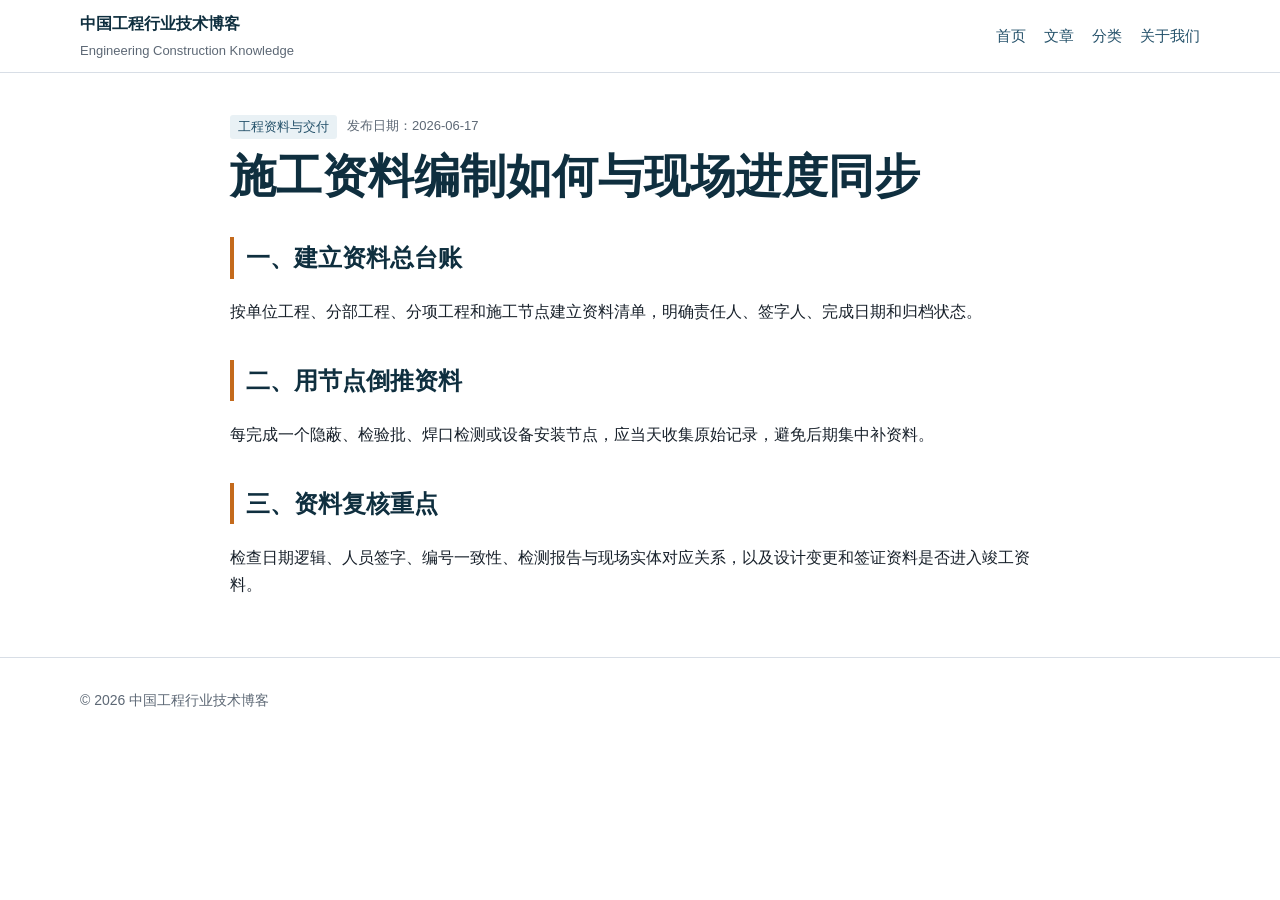
<file: articles/project-documents.html>
<!doctype html>
<html lang="zh-CN">
<head>
  <meta charset="utf-8">
  <meta name="viewport" content="width=device-width, initial-scale=1">
  <title>施工资料编制如何与现场进度同步</title>
  <meta name="description" content="工程施工资料编制方法，帮助项目资料员、技术员和质量员建立与现场进度同步的资料管理流程。">
  <link rel="stylesheet" href="../assets/style.css">
</head>
<body>
  <header class="site-header"><div class="wrap topbar"><a class="brand" href="../index.html">中国工程行业技术博客<span>Engineering Construction Knowledge</span></a><nav class="nav"><a href="../index.html">首页</a><a href="index.html">文章</a><a href="../categories/index.html">分类</a><a href="../about.html">关于我们</a></nav></div></header>
  <main class="section"><article class="wrap article">
    <div class="meta"><span class="tag">工程资料与交付</span><span>发布日期：2026-06-17</span></div>
    <h1>施工资料编制如何与现场进度同步</h1>
    <h2>一、建立资料总台账</h2><p>按单位工程、分部工程、分项工程和施工节点建立资料清单，明确责任人、签字人、完成日期和归档状态。</p>
    <h2>二、用节点倒推资料</h2><p>每完成一个隐蔽、检验批、焊口检测或设备安装节点，应当天收集原始记录，避免后期集中补资料。</p>
    <h2>三、资料复核重点</h2><p>检查日期逻辑、人员签字、编号一致性、检测报告与现场实体对应关系，以及设计变更和签证资料是否进入竣工资料。</p>
  </article></main>
  <footer class="footer"><div class="wrap">© 2026 中国工程行业技术博客</div></footer>
</body>
</html>
</file>
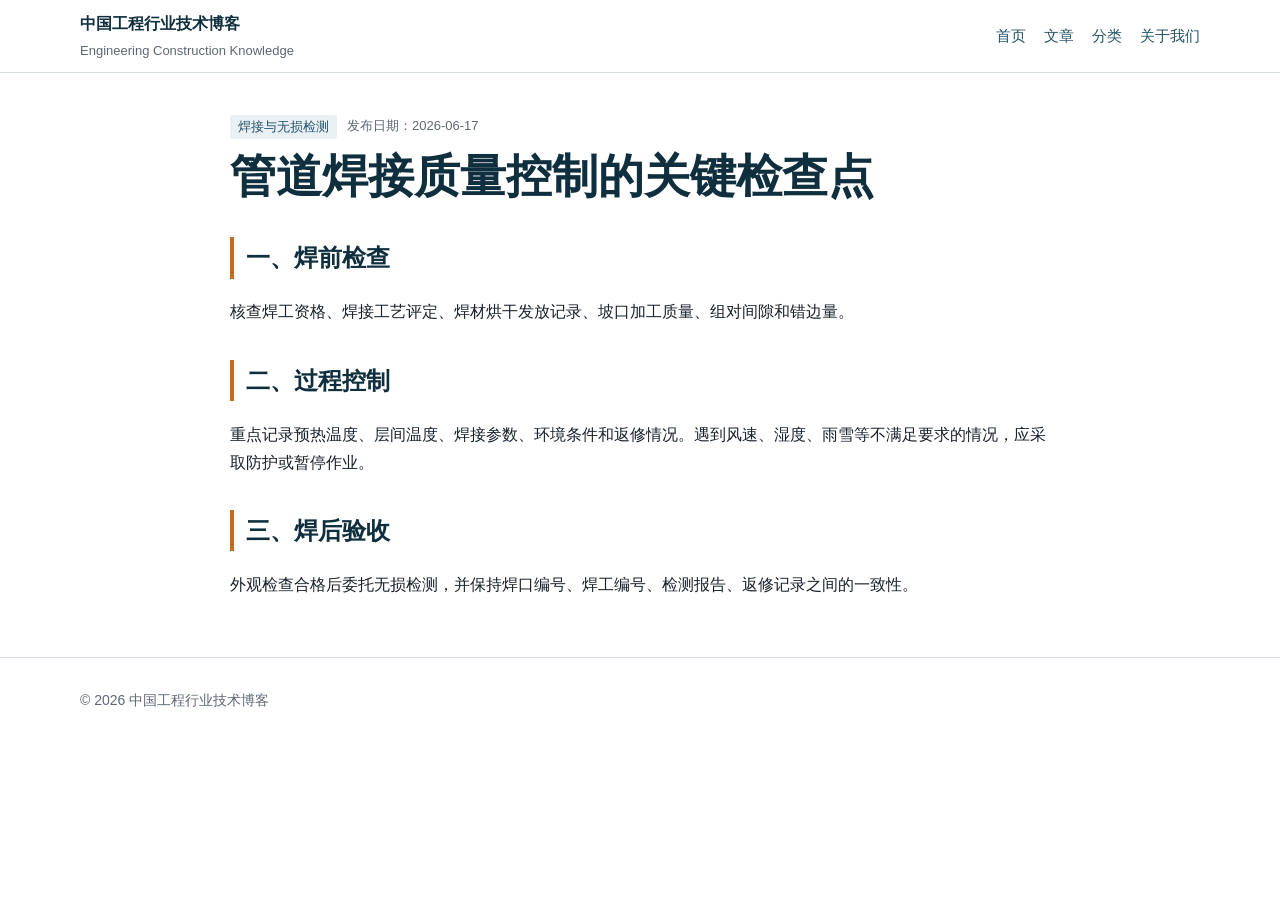
<file: articles/welding-quality.html>
<!doctype html>
<html lang="zh-CN">
<head>
  <meta charset="utf-8">
  <meta name="viewport" content="width=device-width, initial-scale=1">
  <title>管道焊接质量控制的关键检查点</title>
  <meta name="description" content="管道焊接质量控制文章，说明焊前准备、组对、焊接过程、外观验收和无损检测的检查重点。">
  <link rel="stylesheet" href="../assets/style.css">
</head>
<body>
  <header class="site-header"><div class="wrap topbar"><a class="brand" href="../index.html">中国工程行业技术博客<span>Engineering Construction Knowledge</span></a><nav class="nav"><a href="../index.html">首页</a><a href="index.html">文章</a><a href="../categories/index.html">分类</a><a href="../about.html">关于我们</a></nav></div></header>
  <main class="section"><article class="wrap article">
    <div class="meta"><span class="tag">焊接与无损检测</span><span>发布日期：2026-06-17</span></div>
    <h1>管道焊接质量控制的关键检查点</h1>
    <h2>一、焊前检查</h2><p>核查焊工资格、焊接工艺评定、焊材烘干发放记录、坡口加工质量、组对间隙和错边量。</p>
    <h2>二、过程控制</h2><p>重点记录预热温度、层间温度、焊接参数、环境条件和返修情况。遇到风速、湿度、雨雪等不满足要求的情况，应采取防护或暂停作业。</p>
    <h2>三、焊后验收</h2><p>外观检查合格后委托无损检测，并保持焊口编号、焊工编号、检测报告、返修记录之间的一致性。</p>
  </article></main>
  <footer class="footer"><div class="wrap">© 2026 中国工程行业技术博客</div></footer>
</body>
</html>
</file>
<file: assets/style.css>
:root {
  --ink: #18212b;
  --muted: #5d6875;
  --line: #d8dee6;
  --paper: #ffffff;
  --soft: #f4f7fa;
  --steel: #24516a;
  --safety: #c46a1c;
  --deep: #0f2f3f;
}

* {
  box-sizing: border-box;
}

body {
  margin: 0;
  color: var(--ink);
  background: var(--paper);
  font-family: -apple-system, BlinkMacSystemFont, "Segoe UI", "Microsoft YaHei", Arial, sans-serif;
  line-height: 1.72;
}

a {
  color: var(--steel);
  text-decoration: none;
}

a:hover {
  text-decoration: underline;
}

.site-header {
  border-bottom: 1px solid var(--line);
  background: #fff;
}

.wrap {
  width: min(1120px, calc(100% - 32px));
  margin: 0 auto;
}

.topbar {
  display: flex;
  align-items: center;
  justify-content: space-between;
  gap: 24px;
  min-height: 72px;
}

.brand {
  display: flex;
  flex-direction: column;
  gap: 2px;
  color: var(--deep);
  font-weight: 800;
  letter-spacing: 0;
}

.brand span {
  color: var(--muted);
  font-size: 13px;
  font-weight: 500;
}

.nav {
  display: flex;
  flex-wrap: wrap;
  gap: 18px;
  font-size: 15px;
}

.hero {
  background:
    linear-gradient(rgba(15, 47, 63, .86), rgba(15, 47, 63, .74)),
    url("https://images.unsplash.com/photo-1504917595217-d4dc5ebe6122?auto=format&fit=crop&w=1800&q=80") center/cover;
  color: #fff;
  padding: 72px 0 52px;
}

.hero h1 {
  max-width: 860px;
  margin: 0 0 18px;
  font-size: clamp(32px, 5vw, 58px);
  line-height: 1.12;
}

.hero p {
  max-width: 760px;
  margin: 0;
  color: #e6edf2;
  font-size: 18px;
}

.search-strip {
  margin-top: 32px;
  display: grid;
  grid-template-columns: 1fr auto;
  gap: 12px;
  max-width: 760px;
}

.search-strip input {
  min-height: 48px;
  padding: 0 16px;
  border: 1px solid rgba(255, 255, 255, .4);
  background: rgba(255, 255, 255, .96);
  border-radius: 4px;
  font-size: 16px;
}

.button {
  display: inline-flex;
  align-items: center;
  justify-content: center;
  min-height: 48px;
  padding: 0 18px;
  border-radius: 4px;
  background: var(--safety);
  color: #fff;
  font-weight: 700;
}

.section {
  padding: 42px 0;
}

.section-title {
  display: flex;
  align-items: end;
  justify-content: space-between;
  gap: 16px;
  margin-bottom: 20px;
}

.section-title h2,
.page-title h1 {
  margin: 0;
  color: var(--deep);
  line-height: 1.22;
}

.section-title p,
.page-title p {
  margin: 6px 0 0;
  color: var(--muted);
}

.grid {
  display: grid;
  grid-template-columns: repeat(3, 1fr);
  gap: 18px;
}

.two-col {
  display: grid;
  grid-template-columns: 2fr 1fr;
  gap: 28px;
}

.card,
.article-card,
.sidebox {
  border: 1px solid var(--line);
  border-radius: 6px;
  background: #fff;
}

.card {
  padding: 20px;
}

.card h3,
.article-card h3,
.sidebox h3 {
  margin: 0 0 8px;
  color: var(--deep);
  line-height: 1.35;
}

.card p,
.article-card p,
.sidebox p {
  margin: 0;
  color: var(--muted);
}

.article-card {
  padding: 20px;
}

.meta {
  display: flex;
  flex-wrap: wrap;
  gap: 10px;
  margin-bottom: 10px;
  color: var(--muted);
  font-size: 13px;
}

.tag {
  display: inline-flex;
  align-items: center;
  min-height: 24px;
  padding: 0 8px;
  border-radius: 3px;
  background: #e9f1f5;
  color: var(--steel);
  font-size: 13px;
}

.band {
  background: var(--soft);
}

.sidebox {
  padding: 18px;
  margin-bottom: 16px;
}

.link-list {
  margin: 0;
  padding: 0;
  list-style: none;
}

.link-list li {
  padding: 9px 0;
  border-bottom: 1px solid var(--line);
}

.link-list li:last-child {
  border-bottom: 0;
}

.page-title {
  padding: 38px 0 22px;
  border-bottom: 1px solid var(--line);
}

.article {
  max-width: 820px;
}

.article h1 {
  margin: 0 0 10px;
  color: var(--deep);
  font-size: clamp(30px, 4vw, 46px);
  line-height: 1.18;
}

.article h2 {
  margin-top: 34px;
  color: var(--deep);
  border-left: 4px solid var(--safety);
  padding-left: 12px;
}

.article table {
  width: 100%;
  border-collapse: collapse;
  margin: 16px 0;
}

.table-wrap {
  width: 100%;
  overflow-x: auto;
  margin: 16px 0;
}

.table-wrap table {
  min-width: 720px;
  margin: 0;
}

.article th,
.article td {
  border: 1px solid var(--line);
  padding: 10px;
  text-align: left;
  vertical-align: top;
}

.article th {
  background: var(--soft);
}

.notice {
  border-left: 4px solid var(--safety);
  background: #fff7ef;
  padding: 14px 16px;
  margin: 18px 0;
}

.footer {
  padding: 30px 0;
  border-top: 1px solid var(--line);
  color: var(--muted);
  font-size: 14px;
}

@media (max-width: 840px) {
  .topbar,
  .section-title {
    align-items: flex-start;
    flex-direction: column;
  }

  .search-strip,
  .grid,
  .two-col {
    grid-template-columns: 1fr;
  }
}
</file>
